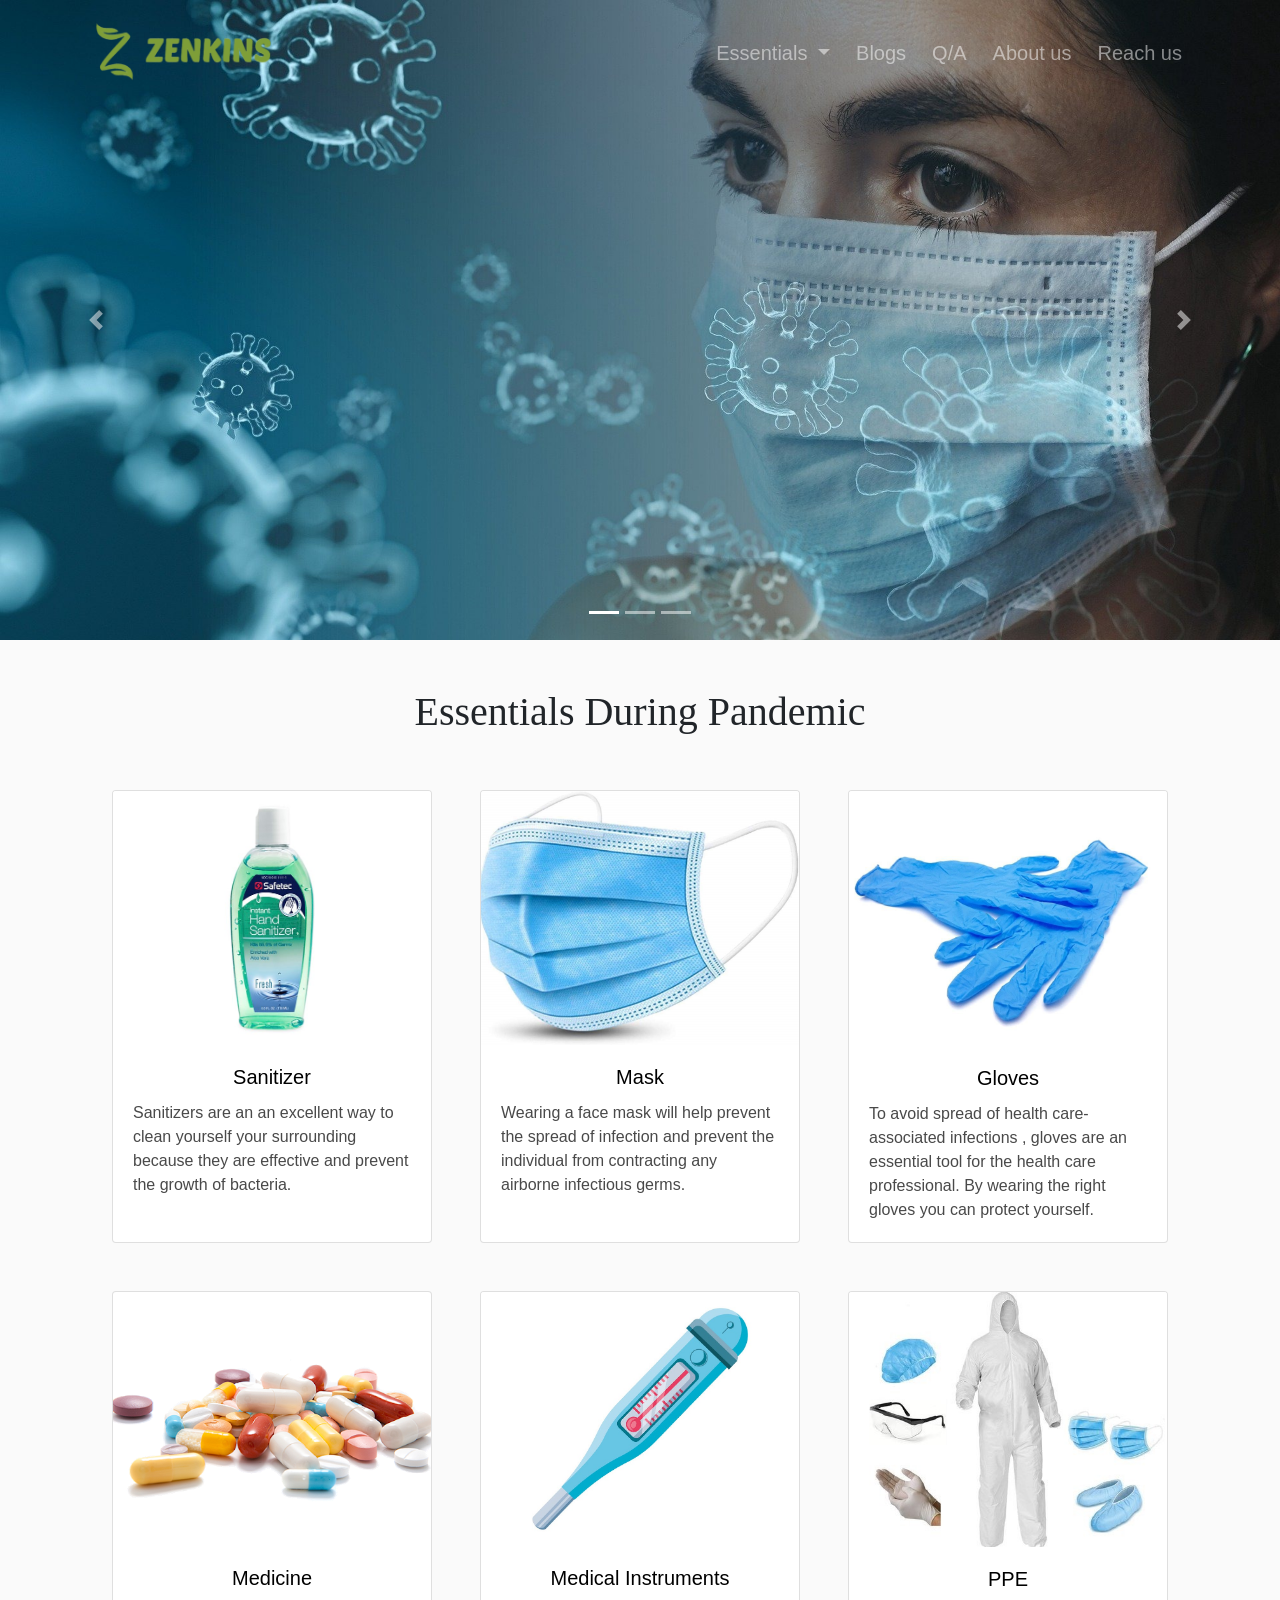
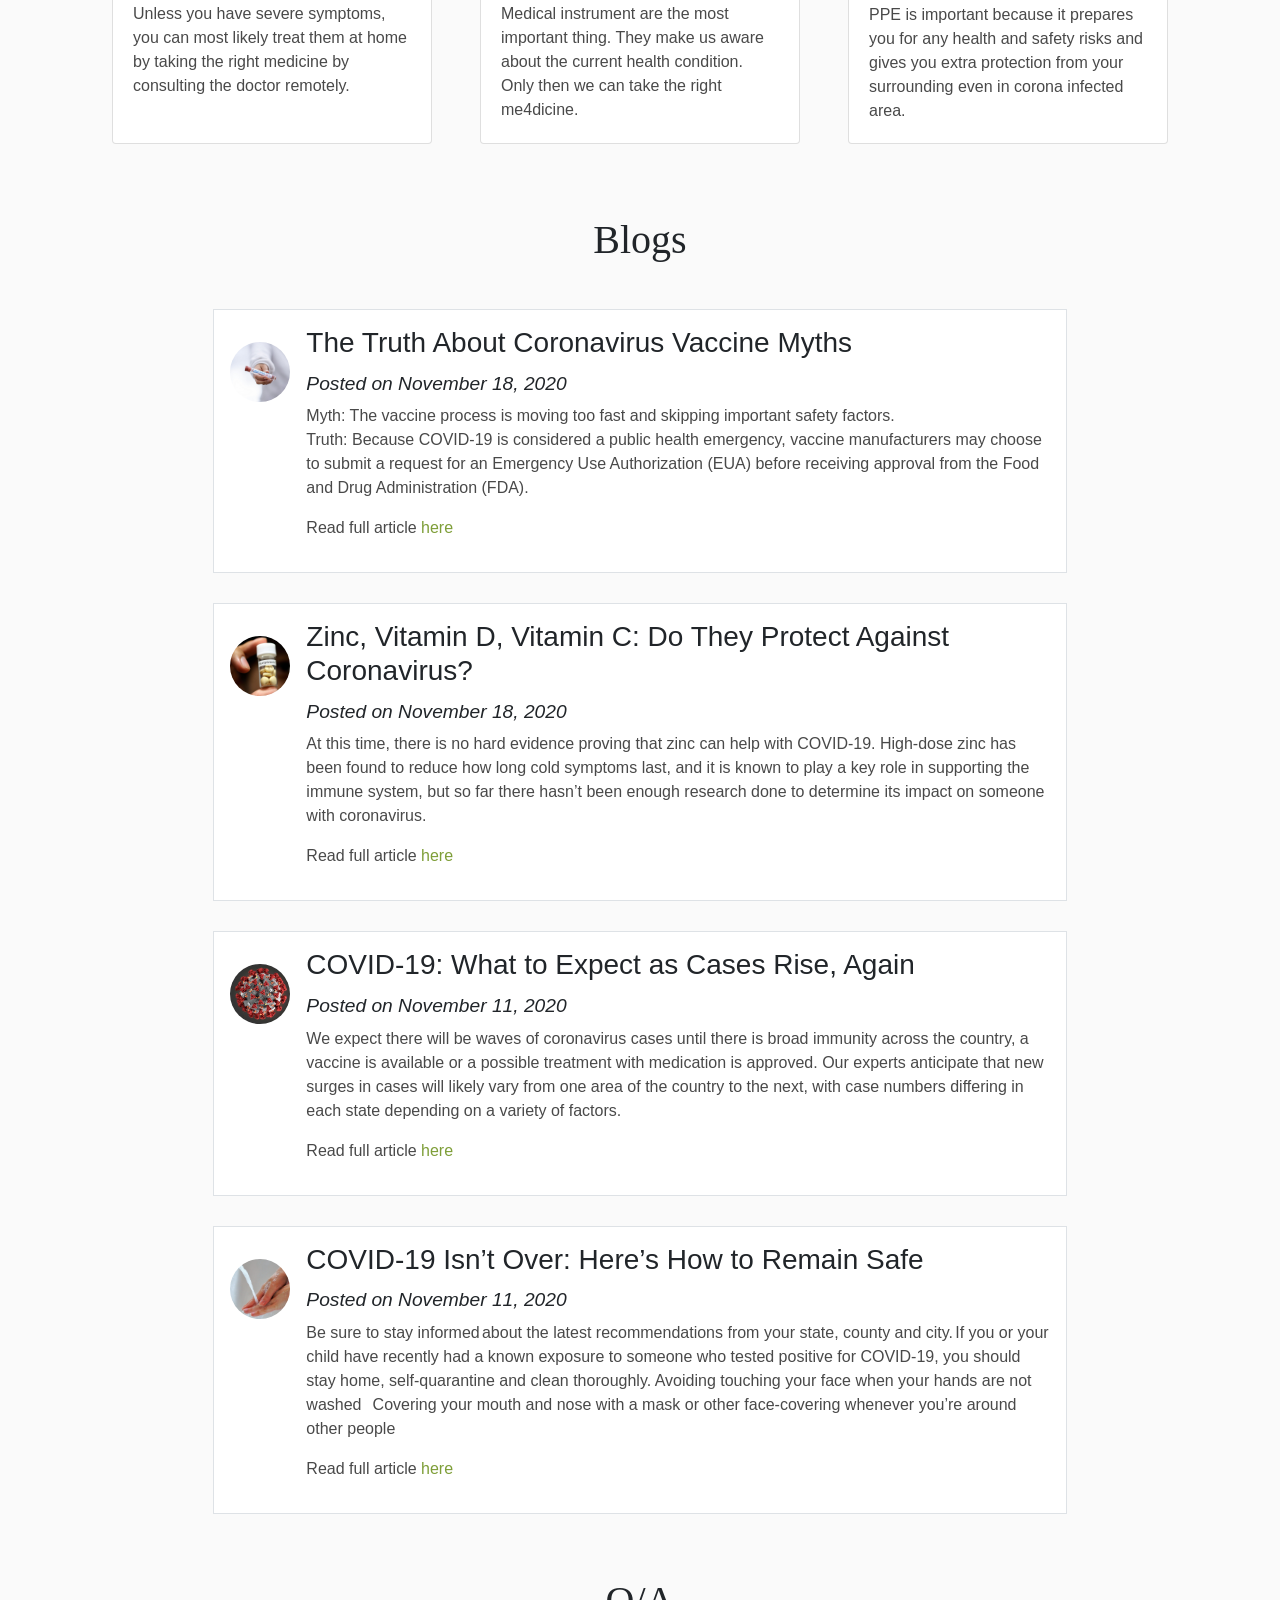
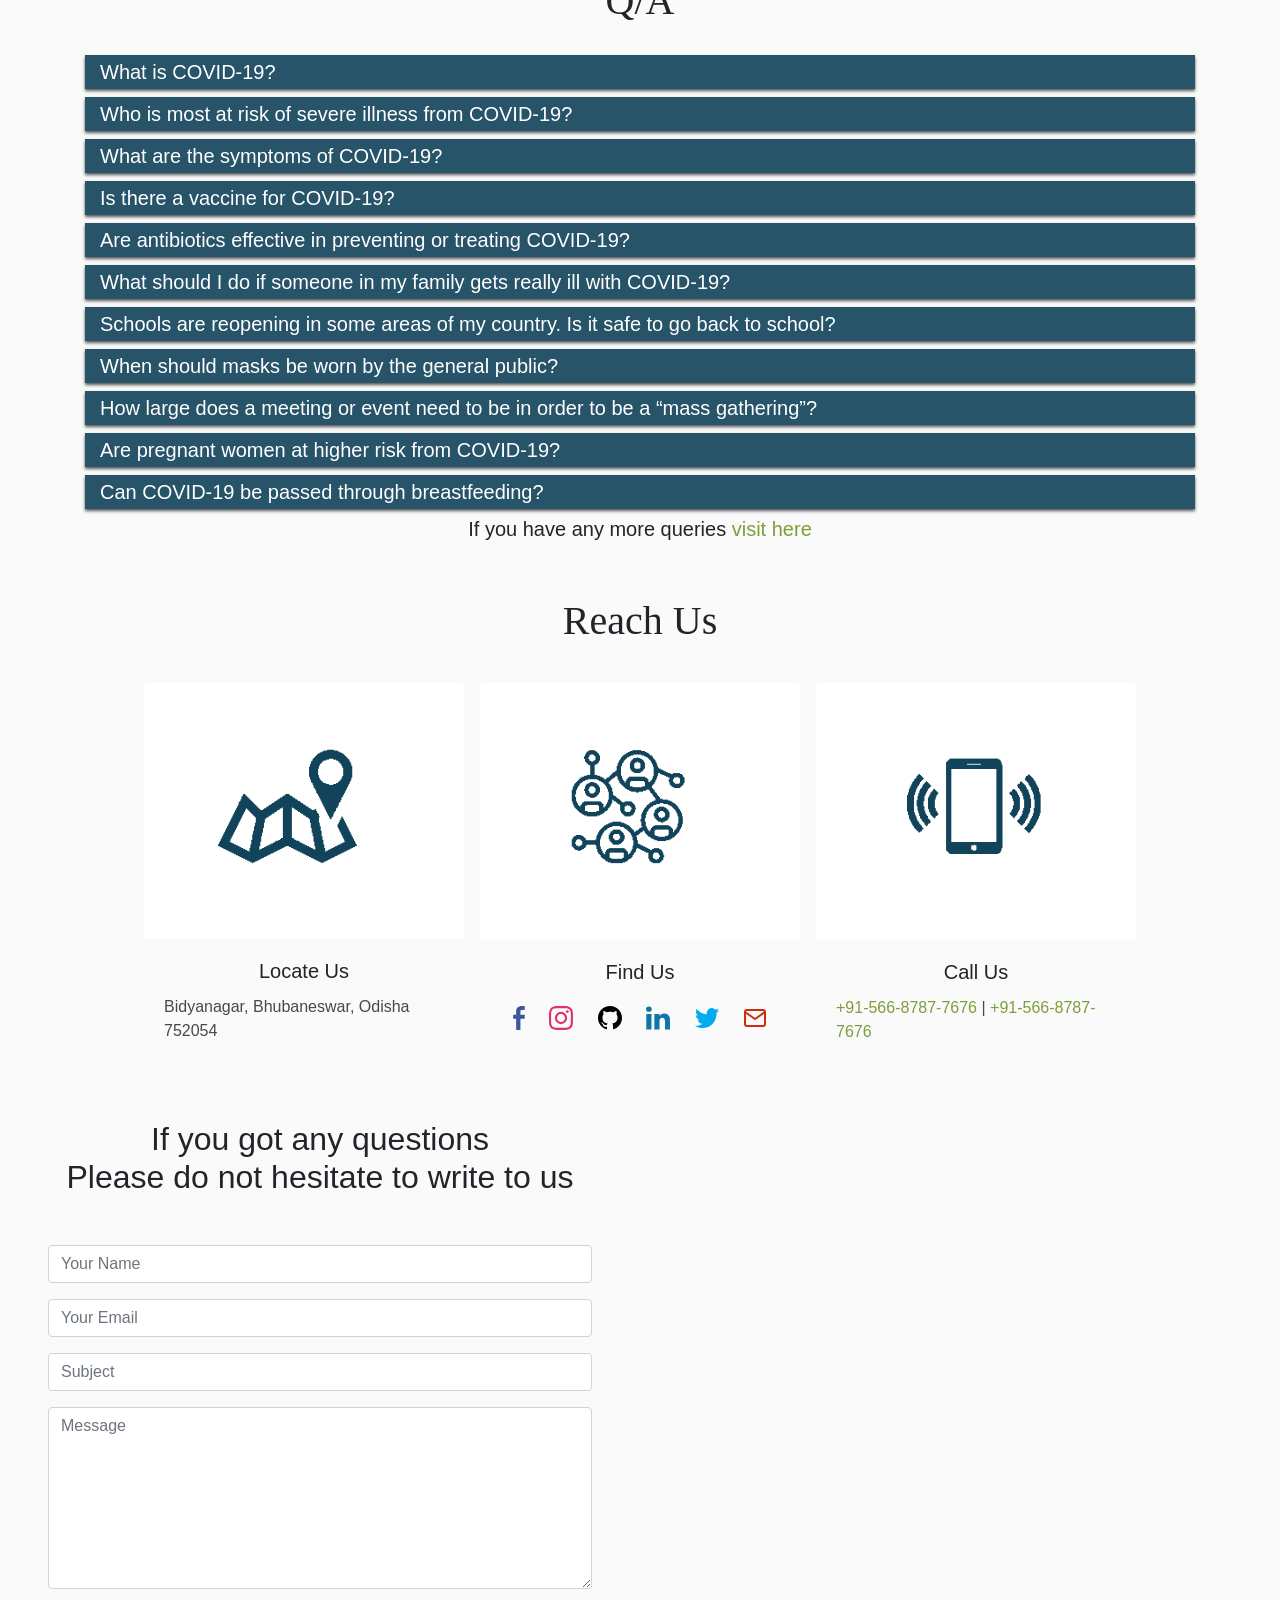
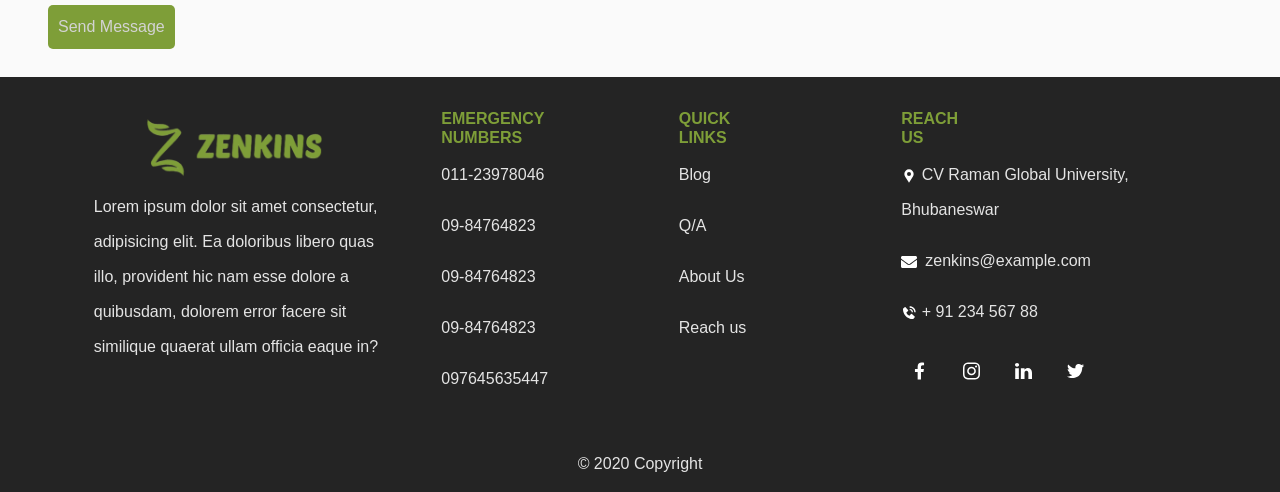
<file: index.html>
<!DOCTYPE html>
<html lang="en">
<head>
    <meta charset="UTF-8">
    <meta name="viewport" content="width=device-width, initial-scale=1.0">
    <title>Zenkins</title>
    <link rel="icon" href="img/titleimage.png">
    <link rel="stylesheet" href="css/style.css">
    <!-- <link rel="stylesheet" href="https://maxcdn.bootstrapcdn.com/bootstrap/3.4.1/css/bootstrap.min.css">-->
  <script src="https://ajax.googleapis.com/ajax/libs/jquery/3.5.1/jquery.min.js"></script>
  <!-- <script src="https://maxcdn.bootstrapcdn.com/bootstrap/3.4.1/js/bootstrap.min.js"></script>  -->
  <link rel="stylesheet" href="https://stackpath.bootstrapcdn.com/bootstrap/4.3.1/css/bootstrap.min.css" integrity="sha384-ggOyR0iXCbMQv3Xipma34MD+dH/1fQ784/j6cY/iJTQUOhcWr7x9JvoRxT2MZw1T" crossorigin="anonymous">
<script src="https://stackpath.bootstrapcdn.com/bootstrap/4.3.1/js/bootstrap.min.js" integrity="sha384-JjSmVgyd0p3pXB1rRibZUAYoIIy6OrQ6VrjIEaFf/nJGzIxFDsf4x0xIM+B07jRM" crossorigin="anonymous"></script>
<script src="js/app.js"></script>
<link rel="stylesheet" href="https://maxcdn.bootstrapcdn.com/font-awesome/4.5.0/css/font-awesome.min.css">
</head>
<body>
  
  <nav class="navbar navbar-expand-lg navbar-dark fixed-top">
    <div class="container">
      <a class="navbar-brand" href="index.html">
            <img src="img/logo.png" alt="">
          </a>
      <button class="navbar-toggler" type="button" data-toggle="collapse" data-target="#navbarResponsive" aria-controls="navbarResponsive" aria-expanded="false" aria-label="Toggle navigation">
            <span class="navbar-toggler-icon"></span>
          </button>
      <div class="collapse navbar-collapse" id="navbarResponsive">
        <ul class="navbar-nav ml-auto">
          
          
          
          <li class="dropdown nav-item">
            <a class="dropdown-toggle nav-link" data-toggle="dropdown" href="#">Essentials
            <span class="caret"></span></a>
            <ul class="dropdown-menu">
              <li><a href="sanitizer.html">Sanitizer</a></li>
              <li><a href="mask.html">Mask</a></li>
              <li><a href="gloves.html">Gloves</a></li>
              <li><a href="medicines.html">Medicines</a></li>
              <li><a href="instruments.html">Medical Instrument</a></li>
              <li><a href="ppe.html">PPE Kit</a></li>
            </ul>
          </li>
          <li class="nav-item">
            <a class="nav-link" href="index.html#blog">Blogs</a>
          </li>
          <li class="nav-item">
            <a class="nav-link" href="index.html#qna">Q/A</a>
          </li>
          <li class="nav-item ">
            <a class="nav-link" href="about.html">About us
                  
            </a>
          </li>
          <li class="nav-item">
            <a class="nav-link" href="index.html#reachus">Reach us</a>
          </li>
        </ul>
      </div>
    </div>
  </nav>

    <section class="">
        
        <div id="carouselExampleIndicators" class="carousel slide" data-ride="carousel">
            <ol class="carousel-indicators">
              <li data-target="#carouselExampleIndicators" data-slide-to="0" class="active"></li>
              <li data-target="#carouselExampleIndicators" data-slide-to="1"></li>
              <li data-target="#carouselExampleIndicators" data-slide-to="2"></li>
            </ol>
            <div class="carousel-inner">
              <div class="carousel-item active">
                <img class="d-block w-100" src="img/banner1.jpg" alt="First slide">
               
              </div>
              <div class="carousel-item">
                <img class="d-block w-100" src="img/banner2.jpg" alt="Second slide">
               
              </div>
              <div class="carousel-item">
                <img class="d-block w-100" src="img/banner3.jpg" alt="Third slide">
               
              </div>
            </div>
            <a class="carousel-control-prev" href="#carouselExampleIndicators" role="button" data-slide="prev">
              <span class="carousel-control-prev-icon" aria-hidden="true"></span>
              <span class="sr-only">Previous</span>
            </a>
            <a class="carousel-control-next" href="#carouselExampleIndicators" role="button" data-slide="next">
              <span class="carousel-control-next-icon" aria-hidden="true"></span>
              <span class="sr-only">Next</span>
            </a>
          </div></section>

          <section class=" my-5" id="essentials">
      
              
            <div class="col-xl-12">
                <h1 class="heading">Essentials during pandemic</h1>
            
            <div class="row">
              
        <div class="card col-xl-3 col-xs-4 col-md-4 col-lg-3 m-4">
          <a href="sanitizer.html">
          <img
            src="img/sanitizer.jpg"
            class="card-img-top"
            alt="..."
          />
          <div class="card-body">
            <h5 class="card-title">Sanitizer</h5>
            <p class="card-text">
             Sanitizers are an an excellent way to clean yourself  your surrounding because they are effective and prevent the growth of bacteria. 
            </p>
          </div>
        </a>
        </div>
        <div class="card col-xl-3 col-xs-4 col-md-4 col-lg-3 m-4">
          <a href="mask.html">
          <img
            src="img/mask.jpg"
            class="card-img-top"
            alt="..."
          />
          <div class="card-body">
            <h5 class="card-title">Mask</h5>
            <p class="card-text">
              Wearing a face mask will help prevent the spread of infection and prevent the individual from contracting any airborne infectious germs. 
            </p>
          </div>
        </a>
        </div>
        <div class="card col-xl-3 col-xs-4 col-md-4 col-lg-3  m-4">
          <a href="gloves.html">
          <img
            src="img/gloves.jpg"
            class="card-img-top"
            alt="..."
          />
          <div class="card-body">
            <h5 class="card-title">Gloves</h5>
            <p class="card-text">
              To avoid spread of health care-associated infections , gloves are an essential tool for the health care professional. By wearing the right gloves you can protect yourself.
            </p>
          </div>
        </a>
        </div>
        
        <div class="card col-xl-3 col-xs-4 col-md-4 col-lg-3 m-4">
          <a href="medicines.html">
          <img
            src="img/medicines.png"
            class="card-img-top"
            alt="..."
          />
          <div class="card-body">
            <h5 class="card-title">Medicine</h5>
            <p class="card-text">
              Unless you have severe symptoms, you can most likely treat them at home by taking the right medicine by consulting the doctor remotely.
            </p>
          </div>
        </a>
        </div> 
        <div class="card col-xl-3 col-xs-4 col-md-4 col-lg-3 m-4">
          <a href="instruments.html">
          <img
            src="img/instrument.jpg"
            class="card-img-top"
            alt="..."
          />
          <div class="card-body">
            <h5 class="card-title">Medical Instruments</h5>
            <p class="card-text">
            Medical instrument are the most important thing. They make us aware about the current health condition. Only then we can take the right me4dicine.
            </p>
          </div>
        </a>
        </div>
        <div class="card col-xl-3 col-xs-4 col-md-4 col-lg-3 m-4">
          <a href="ppe.html">
          <img
            src="img/ppe.jpg"
            class="card-img-top"
            alt="..."
          />
          <div class="card-body">
            <h5 class="card-title">PPE</h5>
            <p class="card-text">
              PPE is important because it prepares you for any health and safety risks and gives you extra protection from your surrounding even in corona infected area.
            </p>
          </div>
        </a>
        </div>



</div>

    </div>
</section>

<section class="mt-5 mb-5" id="blog">
  <div class="col-xl-12">
    <h1 class="heading">Blogs</h1>

<div class="row">
       <div class="col-xl-8  gapp">
        <div class="media border p-3">
          <img src="img/blog1.jpg" alt="John Doe" class="mr-3 mt-3 rounded-circle" style="width:60px;">
          <div class="media-body">
            <h3>The Truth About Coronavirus Vaccine Myths</h3>
            <h4> <small><i>Posted on November 18, 2020</i></small></h4>
            <p>Myth: The vaccine process is moving too fast and skipping important safety factors. <br>

              Truth: Because COVID-19 is considered a public health emergency, vaccine manufacturers may choose to submit a request for an Emergency Use Authorization (EUA) before receiving approval from the Food and Drug Administration (FDA). </p> 
            <p>Read full article <a class="visithere" href="https://www.adventhealth.com/coronavirus-resource-hub/blog/truth-about-coronavirus-vaccine-myths" target="_blank" > here</a></p>
          </div>
        </div>
       </div>
       <div class="col-xl-8  gapp">
        <div class="media border p-3">
          <img src="img/blog2.jpg" alt="John Doe" class="mr-3 mt-3 rounded-circle" style="width:60px;">
          <div class="media-body">
            <h3>Zinc, Vitamin D, Vitamin C: Do They Protect Against Coronavirus?</h3>
            <h4> <small><i>Posted on November 18, 2020</i></small></h4>
            <p>At this time, there is no hard evidence proving that zinc can help with COVID-19. High-dose zinc has been found to reduce how long cold symptoms last, and it is known to play a key role in supporting the immune system, but so far there hasn’t been enough research done to determine its impact on someone with coronavirus.  </p>
            <p>Read full article <a class="visithere" href="https://www.adventhealth.com/coronavirus-resource-hub/blog/zinc-vitamin-d-vitamin-c-do-they-protect-against-coronavirus" target="_blank" > here</a></p>
          </div>
        </div>
       </div>
       
       <div class="col-xl-8  gapp">
        <div class="media border p-3">
          <img src="img/blog3.jpg" alt="John Doe" class="mr-3 mt-3 rounded-circle" style="width:60px;">
          <div class="media-body">
            <h3>COVID-19: What to Expect as Cases Rise, Again</h3>
            <h4> <small><i>Posted on November 11, 2020</i></small></h4>
            <p>We expect there will be waves of coronavirus cases until there is broad immunity across the country, a vaccine is available or a possible treatment with medication is approved. Our experts anticipate that new surges in cases will likely vary from one area of the country to the next, with case numbers differing in each state depending on a variety of factors.  </p>
            <p>Read full article <a class="visithere" href="https://www.adventhealth.com/coronavirus-resource-hub/blog/covid-19-what-expect-cases-rise-again" target="_blank" > here</a></p>
          </div>
        </div>
       </div>
       <div class="col-xl-8  gapp">
        <div class="media border p-3">
          <img src="img/blog4.jpg" alt="John Doe" class="mr-3 mt-3 rounded-circle" style="width:60px;">
          <div class="media-body">
            <h3>COVID-19 Isn’t Over: Here’s How to Remain Safe</h3>
            <h4> <small><i>Posted on November 11, 2020</i></small></h4>
            <p>Be sure to stay informed about the latest recommendations from your state, county and city. If you or your child have recently had a known exposure to someone who tested positive for COVID-19, you should stay home, self-quarantine and clean thoroughly. Avoiding touching your face when your hands are not washed    

              Covering your mouth and nose with a mask or other face-covering whenever you’re around other people   </p>
            <p>Read full article <a class="visithere" href="https://www.adventhealth.com/coronavirus-resource-hub/blog/covid-19-isnt-over-heres-how-remain-safe" target="_blank" > here</a></p>
          </div>
        </div>
       </div>
  
 
 

</div>

</div>

</section>
<section class="mt-5 mb-5 qa" id="qna">
  <div class="col-xl-12">
    <h1 class="heading">Q/A</h1>
    <div class="row">
      <div class="container">
        <div class="panel-group" id="accordion">

          <div class="panel panel-default">
            <a data-toggle="collapse" data-parent="#accordion" href="#collapse1">
            <div class="panel-heading">
              <h5 class="panel-title">
                What is COVID-19?
              </h5>
            </div>
          </a>
            <div id="collapse1" class="panel-collapse collapse in">
              <div class="panel-body"><p>COVID-19 is the disease caused by a new coronavirus called SARS-CoV-2.  WHO first learned of this new virus on 31 December 2019, following a report of a cluster of cases of ‘viral pneumonia’ in Wuhan, People’s Republic of China.</p></div>
            </div>
          </div>

          <div class="panel panel-default">
            <a data-toggle="collapse" data-parent="#accordion" href="#collapse2">
            <div class="panel-heading">
              <h5 class="panel-title">
                Who is most at risk of severe illness from COVID-19?
              </h5>
            </div>
          </a>
            <div id="collapse2" class="panel-collapse collapse">
              <div class="panel-body"><p>People aged 60 years and over, and those with underlying medical problems like high blood pressure, heart and lung problems, diabetes, obesity or cancer, are at higher risk of developing serious illness.
                <br> However, anyone can get sick with COVID-19 and become seriously ill or die at any age. </p> </div>
            </div>
          </div>

          <div class="panel panel-default">
            <a data-toggle="collapse" data-parent="#accordion" href="#collapse3">
            <div class="panel-heading">
              <h5 class="panel-title">
                What are the symptoms of COVID-19?
              </h5>
            </div>
          </a>
            <div id="collapse3" class="panel-collapse collapse">
              <div class="panel-body"><p>The most common symptoms of COVID-19 are:Fever,Dry cough and Fatigue </p> 
                <p>  Other symptoms that are less common and may affect some patients include:
                Loss of taste or smell, 
                Nasal congestion, 
                Conjunctivitis (also known as red eyes), 
                Sore throat, 
                Headache, 
                Muscle or joint pain, 
                Different types of skin rash, 
                Nausea or vomiting, 
                Diarrhea, 
                Chills or dizziness. </p> 
                <p>  Symptoms of severe COVID‐19 disease include:
                 Shortness of breath,
                Loss of appetite,
                Confusion,
                Persistent pain or pressure in the chest,
                High temperature (above 38 °C).</p> 
                <p> People of all ages who experience fever and/or cough associated with difficulty breathing or shortness of breath, chest pain or pressure, or loss of speech or movement should seek medical care immediately. If possible, call your health care provider, hotline or health facility first, so you can be directed to the right clinic.</p></div>
            </div>
          </div>

          <div class="panel panel-default">
            <a data-toggle="collapse" data-parent="#accordion" href="#collapse4">
            <div class="panel-heading">
              <h5 class="panel-title">
                Is there a vaccine for COVID-19?

              </h5>
            </div>
          </a>
            <div id="collapse4" class="panel-collapse collapse">
              <div class="panel-body"><p>Not yet. Many potential vaccines for COVID-19 are being studied, and several large clinical trials may report results
                 later this year. If a vaccine is proven safe and effective, it must be approved by national regulators, manufactured, and distributed.
                  WHO is working with partners around the world to help coordinate key steps in this process. WHO is working through the ACT-Accelerator to facilitate equitable access to a safe and effective vaccine for the billions of people who will need it, once it is available.</p></div>
            </div>
          </div>

          <div class="panel panel-default">
            <a data-toggle="collapse" data-parent="#accordion" href="#collapse5">
            <div class="panel-heading">
              <h5 class="panel-title">
                Are antibiotics effective in preventing or treating COVID-19?
              </h5>
            </div>
          </a>
            <div id="collapse5" class="panel-collapse collapse">
              <div class="panel-body">  <p>Antibiotics do not work against viruses; they only work on bacterial infections.
                 COVID-19 is caused by a virus, so antibiotics do not work. Antibiotics should not be used as a means of prevention or treatment of COVID-19.</p> 

               <p>In hospitals, physicians will sometimes use antibiotics to prevent or treat secondary bacterial infections which can be
                  a complication of COVID-19 in severely ill patients. They should only be used as directed by a physician to treat a bacterial infection.</p></div>
            </div>
          </div>

          <div class="panel panel-default">
            <a data-toggle="collapse" data-parent="#accordion" href="#collapse6">
            <div class="panel-heading">
              <h5 class="panel-title">
                What should I do if someone in my family gets really ill with COVID-19?
              </h5>
            </div>
          </a>
            <div id="collapse6" class="panel-collapse collapse">
              <div class="panel-body"><p>
                Seek medical care, if members of your family get seriously ill.  If possible, either you or an adult should phone the local or national COVID-19 
                emergency number for advice on where and how you could get care. If your family member is confirmed as having COVID-19, you must be prepared that
                 you and other known contacts will need to monitor your symptoms,
                 and continue to self-quarantine for 14 days, even if you feel healthy.
              </p></div>
            </div>
          </div>

          <div class="panel panel-default">
            <a data-toggle="collapse" data-parent="#accordion" href="#collapse11">
            <div class="panel-heading">
              <h5 class="panel-title">
                Schools are reopening in some areas of my country. Is it safe to go back to school?
              </h5>
            </div>
          </a>
            <div id="collapse11" class="panel-collapse collapse">
              <div class="panel-body"><p>
                A decision to reopen schools in every country and area is made based on careful assessment of the situation, with consensus among all the key parties involved, including the health and education policy-makers, teachers and other school staff, parents and health and community workers. In addition, the reopening of schools are carefully planned and prepared, with all necessary measures in place to protect the safety and health of everyone in the school community. </p>

                <p>Therefore, if your school reopens, you should feel assured it is safe for you to go back to school – provided that you strictly follow the guidelines and rules that will be provided by your school. </p>

                  <p>Of course, if you have any concerns with going back to school, do not hesitate to speak out to your teachers and parents or guardians. 
              </p></div>
            </div>
          </div>
          <div class="panel panel-default">
            <a data-toggle="collapse" data-parent="#accordion" href="#collapse7">
            <div class="panel-heading">
              <h5 class="panel-title">
                When should masks be worn by the general public?
              </h5>
            </div>
          </a>
            <div id="collapse7" class="panel-collapse collapse">
              <div class="panel-body"><p>Within wider environments where the virus is spreading, masks should be worn by the general public in settings where it is not possible to maintain at least 1 meter from others. Examples of these settings include indoor locations that are crowded and have poor ventilation, public transport and places of high population density – among others. </p>
              </div>
            </div>
          </div>
          <div class="panel panel-default">
            <a data-toggle="collapse" data-parent="#accordion" href="#collapse8">
            <div class="panel-heading">
              <h5 class="panel-title">
                How large does a meeting or event need to be in order to be a “mass gathering”?
              </h5>
            </div>
          </a>
            <div id="collapse8" class="panel-collapse collapse">
              <div class="panel-body"><p>High profile international sporting events such as the Olympics or World Cups as well as international religious
                 events such as the Hajj count as mass gatherings. However, lower profile conferences and events can also meet WHO’s definition of a mass 
                 gathering. An event counts as a “mass gatherings” if the number of people it brings together is so large that it has the potential to 
                 strain the planning and response resources of the health system in the community where it takes place. You need to consider the location 
                 and duration of the event as well as the number of participants. For example, if the event takes place over several days in a small island 
                 state where the capacity of the health system is quite limited then even an event with just a few thousand participants could place a big 
                 strain on the health system and then be considered a “mass gathering” event. Conversely, if the event is held in a big city in a country 
                 with a large, well-resourced health system and lasts just a few hours, the event may not constitute a “mass gathering” event. </p></div>
            </div>
          </div>
          <div class="panel panel-default">
            <a data-toggle="collapse" data-parent="#accordion" href="#collapse9">
            <div class="panel-heading">
              <h5 class="panel-title">
                Are pregnant women at higher risk from COVID-19?
              </h5>
            </div>
          </a>
            <div id="collapse9" class="panel-collapse collapse">
              <div class="panel-body"><p> Pregnant women or recently pregnant women who are  older, overweight, and have pre-existing medical conditions such as hypertension and diabetes seem to have an increased  risk of developing severe COVID-19. When pregnant women develop severe disease, they also seem to more often require care in intensive care units than non-pregnant women of reproductive age.</p></div>
            </div>
          </div>
          <div class="panel panel-default">
            <a data-toggle="collapse" data-parent="#accordion" href="#collapse10">
            <div class="panel-heading">
              <h5 class="panel-title">
                Can COVID-19 be passed through breastfeeding?

              </h5>
            </div>
          </a>
            <div id="collapse10" class="panel-collapse collapse">
              <div class="panel-body"><p>Transmission of active COVID-19 (virus that can cause infection) through breast milk and breastfeeding has not been detected to date. There is no reason to avoid or stop breastfeeding.</p></div>
            </div>
          </div>




        </div> 
      </div>
      <h5>If you have any more queries <a class="visithere" href="https://www.who.int/emergencies/diseases/novel-coronavirus-2019/question-and-answers-hub" target="_blank">visit here</a></h5>
    </div>
</div>

</section>
<section class="mt-5 mb-5" id="reachus">
  <div class="col-xl-12">
    <h1 class="heading">Reach us</h1>

<div class="row">
       
  <div class=" col-xl-3 col-xs-4 col-md-4 col-lg-3 m-2">
   
    <img
    src="img/map.png"
    class="card-img-top"
    alt="..."
  />
    <div class="card-body">
      <h5 class="card-title">Locate us</h5>
      <p class="card-text">
        Bidyanagar,  Bhubaneswar, Odisha 752054
      </p>
    </div>
  
  </div>
  <div class="col-xl-3 col-xs-4 col-md-4 col-lg-3 m-2">
    
    <img
      src="img/network.png"
      class="card-img-top"
      alt="..."
    />
    <div class="card-body ">
      <h5 class="card-title">Find us</h5>
      <p class="card-text social ">
      <a href=""> <svg xmlns="http://www.w3.org/2000/svg" xmlns:xlink="http://www.w3.org/1999/xlink" aria-hidden="true" focusable="false" width="0.75em" height="1.5em" style="-ms-transform: rotate(360deg); -webkit-transform: rotate(360deg); transform: rotate(360deg);" preserveAspectRatio="xMidYMid meet" viewBox="0 0 486.037 1000"><path d="M124.074 1000V530.771H0V361.826h124.074V217.525C124.074 104.132 197.365 0 366.243 0C434.619 0 485.18 6.555 485.18 6.555l-3.984 157.766s-51.564-.502-107.833-.502c-60.9 0-70.657 28.065-70.657 74.646v123.361h183.331l-7.977 168.945H302.706V1000H124.074" fill="#3b5998"/></svg>
       <a href=""><svg xmlns="http://www.w3.org/2000/svg" xmlns:xlink="http://www.w3.org/1999/xlink" aria-hidden="true" focusable="false" width="1.5em" height="1.5em" style="-ms-transform: rotate(360deg); -webkit-transform: rotate(360deg); transform: rotate(360deg);" preserveAspectRatio="xMidYMid meet" viewBox="0 0 32 32"><path d="M16 0c-4.349 0-4.891.021-6.593.093c-1.709.084-2.865.349-3.885.745a7.847 7.847 0 0 0-2.833 1.849A7.757 7.757 0 0 0 .84 5.52C.444 6.54.179 7.696.095 9.405c-.077 1.703-.093 2.244-.093 6.593s.021 4.891.093 6.593c.084 1.704.349 2.865.745 3.885a7.847 7.847 0 0 0 1.849 2.833a7.757 7.757 0 0 0 2.833 1.849c1.02.391 2.181.661 3.885.745c1.703.077 2.244.093 6.593.093s4.891-.021 6.593-.093c1.704-.084 2.865-.355 3.885-.745a7.847 7.847 0 0 0 2.833-1.849a7.716 7.716 0 0 0 1.849-2.833c.391-1.02.661-2.181.745-3.885c.077-1.703.093-2.244.093-6.593s-.021-4.891-.093-6.593c-.084-1.704-.355-2.871-.745-3.885a7.847 7.847 0 0 0-1.849-2.833A7.716 7.716 0 0 0 26.478.838c-1.02-.396-2.181-.661-3.885-.745C20.89.016 20.349 0 16 0zm0 2.88c4.271 0 4.781.021 6.469.093c1.557.073 2.405.333 2.968.553a4.989 4.989 0 0 1 1.844 1.197a4.931 4.931 0 0 1 1.192 1.839c.22.563.48 1.411.553 2.968c.072 1.688.093 2.199.093 6.469s-.021 4.781-.099 6.469c-.084 1.557-.344 2.405-.563 2.968c-.303.751-.641 1.276-1.199 1.844a5.048 5.048 0 0 1-1.844 1.192c-.556.22-1.416.48-2.979.553c-1.697.072-2.197.093-6.479.093s-4.781-.021-6.48-.099c-1.557-.084-2.416-.344-2.979-.563c-.76-.303-1.281-.641-1.839-1.199c-.563-.563-.921-1.099-1.197-1.844c-.224-.556-.48-1.416-.563-2.979c-.057-1.677-.084-2.197-.084-6.459c0-4.26.027-4.781.084-6.479c.083-1.563.339-2.421.563-2.979c.276-.761.635-1.281 1.197-1.844c.557-.557 1.079-.917 1.839-1.199c.563-.219 1.401-.479 2.964-.557c1.697-.061 2.197-.083 6.473-.083zm0 4.907A8.21 8.21 0 0 0 7.787 16A8.21 8.21 0 0 0 16 24.213A8.21 8.21 0 0 0 24.213 16A8.21 8.21 0 0 0 16 7.787zm0 13.546c-2.948 0-5.333-2.385-5.333-5.333s2.385-5.333 5.333-5.333c2.948 0 5.333 2.385 5.333 5.333S18.948 21.333 16 21.333zM26.464 7.459a1.923 1.923 0 0 1-1.923 1.921a1.919 1.919 0 1 1 0-3.838c1.057 0 1.923.86 1.923 1.917z" fill="#E1306C"/></svg></a>
       <a href=""> <svg xmlns="http://www.w3.org/2000/svg" xmlns:xlink="http://www.w3.org/1999/xlink" aria-hidden="true" focusable="false" width="1.5em" height="1.5em" style="-ms-transform: rotate(360deg); -webkit-transform: rotate(360deg); transform: rotate(360deg);" preserveAspectRatio="xMidYMid meet" viewBox="0 0 64 64"><path fill="black" d="M32 0C14 0 0 14 0 32c0 21 19 30 22 30c2 0 2-1 2-2v-5c-7 2-10-2-11-5c0 0 0-1-2-3c-1-1-5-3-1-3c3 0 5 4 5 4c3 4 7 3 9 2c0-2 2-4 2-4c-8-1-14-4-14-15c0-4 1-7 3-9c0 0-2-4 0-9c0 0 5 0 9 4c3-2 13-2 16 0c4-4 9-4 9-4c2 7 0 9 0 9c2 2 3 5 3 9c0 11-7 14-14 15c1 1 2 3 2 6v8c0 1 0 2 2 2c3 0 22-9 22-30C64 14 50 0 32 0z"/></svg></a> 
       <a href=""> <svg xmlns="http://www.w3.org/2000/svg" xmlns:xlink="http://www.w3.org/1999/xlink" aria-hidden="true" focusable="false" width="1.51em" height="1.5em" style="-ms-transform: rotate(360deg); -webkit-transform: rotate(360deg); transform: rotate(360deg);" preserveAspectRatio="xMidYMid meet" viewBox="0 0 1046.16 1000"><path d="M237.485 1000V325.301H13.229V1000h224.256zM125.386 233.127c78.202 0 126.879-51.809 126.879-116.553C250.808 50.37 203.591-.001 126.87-.001C50.161-.001-.002 50.371-.002 116.574c0 64.747 48.665 116.553 123.924 116.553h1.457zM361.61 1000h224.256V623.215c0-20.165 1.457-40.309 7.379-54.724c16.212-40.289 53.111-82.017 115.06-82.017c81.149 0 113.613 61.872 113.613 152.572v360.949h224.242V613.129c0-207.241-110.636-303.668-258.183-303.668c-120.977 0-174.094 67.622-203.603 113.679h1.497v-97.853H361.615c2.943 63.31 0 674.699 0 674.699z" fill="#0e76a8"/></svg></a> 
       <a href=""><svg xmlns="http://www.w3.org/2000/svg" xmlns:xlink="http://www.w3.org/1999/xlink" aria-hidden="true" focusable="false" width="1.5em" height="1.5em" style="-ms-transform: rotate(360deg); -webkit-transform: rotate(360deg); transform: rotate(360deg);" preserveAspectRatio="xMidYMid meet" viewBox="0 0 1200 1200"><path d="M1200 216.995c-8.026 16.946-22.966 38.351-44.816 64.214s-48.828 48.606-80.937 68.227c.893 7.136 1.562 13.824 2.007 20.067c3.463 96.12-19.561 195.847-51.505 278.93c-61.918 154.473-156.795 278.795-292.308 363.21c-141.314 81.058-305.892 98.298-457.525 83.612C174.25 1083.694 75.033 1050.822 0 988.901c137.233 16.404 265.305-30.28 366.555-105.687c-112.472 2.847-194.191-78.514-232.775-172.575c17.393 4.559 35.588 4.009 52.174 2.677c20.416-1.918 39.796-3.833 58.863-8.026c-71.717-23.139-134.469-65.675-167.224-129.767c-19.213-40.61-27.888-79.282-28.093-123.077c33.605 17.693 74.028 34.937 111.037 33.444c-55.892-47.347-100.7-107.857-109.03-177.258c-5.259-57.866 9.221-110.688 30.101-159.866c83.607 91.885 177.415 167.502 285.618 214.047c73.998 30.302 147.786 46.507 224.081 46.822c-8.807-68.145-1.959-134.05 30.101-189.967c37.73-60.118 92.778-94.998 154.516-112.375c88.337-22.652 174.496 9.345 228.763 70.903c58.521-6.321 114.58-32.283 159.197-58.863c-18.958 57.41-55.874 114.492-109.699 141.806c51.247-9.488 100.149-24.659 145.815-44.144z" fill="#00acee"/></svg></a>  
       <a href=""><svg xmlns="http://www.w3.org/2000/svg" xmlns:xlink="http://www.w3.org/1999/xlink" aria-hidden="true" focusable="false" width="1.5em" height="1.5em" style="-ms-transform: rotate(360deg); -webkit-transform: rotate(360deg); transform: rotate(360deg);" preserveAspectRatio="xMidYMid meet" viewBox="0 0 24 24"><g fill="none" stroke="#CB2D0D" stroke-width="2" stroke-linecap="round" stroke-linejoin="round"><path d="M4 4h16c1.1 0 2 .9 2 2v12c0 1.1-.9 2-2 2H4c-1.1 0-2-.9-2-2V6c0-1.1.9-2 2-2z"/><path d="M22 6l-10 7L2 6"/></g></svg></a>  
      </p>
    </div>
 
  </div>
 
 
  <div class="col-xl-3 col-xs-4 col-md-4 col-lg-3 m-2">

    <img
      src="img/call.png"
      class="card-img-top"
      alt="..."
    />
    <div class="card-body">
      <h5 class="card-title">Call us</h5>
      <p class="card-text text-align-center">
       <a href="tel:5551234567" class="visithere">+91-566-8787-7676</a> | <a href="tel:5551234567" class="visithere">+91-566-8787-7676</a> 
      </p>
    </div>

  </div>
</div>

</div>

</section>
<section style="overflow: hidden;  ">
  <div class="col-xl-12">  
<div class="container-fluid px-0">
  <div class="row d-flex block-9  mb-0">
    <div class="col-md-12 mb-md-0 col-lg-6 justify-content-left mx-0">
     
      <form action="#" class=" pr-5 pl-5  contact-form">
        <h2 class="text-center mb-5">If you got any questions <br>Please do not hesitate to write to us</h2>
      <div class="form-group">
        <input type="text" class="form-control" placeholder="Your Name">
      </div>
      <div class="form-group">
        <input type="text" class="form-control" placeholder="Your Email">
      </div>
      <div class="form-group">
        <input type="text" class="form-control" placeholder="Subject">
      </div>
      <div class="form-group">
        <textarea name="" id="" cols="30" rows="7" class="form-control" placeholder="Message"></textarea>
      </div>
      <div class="form-group">
        <button class="mybut" type="submit" class="btn button py-3 px-5"> Send Message</button>
      </div>
    </form>
    </div> 
    <div class="col-md-12 col-lg-6 align-self-stretch justify-content-right">
      <div id="map"><iframe src="https://www.google.com/maps/embed?pb=!1m18!1m12!1m3!1d3743.953205412001!2d85.73360411478023!3d20.219265486442463!2m3!1f0!2f0!3f0!3m2!1i1024!2i768!4f13.1!3m3!1m2!1s0x3a19a8fa59ac3c81%3A0xc81fc475faa77274!2sC.%20V.%20Raman%20Global%20University!5e0!3m2!1sen!2sin!4v1606483684934!5m2!1sen!2sin" width="670" height="550" frameborder="0" style="border:0;" allowfullscreen="" aria-hidden="false" tabindex="0"></iframe></div>
     </div>
     </div>
       
       
     
</div>
</div>
  </section>
        <footer class="myfooter pt-3" style="background-color: #242424;">
        
          
            <!-- Footer Links -->
          <div class="container text-center text-md-left">
        
            <!-- Grid row -->
            <div class="row mt-3">
        
              <!-- Grid column -->
              <div class="col-md-3 col-lg-4 col-xl-3 mx-auto mb-4">
                <!-- Content -->
                <div style="text-align: center;"><img src="img/logo.png" style="height: 80px;"></div>
                <p>Lorem ipsum dolor sit amet consectetur, adipisicing elit. Ea doloribus libero quas illo, provident hic nam esse dolore a quibusdam, dolorem error facere sit similique quaerat ullam officia eaque in?</p>
        
              </div>
              <!-- Grid column -->
        
              <!-- Grid column -->
              <div class="col-md-2 col-lg-2 col-xl-2 mx-auto mb-4">
        
                <!-- Links -->
                <h6 class="text-uppercase font-weight-bold">Emergency <br> Numbers</h6>
         
                <p>
                  <a href="tel:011-23978046" title="corona helpline">011-23978046</a>
                  <p>
                    <a href="09-84764823" title="helpline">09-84764823</a> 
                 </p>
                 <p>
                  <a href="09-84764823" title="helpline">09-84764823</a> 
               </p>
               
                <p>
                  <a href="09-84764823" title="helpline">09-84764823</a> 
               </p>
                <p>
                  <a href="tel:097645635447" title="corona helpline">097645635447</a>    
              </p>
        
              </div>
              <!-- Grid column -->
        
              <!-- Grid column -->
              <div class="col-md-3 col-lg-2 col-xl-2 mx-auto mb-4">
        
                <!-- Links -->
                <h6 class="text-uppercase font-weight-bold"> Quick <br> Links   </h6>
               
               
                <p>
                  <a href="index.html#blog">Blog</a>
                </p>
                
                <p>
                  <a href="index.html#qna"> Q/A</a>
                </p>
                
                <p>
                  <a href="about.html">About Us</a>
                </p>
                <p>
                  <a href="index.html#reachus">Reach us</a>
                </p>
              </div>
              <!-- Grid column -->
        
              <!-- Grid column -->
              <div class="col-md-4 col-lg-3 col-xl-3 mx-auto mb-md-0 mb-4">
        
                <!-- Links -->
                <h6 class="text-uppercase font-weight-bold">Reach <br> Us</h6>
               
                <p>
                  <span class=" mr-0"><svg xmlns="http://www.w3.org/2000/svg" xmlns:xlink="http://www.w3.org/1999/xlink" aria-hidden="true" focusable="false" width="1em" height="1em" style="-ms-transform: rotate(360deg); -webkit-transform: rotate(360deg); transform: rotate(360deg);" preserveAspectRatio="xMidYMid meet" viewBox="0 0 24 24"><path d="M19 9A7 7 0 1 0 5 9c0 1.387.41 2.677 1.105 3.765h-.008C8.457 16.46 12 22 12 22l5.903-9.235h-.007A6.98 6.98 0 0 0 19 9zm-7 3a3 3 0 1 1 0-6a3 3 0 0 1 0 6z" fill="white"/></svg></span> CV Raman Global University, Bhubaneswar</p>
                <p>
                  <span class="mr-2"><svg xmlns="http://www.w3.org/2000/svg" xmlns:xlink="http://www.w3.org/1999/xlink" aria-hidden="true" focusable="false" width="1em" height="1em" style="-ms-transform: rotate(360deg); -webkit-transform: rotate(360deg); transform: rotate(360deg);" preserveAspectRatio="xMidYMid meet" viewBox="0 0 512 512"><path d="M502.3 190.8c3.9-3.1 9.7-.2 9.7 4.7V400c0 26.5-21.5 48-48 48H48c-26.5 0-48-21.5-48-48V195.6c0-5 5.7-7.8 9.7-4.7c22.4 17.4 52.1 39.5 154.1 113.6c21.1 15.4 56.7 47.8 92.2 47.6c35.7.3 72-32.8 92.3-47.6c102-74.1 131.6-96.3 154-113.7zM256 320c23.2.4 56.6-29.2 73.4-41.4c132.7-96.3 142.8-104.7 173.4-128.7c5.8-4.5 9.2-11.5 9.2-18.9v-19c0-26.5-21.5-48-48-48H48C21.5 64 0 85.5 0 112v19c0 7.4 3.4 14.3 9.2 18.9c30.6 23.9 40.7 32.4 173.4 128.7c16.8 12.2 50.2 41.8 73.4 41.4z" fill="white"/></svg></span>zenkins@example.com</p>
                <p>
                  <span class=" mr-0"><svg xmlns="http://www.w3.org/2000/svg" xmlns:xlink="http://www.w3.org/1999/xlink" aria-hidden="true" focusable="false" width="1em" height="1em" style="-ms-transform: rotate(360deg); -webkit-transform: rotate(360deg); transform: rotate(360deg);" preserveAspectRatio="xMidYMid meet" viewBox="0 0 24 24"><path d="M20 10.999h2C22 5.869 18.127 2 12.99 2v2C17.052 4 20 6.943 20 10.999z" fill="white"/><path d="M13 8c2.103 0 3 .897 3 3h2c0-3.225-1.775-5-5-5v2zm3.422 5.443a1.001 1.001 0 0 0-1.391.043l-2.393 2.461c-.576-.11-1.734-.471-2.926-1.66c-1.192-1.193-1.553-2.354-1.66-2.926l2.459-2.394a1 1 0 0 0 .043-1.391L6.859 3.513a1 1 0 0 0-1.391-.087l-2.17 1.861a1 1 0 0 0-.29.649c-.015.25-.301 6.172 4.291 10.766C11.305 20.707 16.323 21 17.705 21c.202 0 .326-.006.359-.008a.992.992 0 0 0 .648-.291l1.86-2.171a1 1 0 0 0-.086-1.391l-4.064-3.696z" fill="white"/></svg></span> + 91 234 567 88</p>
               
                    <div class="d-flex socialiconss social">
                      <a href=""> <svg xmlns="http://www.w3.org/2000/svg" xmlns:xlink="http://www.w3.org/1999/xlink" aria-hidden="true" focusable="false" width="2em" height="2em" style="-ms-transform: rotate(360deg); -webkit-transform: rotate(360deg); transform: rotate(360deg);" preserveAspectRatio="xMidYMid meet" viewBox="0 0 32 32"><path d="M23.446 18l.889-5.791h-5.557V8.451c0-1.584.776-3.129 3.265-3.129h2.526V.392S22.277.001 20.085.001c-4.576 0-7.567 2.774-7.567 7.795v4.414H7.431v5.791h5.087v14h6.26v-14z" fill="white"/></svg>
                        <a href=""> <svg xmlns="http://www.w3.org/2000/svg" xmlns:xlink="http://www.w3.org/1999/xlink" aria-hidden="true" focusable="false" width="2em" height="2em" style="-ms-transform: rotate(360deg); -webkit-transform: rotate(360deg); transform: rotate(360deg);" preserveAspectRatio="xMidYMid meet" viewBox="0 0 32 32"><path d="M16 0c-4.349 0-4.891.021-6.593.093c-1.709.084-2.865.349-3.885.745a7.847 7.847 0 0 0-2.833 1.849A7.757 7.757 0 0 0 .84 5.52C.444 6.54.179 7.696.095 9.405c-.077 1.703-.093 2.244-.093 6.593s.021 4.891.093 6.593c.084 1.704.349 2.865.745 3.885a7.847 7.847 0 0 0 1.849 2.833a7.757 7.757 0 0 0 2.833 1.849c1.02.391 2.181.661 3.885.745c1.703.077 2.244.093 6.593.093s4.891-.021 6.593-.093c1.704-.084 2.865-.355 3.885-.745a7.847 7.847 0 0 0 2.833-1.849a7.716 7.716 0 0 0 1.849-2.833c.391-1.02.661-2.181.745-3.885c.077-1.703.093-2.244.093-6.593s-.021-4.891-.093-6.593c-.084-1.704-.355-2.871-.745-3.885a7.847 7.847 0 0 0-1.849-2.833A7.716 7.716 0 0 0 26.478.838c-1.02-.396-2.181-.661-3.885-.745C20.89.016 20.349 0 16 0zm0 2.88c4.271 0 4.781.021 6.469.093c1.557.073 2.405.333 2.968.553a4.989 4.989 0 0 1 1.844 1.197a4.931 4.931 0 0 1 1.192 1.839c.22.563.48 1.411.553 2.968c.072 1.688.093 2.199.093 6.469s-.021 4.781-.099 6.469c-.084 1.557-.344 2.405-.563 2.968c-.303.751-.641 1.276-1.199 1.844a5.048 5.048 0 0 1-1.844 1.192c-.556.22-1.416.48-2.979.553c-1.697.072-2.197.093-6.479.093s-4.781-.021-6.48-.099c-1.557-.084-2.416-.344-2.979-.563c-.76-.303-1.281-.641-1.839-1.199c-.563-.563-.921-1.099-1.197-1.844c-.224-.556-.48-1.416-.563-2.979c-.057-1.677-.084-2.197-.084-6.459c0-4.26.027-4.781.084-6.479c.083-1.563.339-2.421.563-2.979c.276-.761.635-1.281 1.197-1.844c.557-.557 1.079-.917 1.839-1.199c.563-.219 1.401-.479 2.964-.557c1.697-.061 2.197-.083 6.473-.083zm0 4.907A8.21 8.21 0 0 0 7.787 16A8.21 8.21 0 0 0 16 24.213A8.21 8.21 0 0 0 24.213 16A8.21 8.21 0 0 0 16 7.787zm0 13.546c-2.948 0-5.333-2.385-5.333-5.333s2.385-5.333 5.333-5.333c2.948 0 5.333 2.385 5.333 5.333S18.948 21.333 16 21.333zM26.464 7.459a1.923 1.923 0 0 1-1.923 1.921a1.919 1.919 0 1 1 0-3.838c1.057 0 1.923.86 1.923 1.917z" fill="white"/></svg></a>
                        <a href=""> <svg xmlns="http://www.w3.org/2000/svg" xmlns:xlink="http://www.w3.org/1999/xlink" aria-hidden="true" focusable="false" width="2em" height="2em" style="-ms-transform: rotate(360deg); -webkit-transform: rotate(360deg); transform: rotate(360deg);" preserveAspectRatio="xMidYMid meet" viewBox="0 0 1046.16 1000"><path d="M237.485 1000V325.301H13.229V1000h224.256zM125.386 233.127c78.202 0 126.879-51.809 126.879-116.553C250.808 50.37 203.591-.001 126.87-.001C50.161-.001-.002 50.371-.002 116.574c0 64.747 48.665 116.553 123.924 116.553h1.457zM361.61 1000h224.256V623.215c0-20.165 1.457-40.309 7.379-54.724c16.212-40.289 53.111-82.017 115.06-82.017c81.149 0 113.613 61.872 113.613 152.572v360.949h224.242V613.129c0-207.241-110.636-303.668-258.183-303.668c-120.977 0-174.094 67.622-203.603 113.679h1.497v-97.853H361.615c2.943 63.31 0 674.699 0 674.699z" fill="white"/></svg></a> 
                        <a href=""><svg xmlns="http://www.w3.org/2000/svg" xmlns:xlink="http://www.w3.org/1999/xlink" aria-hidden="true" focusable="false" width="2em" height="2em" style="-ms-transform: rotate(360deg); -webkit-transform: rotate(360deg); transform: rotate(360deg);" preserveAspectRatio="xMidYMid meet" viewBox="0 0 1200 1200"><path d="M1200 216.995c-8.026 16.946-22.966 38.351-44.816 64.214s-48.828 48.606-80.937 68.227c.893 7.136 1.562 13.824 2.007 20.067c3.463 96.12-19.561 195.847-51.505 278.93c-61.918 154.473-156.795 278.795-292.308 363.21c-141.314 81.058-305.892 98.298-457.525 83.612C174.25 1083.694 75.033 1050.822 0 988.901c137.233 16.404 265.305-30.28 366.555-105.687c-112.472 2.847-194.191-78.514-232.775-172.575c17.393 4.559 35.588 4.009 52.174 2.677c20.416-1.918 39.796-3.833 58.863-8.026c-71.717-23.139-134.469-65.675-167.224-129.767c-19.213-40.61-27.888-79.282-28.093-123.077c33.605 17.693 74.028 34.937 111.037 33.444c-55.892-47.347-100.7-107.857-109.03-177.258c-5.259-57.866 9.221-110.688 30.101-159.866c83.607 91.885 177.415 167.502 285.618 214.047c73.998 30.302 147.786 46.507 224.081 46.822c-8.807-68.145-1.959-134.05 30.101-189.967c37.73-60.118 92.778-94.998 154.516-112.375c88.337-22.652 174.496 9.345 228.763 70.903c58.521-6.321 114.58-32.283 159.197-58.863c-18.958 57.41-55.874 114.492-109.699 141.806c51.247-9.488 100.149-24.659 145.815-44.144z" fill="white"/></svg></a>  
                    </div>
                 
        
              </div>
             
        
            </div>
           
        
          </div>
          
          <div class="footer-copyright text-center py-3">© 2020 Copyright
          
          </div>
          
        
          
         
        
        </footer>
        <a  id="button"></a>
</body>
</html>
</file>
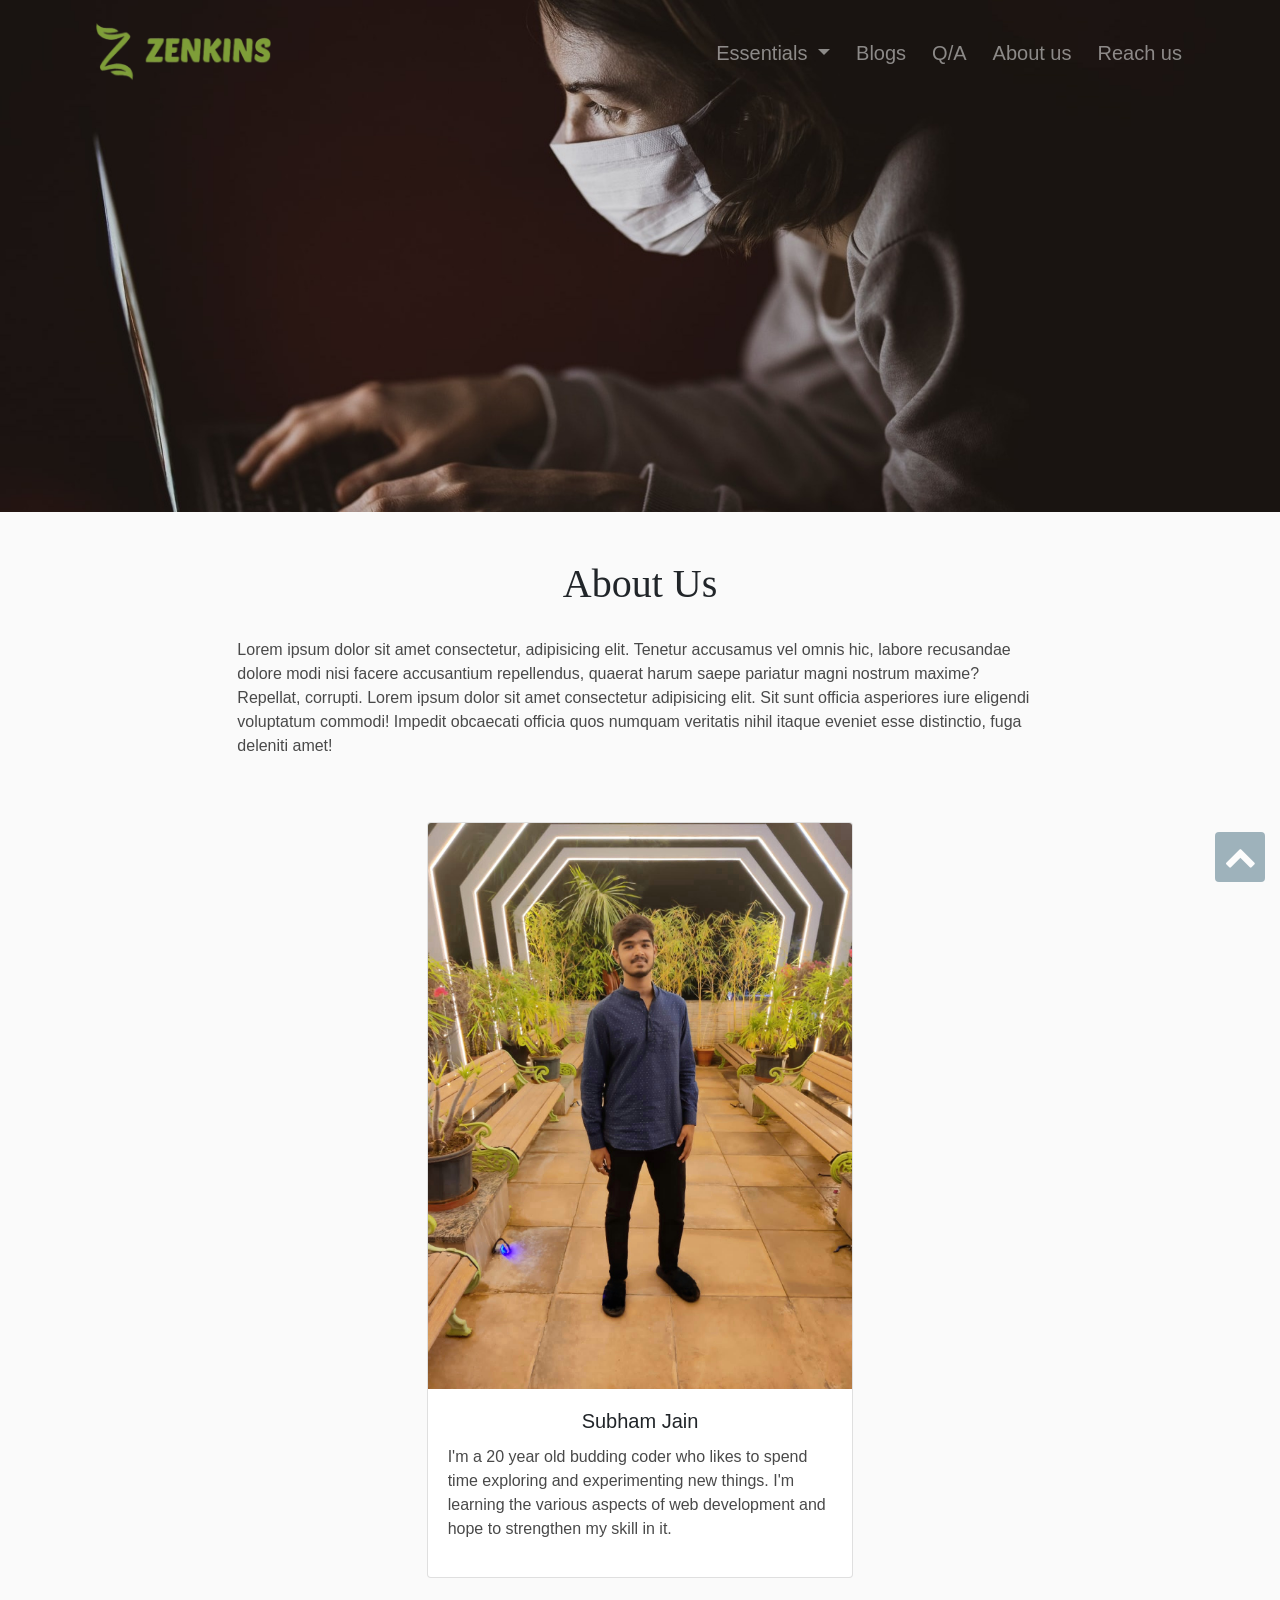
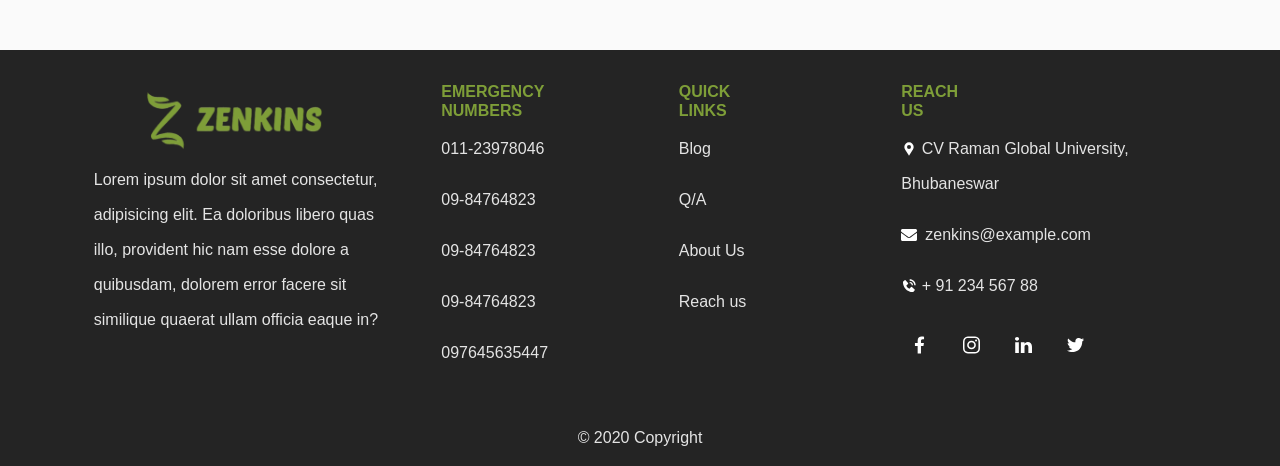
<file: about.html>
<!DOCTYPE html>
<html lang="en">
<head>
    <meta charset="UTF-8">
    <meta name="viewport" content="width=device-width, initial-scale=1.0">
    <link rel="icon" href="img/titleimage.png">

    <title>Zenkins | About</title>
    <link rel="stylesheet" href="css/style.css">
    <!-- <link rel="stylesheet" href="https://maxcdn.bootstrapcdn.com/bootstrap/3.4.1/css/bootstrap.min.css">-->
  <script src="https://ajax.googleapis.com/ajax/libs/jquery/3.5.1/jquery.min.js"></script>
  <!-- <script src="https://maxcdn.bootstrapcdn.com/bootstrap/3.4.1/js/bootstrap.min.js"></script>  -->
  <link rel="stylesheet" href="https://stackpath.bootstrapcdn.com/bootstrap/4.3.1/css/bootstrap.min.css" integrity="sha384-ggOyR0iXCbMQv3Xipma34MD+dH/1fQ784/j6cY/iJTQUOhcWr7x9JvoRxT2MZw1T" crossorigin="anonymous">
<script src="https://stackpath.bootstrapcdn.com/bootstrap/4.3.1/js/bootstrap.min.js" integrity="sha384-JjSmVgyd0p3pXB1rRibZUAYoIIy6OrQ6VrjIEaFf/nJGzIxFDsf4x0xIM+B07jRM" crossorigin="anonymous"></script>
<script src="js/app.js"></script>
<link rel="stylesheet" href="https://maxcdn.bootstrapcdn.com/font-awesome/4.5.0/css/font-awesome.min.css">
</head>
<body>
  
  <nav class="navbar navbar-expand-lg navbar-dark fixed-top">
    <div class="container">
      <a class="navbar-brand" href="index.html">
            <img src="img/logo.png" alt="">
          </a>
      <button class="navbar-toggler" type="button" data-toggle="collapse" data-target="#navbarResponsive" aria-controls="navbarResponsive" aria-expanded="false" aria-label="Toggle navigation">
            <span class="navbar-toggler-icon"></span>
          </button>
      <div class="collapse navbar-collapse" id="navbarResponsive">
        <ul class="navbar-nav ml-auto">
          
        
          <li class="dropdown nav-item">
            <a class="dropdown-toggle nav-link" data-toggle="dropdown" href="#">Essentials
            <span class="caret"></span></a>
            <ul class="dropdown-menu">
              <li><a href="sanitizer.html">Sanitizer</a></li>
              <li><a href="mask.html">Mask</a></li>
              <li><a href="gloves.html">Gloves</a></li>
              <li><a href="medicines.html">Medicines</a></li>
              <li><a href="instruments.html">Medical Instrument</a></li>
              <li><a href="ppe.html">PPE Kit</a></li>
            </ul>
          </li>
          <li class="nav-item">
            <a class="nav-link" href="index.html#blog">Blogs</a>
          </li>
          <li class="nav-item">
            <a class="nav-link" href="index.html#qna">Q/A</a>
          </li>
          <li class="nav-item ">
            <a class="nav-link" href="about.html">About us
                  
            </a>
          </li>
          <li class="nav-item">
            <a class="nav-link" href="index.html#reachus">Reach us</a>
          </li>
        </ul>
      </div>
    </div>
  </nav>

    <img class="ban1" src="img/about.jpg">
 
    <section class=" mt-5 mb-5">
      
           
      <div class="col-xl-12">
        <h1 class="heading">About Us</h1>
    
    <div class="row">
      <div class="col-xl-8   mb-4">
        <p class="mx-4">Lorem ipsum dolor sit amet consectetur, adipisicing elit. Tenetur accusamus vel omnis hic, labore recusandae dolore modi nisi facere accusantium repellendus, quaerat harum saepe pariatur magni nostrum maxime? Repellat, corrupti. Lorem ipsum dolor sit amet consectetur adipisicing elit. Sit sunt officia asperiores iure eligendi voluptatum commodi! Impedit obcaecati officia quos numquam veritatis nihil itaque eveniet esse distinctio, fuga deleniti amet!
</p>
      </div>
<div class="card col-xl-4  col-lg-5 m-4">
  
  <div class="aboutzoom">
    <img
     src="img/Subham.jpeg"
     class="card-img-top aboutimage"
     alt="..."
   />
 </div>
  <div class="card-body">
    <h5 class="card-title">Subham Jain</h5>
    <p class="card-text">
      I'm a 20 year old budding coder who likes to spend time exploring and experimenting new things.  I'm learning the various aspects of web development  and hope to strengthen my skill in it.
    </p>
    <p></p>
  </div>

</div>




    


</div>

</div>
  </section>
  <footer class="myfooter pt-3" style="background-color: #242424;">
        
          
    <!-- Footer Links -->
  <div class="container text-center text-md-left">

    <!-- Grid row -->
    <div class="row mt-3">

      <!-- Grid column -->
      <div class="col-md-3 col-lg-4 col-xl-3 mx-auto mb-4">
        <!-- Content -->
        <div style="text-align: center;"><img src="img/logo.png" style="height: 80px;"></div>
        <p>Lorem ipsum dolor sit amet consectetur, adipisicing elit. Ea doloribus libero quas illo, provident hic nam esse dolore a quibusdam, dolorem error facere sit similique quaerat ullam officia eaque in?</p>

      </div>
      <!-- Grid column -->

      <!-- Grid column -->
      <div class="col-md-2 col-lg-2 col-xl-2 mx-auto mb-4">

        <!-- Links -->
        <h6 class="text-uppercase font-weight-bold">Emergency <br> Numbers</h6>
 
        <p>
          <a href="tel:011-23978046" title="corona helpline">011-23978046</a>
          <p>
            <a href="09-84764823" title="helpline">09-84764823</a> 
         </p>
         <p>
          <a href="09-84764823" title="helpline">09-84764823</a> 
       </p>
       
        <p>
          <a href="09-84764823" title="helpline">09-84764823</a> 
       </p>
        <p>
          <a href="tel:097645635447" title="corona helpline">097645635447</a>    
      </p>

      </div>
      <!-- Grid column -->

      <!-- Grid column -->
      <div class="col-md-3 col-lg-2 col-xl-2 mx-auto mb-4">

        <!-- Links -->
        <h6 class="text-uppercase font-weight-bold"> Quick <br> Links   </h6>
       
       
        <p>
          <a href="index.html#blog">Blog</a>
        </p>
        
        <p>
          <a href="index.html#qna"> Q/A</a>
        </p>
        
        <p>
          <a href="about.html">About Us</a>
        </p>
        <p>
          <a href="index.html#reachus">Reach us</a>
        </p>
      </div>
      <!-- Grid column -->

      <!-- Grid column -->
      <div class="col-md-4 col-lg-3 col-xl-3 mx-auto mb-md-0 mb-4">

        <!-- Links -->
        <h6 class="text-uppercase font-weight-bold">Reach <br> Us</h6>
       
        <p>
          <span class=" mr-0"><svg xmlns="http://www.w3.org/2000/svg" xmlns:xlink="http://www.w3.org/1999/xlink" aria-hidden="true" focusable="false" width="1em" height="1em" style="-ms-transform: rotate(360deg); -webkit-transform: rotate(360deg); transform: rotate(360deg);" preserveAspectRatio="xMidYMid meet" viewBox="0 0 24 24"><path d="M19 9A7 7 0 1 0 5 9c0 1.387.41 2.677 1.105 3.765h-.008C8.457 16.46 12 22 12 22l5.903-9.235h-.007A6.98 6.98 0 0 0 19 9zm-7 3a3 3 0 1 1 0-6a3 3 0 0 1 0 6z" fill="white"/></svg></span> CV Raman Global University, Bhubaneswar</p>
        <p>
          <span class="mr-2"><svg xmlns="http://www.w3.org/2000/svg" xmlns:xlink="http://www.w3.org/1999/xlink" aria-hidden="true" focusable="false" width="1em" height="1em" style="-ms-transform: rotate(360deg); -webkit-transform: rotate(360deg); transform: rotate(360deg);" preserveAspectRatio="xMidYMid meet" viewBox="0 0 512 512"><path d="M502.3 190.8c3.9-3.1 9.7-.2 9.7 4.7V400c0 26.5-21.5 48-48 48H48c-26.5 0-48-21.5-48-48V195.6c0-5 5.7-7.8 9.7-4.7c22.4 17.4 52.1 39.5 154.1 113.6c21.1 15.4 56.7 47.8 92.2 47.6c35.7.3 72-32.8 92.3-47.6c102-74.1 131.6-96.3 154-113.7zM256 320c23.2.4 56.6-29.2 73.4-41.4c132.7-96.3 142.8-104.7 173.4-128.7c5.8-4.5 9.2-11.5 9.2-18.9v-19c0-26.5-21.5-48-48-48H48C21.5 64 0 85.5 0 112v19c0 7.4 3.4 14.3 9.2 18.9c30.6 23.9 40.7 32.4 173.4 128.7c16.8 12.2 50.2 41.8 73.4 41.4z" fill="white"/></svg></span>zenkins@example.com</p>
        <p>
          <span class=" mr-0"><svg xmlns="http://www.w3.org/2000/svg" xmlns:xlink="http://www.w3.org/1999/xlink" aria-hidden="true" focusable="false" width="1em" height="1em" style="-ms-transform: rotate(360deg); -webkit-transform: rotate(360deg); transform: rotate(360deg);" preserveAspectRatio="xMidYMid meet" viewBox="0 0 24 24"><path d="M20 10.999h2C22 5.869 18.127 2 12.99 2v2C17.052 4 20 6.943 20 10.999z" fill="white"/><path d="M13 8c2.103 0 3 .897 3 3h2c0-3.225-1.775-5-5-5v2zm3.422 5.443a1.001 1.001 0 0 0-1.391.043l-2.393 2.461c-.576-.11-1.734-.471-2.926-1.66c-1.192-1.193-1.553-2.354-1.66-2.926l2.459-2.394a1 1 0 0 0 .043-1.391L6.859 3.513a1 1 0 0 0-1.391-.087l-2.17 1.861a1 1 0 0 0-.29.649c-.015.25-.301 6.172 4.291 10.766C11.305 20.707 16.323 21 17.705 21c.202 0 .326-.006.359-.008a.992.992 0 0 0 .648-.291l1.86-2.171a1 1 0 0 0-.086-1.391l-4.064-3.696z" fill="white"/></svg></span> + 91 234 567 88</p>
       
            <div class="d-flex socialiconss social">
              <a href=""> <svg xmlns="http://www.w3.org/2000/svg" xmlns:xlink="http://www.w3.org/1999/xlink" aria-hidden="true" focusable="false" width="2em" height="2em" style="-ms-transform: rotate(360deg); -webkit-transform: rotate(360deg); transform: rotate(360deg);" preserveAspectRatio="xMidYMid meet" viewBox="0 0 32 32"><path d="M23.446 18l.889-5.791h-5.557V8.451c0-1.584.776-3.129 3.265-3.129h2.526V.392S22.277.001 20.085.001c-4.576 0-7.567 2.774-7.567 7.795v4.414H7.431v5.791h5.087v14h6.26v-14z" fill="white"/></svg>
                <a href=""> <svg xmlns="http://www.w3.org/2000/svg" xmlns:xlink="http://www.w3.org/1999/xlink" aria-hidden="true" focusable="false" width="2em" height="2em" style="-ms-transform: rotate(360deg); -webkit-transform: rotate(360deg); transform: rotate(360deg);" preserveAspectRatio="xMidYMid meet" viewBox="0 0 32 32"><path d="M16 0c-4.349 0-4.891.021-6.593.093c-1.709.084-2.865.349-3.885.745a7.847 7.847 0 0 0-2.833 1.849A7.757 7.757 0 0 0 .84 5.52C.444 6.54.179 7.696.095 9.405c-.077 1.703-.093 2.244-.093 6.593s.021 4.891.093 6.593c.084 1.704.349 2.865.745 3.885a7.847 7.847 0 0 0 1.849 2.833a7.757 7.757 0 0 0 2.833 1.849c1.02.391 2.181.661 3.885.745c1.703.077 2.244.093 6.593.093s4.891-.021 6.593-.093c1.704-.084 2.865-.355 3.885-.745a7.847 7.847 0 0 0 2.833-1.849a7.716 7.716 0 0 0 1.849-2.833c.391-1.02.661-2.181.745-3.885c.077-1.703.093-2.244.093-6.593s-.021-4.891-.093-6.593c-.084-1.704-.355-2.871-.745-3.885a7.847 7.847 0 0 0-1.849-2.833A7.716 7.716 0 0 0 26.478.838c-1.02-.396-2.181-.661-3.885-.745C20.89.016 20.349 0 16 0zm0 2.88c4.271 0 4.781.021 6.469.093c1.557.073 2.405.333 2.968.553a4.989 4.989 0 0 1 1.844 1.197a4.931 4.931 0 0 1 1.192 1.839c.22.563.48 1.411.553 2.968c.072 1.688.093 2.199.093 6.469s-.021 4.781-.099 6.469c-.084 1.557-.344 2.405-.563 2.968c-.303.751-.641 1.276-1.199 1.844a5.048 5.048 0 0 1-1.844 1.192c-.556.22-1.416.48-2.979.553c-1.697.072-2.197.093-6.479.093s-4.781-.021-6.48-.099c-1.557-.084-2.416-.344-2.979-.563c-.76-.303-1.281-.641-1.839-1.199c-.563-.563-.921-1.099-1.197-1.844c-.224-.556-.48-1.416-.563-2.979c-.057-1.677-.084-2.197-.084-6.459c0-4.26.027-4.781.084-6.479c.083-1.563.339-2.421.563-2.979c.276-.761.635-1.281 1.197-1.844c.557-.557 1.079-.917 1.839-1.199c.563-.219 1.401-.479 2.964-.557c1.697-.061 2.197-.083 6.473-.083zm0 4.907A8.21 8.21 0 0 0 7.787 16A8.21 8.21 0 0 0 16 24.213A8.21 8.21 0 0 0 24.213 16A8.21 8.21 0 0 0 16 7.787zm0 13.546c-2.948 0-5.333-2.385-5.333-5.333s2.385-5.333 5.333-5.333c2.948 0 5.333 2.385 5.333 5.333S18.948 21.333 16 21.333zM26.464 7.459a1.923 1.923 0 0 1-1.923 1.921a1.919 1.919 0 1 1 0-3.838c1.057 0 1.923.86 1.923 1.917z" fill="white"/></svg></a>
                <a href=""> <svg xmlns="http://www.w3.org/2000/svg" xmlns:xlink="http://www.w3.org/1999/xlink" aria-hidden="true" focusable="false" width="2em" height="2em" style="-ms-transform: rotate(360deg); -webkit-transform: rotate(360deg); transform: rotate(360deg);" preserveAspectRatio="xMidYMid meet" viewBox="0 0 1046.16 1000"><path d="M237.485 1000V325.301H13.229V1000h224.256zM125.386 233.127c78.202 0 126.879-51.809 126.879-116.553C250.808 50.37 203.591-.001 126.87-.001C50.161-.001-.002 50.371-.002 116.574c0 64.747 48.665 116.553 123.924 116.553h1.457zM361.61 1000h224.256V623.215c0-20.165 1.457-40.309 7.379-54.724c16.212-40.289 53.111-82.017 115.06-82.017c81.149 0 113.613 61.872 113.613 152.572v360.949h224.242V613.129c0-207.241-110.636-303.668-258.183-303.668c-120.977 0-174.094 67.622-203.603 113.679h1.497v-97.853H361.615c2.943 63.31 0 674.699 0 674.699z" fill="white"/></svg></a> 
                <a href=""><svg xmlns="http://www.w3.org/2000/svg" xmlns:xlink="http://www.w3.org/1999/xlink" aria-hidden="true" focusable="false" width="2em" height="2em" style="-ms-transform: rotate(360deg); -webkit-transform: rotate(360deg); transform: rotate(360deg);" preserveAspectRatio="xMidYMid meet" viewBox="0 0 1200 1200"><path d="M1200 216.995c-8.026 16.946-22.966 38.351-44.816 64.214s-48.828 48.606-80.937 68.227c.893 7.136 1.562 13.824 2.007 20.067c3.463 96.12-19.561 195.847-51.505 278.93c-61.918 154.473-156.795 278.795-292.308 363.21c-141.314 81.058-305.892 98.298-457.525 83.612C174.25 1083.694 75.033 1050.822 0 988.901c137.233 16.404 265.305-30.28 366.555-105.687c-112.472 2.847-194.191-78.514-232.775-172.575c17.393 4.559 35.588 4.009 52.174 2.677c20.416-1.918 39.796-3.833 58.863-8.026c-71.717-23.139-134.469-65.675-167.224-129.767c-19.213-40.61-27.888-79.282-28.093-123.077c33.605 17.693 74.028 34.937 111.037 33.444c-55.892-47.347-100.7-107.857-109.03-177.258c-5.259-57.866 9.221-110.688 30.101-159.866c83.607 91.885 177.415 167.502 285.618 214.047c73.998 30.302 147.786 46.507 224.081 46.822c-8.807-68.145-1.959-134.05 30.101-189.967c37.73-60.118 92.778-94.998 154.516-112.375c88.337-22.652 174.496 9.345 228.763 70.903c58.521-6.321 114.58-32.283 159.197-58.863c-18.958 57.41-55.874 114.492-109.699 141.806c51.247-9.488 100.149-24.659 145.815-44.144z" fill="white"/></svg></a>  
            </div>
         

      </div>
     

    </div>
   

  </div>
  
  <div class="footer-copyright text-center py-3">© 2020 Copyright
  
  </div>
  

  
 

</footer>
<a id="button"></a>
</body>
</html>
</file>
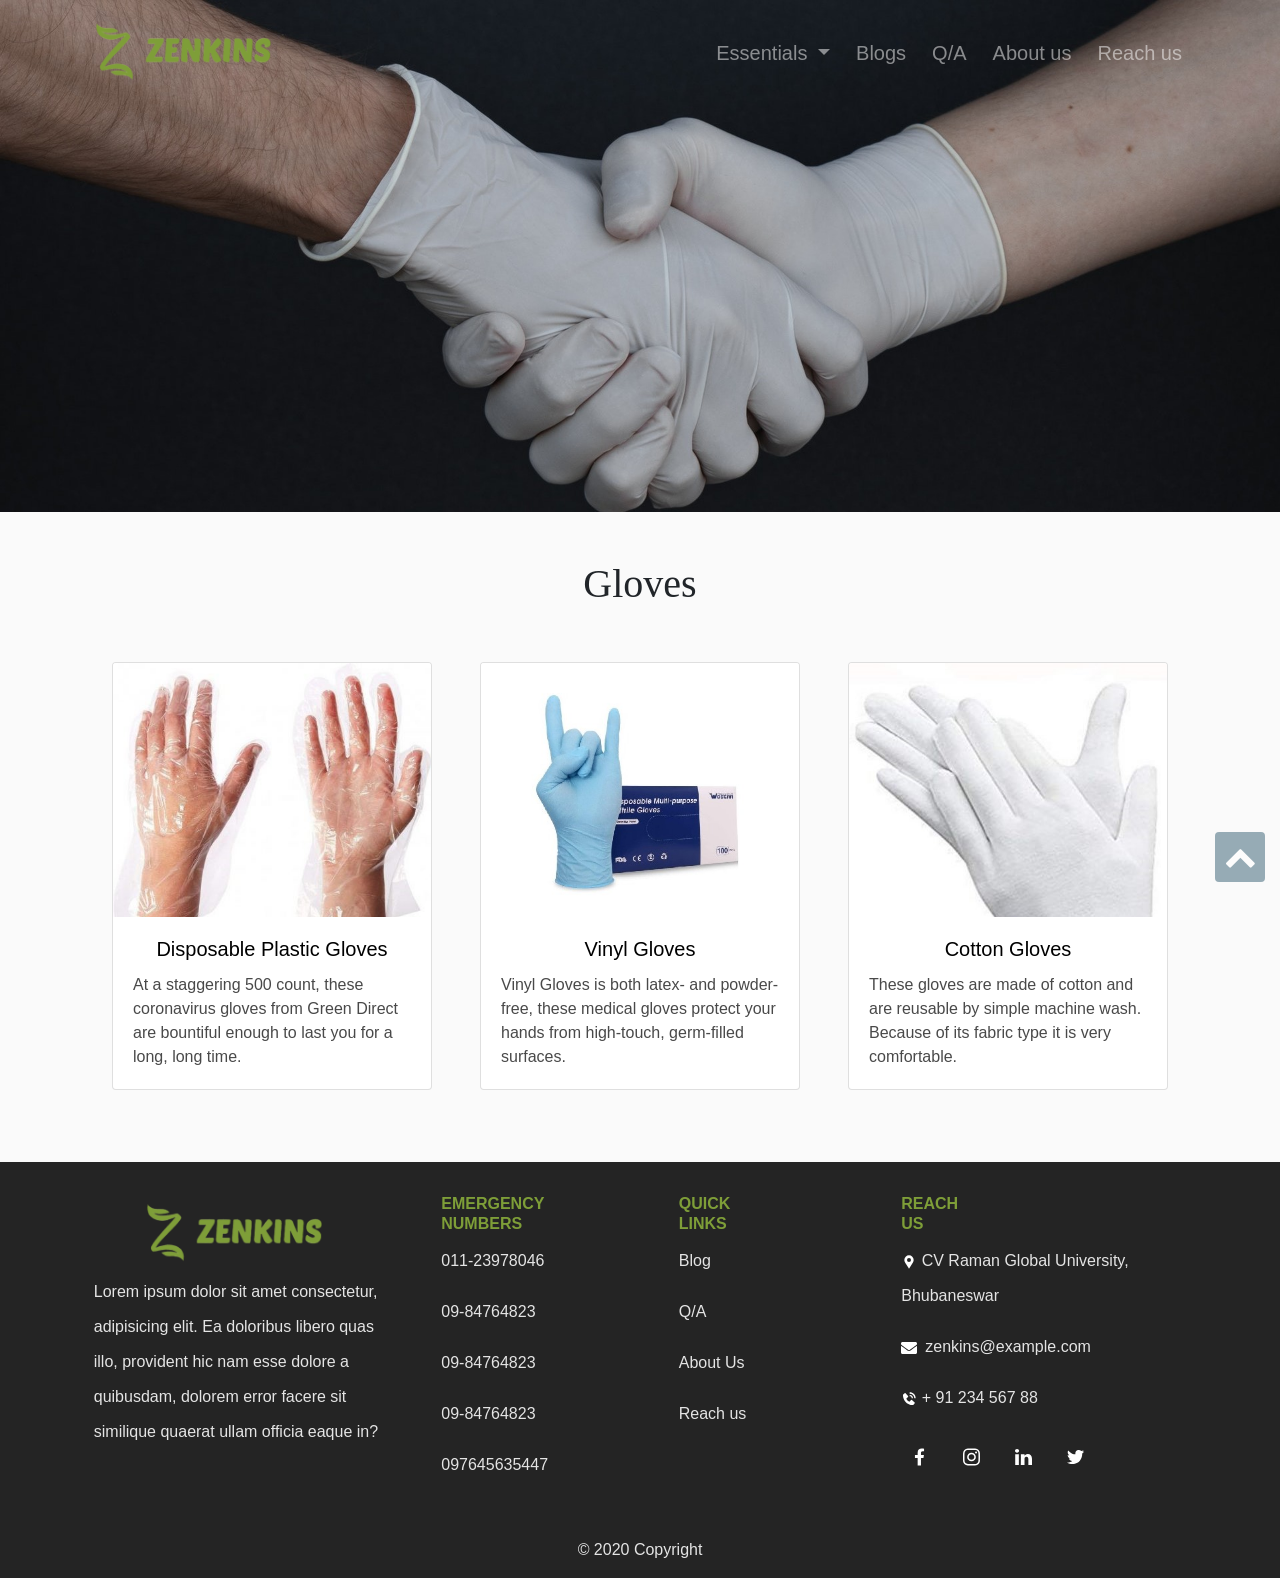
<file: gloves.html>
<!DOCTYPE html>
<html lang="en">
<head>
    <meta charset="UTF-8">
    <meta name="viewport" content="width=device-width, initial-scale=1.0">
    <link rel="icon" href="img/titleimage.png">

    <title>Zenkins | Gloves</title>
    <link rel="stylesheet" href="css/style.css">
    <!-- <link rel="stylesheet" href="https://maxcdn.bootstrapcdn.com/bootstrap/3.4.1/css/bootstrap.min.css">-->
  <script src="https://ajax.googleapis.com/ajax/libs/jquery/3.5.1/jquery.min.js"></script>
  <!-- <script src="https://maxcdn.bootstrapcdn.com/bootstrap/3.4.1/js/bootstrap.min.js"></script>  -->
  <link rel="stylesheet" href="https://stackpath.bootstrapcdn.com/bootstrap/4.3.1/css/bootstrap.min.css" integrity="sha384-ggOyR0iXCbMQv3Xipma34MD+dH/1fQ784/j6cY/iJTQUOhcWr7x9JvoRxT2MZw1T" crossorigin="anonymous">
<script src="https://stackpath.bootstrapcdn.com/bootstrap/4.3.1/js/bootstrap.min.js" integrity="sha384-JjSmVgyd0p3pXB1rRibZUAYoIIy6OrQ6VrjIEaFf/nJGzIxFDsf4x0xIM+B07jRM" crossorigin="anonymous"></script>
<script src="js/app.js"></script>
<link rel="stylesheet" href="https://maxcdn.bootstrapcdn.com/font-awesome/4.5.0/css/font-awesome.min.css">
</head>
<body>
  
  <nav class="navbar navbar-expand-lg navbar-dark fixed-top">
    <div class="container">
      <a class="navbar-brand" href="index.html">
            <img src="img/logo.png" alt="">
          </a>
      <button class="navbar-toggler" type="button" data-toggle="collapse" data-target="#navbarResponsive" aria-controls="navbarResponsive" aria-expanded="false" aria-label="Toggle navigation">
            <span class="navbar-toggler-icon"></span>
          </button>
      <div class="collapse navbar-collapse" id="navbarResponsive">
        <ul class="navbar-nav ml-auto">
          
          
          <li class="dropdown nav-item">
            <a class="dropdown-toggle nav-link" data-toggle="dropdown" href="#">Essentials
            <span class="caret"></span></a>
            <ul class="dropdown-menu">
              <li><a href="sanitizer.html">Sanitizer</a></li>
              <li><a href="mask.html">Mask</a></li>
              <li><a href="gloves.html">Gloves</a></li>
              <li><a href="medicines.html">Medicines</a></li>
              <li><a href="instruments.html">Medical Instrument</a></li>
              <li><a href="ppe.html">PPE Kit</a></li>
            </ul>
          </li>
          <li class="nav-item">
            <a class="nav-link" href="index.html#blog">Blogs</a>
          </li>
          <li class="nav-item">
            <a class="nav-link" href="index.html#qna">Q/A</a>
          </li>
          <li class="nav-item ">
            <a class="nav-link" href="about.html">About us
                  
            </a>
          </li>
          <li class="nav-item">
            <a class="nav-link" href="index.html#reachus">Reach us</a>
          </li>
        </ul>
      </div>
    </div>
  </nav>

    <img class="ban1" src="img/gloves1.jpg">
 
    <section class=" mt-5 mb-5">
      
              
              <div class="col-xl-12">
                  <h1 class="heading">gloves</h1>
              
              <div class="row">
                
          <div class="card col-xl-3 m-4">
            <a href="https://www.amazon.in/Plastic-Disposable-Gloves-100-Pieces/dp/B088VQXG1J/ref=asc_df_B088VQXG1J/?tag=googleshopdes-21&linkCode=df0&hvadid=397305329270&hvpos=&hvnetw=g&hvrand=760119370692480731&hvpone=&hvptwo=&hvqmt=&hvdev=c&hvdvcmdl=&hvlocint=&hvlocphy=9040195&hvtargid=pla-979594357877&psc=1&ext_vrnc=hi" target="_blank">
            
              <img
              src="img/gloves2.jpg"
              class="card-img-top image"
              alt="..."
            />
           
            
            <div class="card-body">
              <h5 class="card-title">Disposable Plastic Gloves</h5>
              <p class="card-text">
                At a staggering 500 count, these coronavirus gloves from Green Direct are bountiful enough to last you for a long, long time.
              </p>
            </div>
          </a>
          </div>
          <div class="card col-xl-3 col-xs-4 col-md-4 col-lg-3 m-4">
            <a href="https://www.amazon.in/s?k=vinyl+gloves&ref=nb_sb_noss_2" target="_blank">
            <img
              src="img/gloves7.jpg"
              class="card-img-top"
              alt="..."
            />
            <div class="card-body">
              <h5 class="card-title">Vinyl Gloves</h5>
              <p class="card-text">
                Vinyl Gloves is both latex- and powder-free, these medical gloves protect your hands from high-touch, germ-filled surfaces.
              </p>
            </div>
          </a>
          </div>
         
          <div class="card col-xl-3 col-xs-4 col-md-4 col-lg-3 m-4">
            <a href="https://www.amazon.in/s?k=cotton+gloves&ref=nb_sb_noss_2" target="_blank">
            <img
              src="img/gloves4.jpg"
              class="card-img-top"
              alt="..."
            />
            <div class="card-body">
              <h5 class="card-title">Cotton Gloves</h5>
              <p class="card-text">
                These gloves are made of cotton and are reusable by simple machine wash. Because of its fabric type it is very comfortable.
              </p>
            </div>
          </a>
          </div>
 
  
  
  </div>
  
      </div>
  </section>
  <footer class="myfooter pt-3" style="background-color: #242424;">
        
          
    <!-- Footer Links -->
  <div class="container text-center text-md-left">

    <!-- Grid row -->
    <div class="row mt-3">

      <!-- Grid column -->
      <div class="col-md-3 col-lg-4 col-xl-3 mx-auto mb-4">
        <!-- Content -->
        <div style="text-align: center;"><img src="img/logo.png" style="height: 80px;"></div>
        <p>Lorem ipsum dolor sit amet consectetur, adipisicing elit. Ea doloribus libero quas illo, provident hic nam esse dolore a quibusdam, dolorem error facere sit similique quaerat ullam officia eaque in?</p>

      </div>
      <!-- Grid column -->

      <!-- Grid column -->
      <div class="col-md-2 col-lg-2 col-xl-2 mx-auto mb-4">

        <!-- Links -->
        <h6 class="text-uppercase font-weight-bold">Emergency <br> Numbers</h6>
 
        <p>
          <a href="tel:011-23978046" title="corona helpline">011-23978046</a>
          <p>
            <a href="09-84764823" title="helpline">09-84764823</a> 
         </p>
         <p>
          <a href="09-84764823" title="helpline">09-84764823</a> 
       </p>
       
        <p>
          <a href="09-84764823" title="helpline">09-84764823</a> 
       </p>
        <p>
          <a href="tel:097645635447" title="corona helpline">097645635447</a>    
      </p>

      </div>
      <!-- Grid column -->

      <!-- Grid column -->
      <div class="col-md-3 col-lg-2 col-xl-2 mx-auto mb-4">

        <!-- Links -->
        <h6 class="text-uppercase font-weight-bold"> Quick <br> Links   </h6>
       
       
        <p>
          <a href="index.html#blog">Blog</a>
        </p>
        
        <p>
          <a href="index.html#qna"> Q/A</a>
        </p>
        
        <p>
          <a href="about.html">About Us</a>
        </p>
        <p>
          <a href="index.html#reachus">Reach us</a>
        </p>
      </div>
      <!-- Grid column -->

      <!-- Grid column -->
      <div class="col-md-4 col-lg-3 col-xl-3 mx-auto mb-md-0 mb-4">

        <!-- Links -->
        <h6 class="text-uppercase font-weight-bold">Reach <br> Us</h6>
       
        <p>
          <span class=" mr-0"><svg xmlns="http://www.w3.org/2000/svg" xmlns:xlink="http://www.w3.org/1999/xlink" aria-hidden="true" focusable="false" width="1em" height="1em" style="-ms-transform: rotate(360deg); -webkit-transform: rotate(360deg); transform: rotate(360deg);" preserveAspectRatio="xMidYMid meet" viewBox="0 0 24 24"><path d="M19 9A7 7 0 1 0 5 9c0 1.387.41 2.677 1.105 3.765h-.008C8.457 16.46 12 22 12 22l5.903-9.235h-.007A6.98 6.98 0 0 0 19 9zm-7 3a3 3 0 1 1 0-6a3 3 0 0 1 0 6z" fill="white"/></svg></span> CV Raman Global University, Bhubaneswar</p>
        <p>
          <span class="mr-2"><svg xmlns="http://www.w3.org/2000/svg" xmlns:xlink="http://www.w3.org/1999/xlink" aria-hidden="true" focusable="false" width="1em" height="1em" style="-ms-transform: rotate(360deg); -webkit-transform: rotate(360deg); transform: rotate(360deg);" preserveAspectRatio="xMidYMid meet" viewBox="0 0 512 512"><path d="M502.3 190.8c3.9-3.1 9.7-.2 9.7 4.7V400c0 26.5-21.5 48-48 48H48c-26.5 0-48-21.5-48-48V195.6c0-5 5.7-7.8 9.7-4.7c22.4 17.4 52.1 39.5 154.1 113.6c21.1 15.4 56.7 47.8 92.2 47.6c35.7.3 72-32.8 92.3-47.6c102-74.1 131.6-96.3 154-113.7zM256 320c23.2.4 56.6-29.2 73.4-41.4c132.7-96.3 142.8-104.7 173.4-128.7c5.8-4.5 9.2-11.5 9.2-18.9v-19c0-26.5-21.5-48-48-48H48C21.5 64 0 85.5 0 112v19c0 7.4 3.4 14.3 9.2 18.9c30.6 23.9 40.7 32.4 173.4 128.7c16.8 12.2 50.2 41.8 73.4 41.4z" fill="white"/></svg></span>zenkins@example.com</p>
        <p>
          <span class=" mr-0"><svg xmlns="http://www.w3.org/2000/svg" xmlns:xlink="http://www.w3.org/1999/xlink" aria-hidden="true" focusable="false" width="1em" height="1em" style="-ms-transform: rotate(360deg); -webkit-transform: rotate(360deg); transform: rotate(360deg);" preserveAspectRatio="xMidYMid meet" viewBox="0 0 24 24"><path d="M20 10.999h2C22 5.869 18.127 2 12.99 2v2C17.052 4 20 6.943 20 10.999z" fill="white"/><path d="M13 8c2.103 0 3 .897 3 3h2c0-3.225-1.775-5-5-5v2zm3.422 5.443a1.001 1.001 0 0 0-1.391.043l-2.393 2.461c-.576-.11-1.734-.471-2.926-1.66c-1.192-1.193-1.553-2.354-1.66-2.926l2.459-2.394a1 1 0 0 0 .043-1.391L6.859 3.513a1 1 0 0 0-1.391-.087l-2.17 1.861a1 1 0 0 0-.29.649c-.015.25-.301 6.172 4.291 10.766C11.305 20.707 16.323 21 17.705 21c.202 0 .326-.006.359-.008a.992.992 0 0 0 .648-.291l1.86-2.171a1 1 0 0 0-.086-1.391l-4.064-3.696z" fill="white"/></svg></span> + 91 234 567 88</p>
       
            <div class="d-flex socialiconss social">
              <a href=""> <svg xmlns="http://www.w3.org/2000/svg" xmlns:xlink="http://www.w3.org/1999/xlink" aria-hidden="true" focusable="false" width="2em" height="2em" style="-ms-transform: rotate(360deg); -webkit-transform: rotate(360deg); transform: rotate(360deg);" preserveAspectRatio="xMidYMid meet" viewBox="0 0 32 32"><path d="M23.446 18l.889-5.791h-5.557V8.451c0-1.584.776-3.129 3.265-3.129h2.526V.392S22.277.001 20.085.001c-4.576 0-7.567 2.774-7.567 7.795v4.414H7.431v5.791h5.087v14h6.26v-14z" fill="white"/></svg>
                <a href=""> <svg xmlns="http://www.w3.org/2000/svg" xmlns:xlink="http://www.w3.org/1999/xlink" aria-hidden="true" focusable="false" width="2em" height="2em" style="-ms-transform: rotate(360deg); -webkit-transform: rotate(360deg); transform: rotate(360deg);" preserveAspectRatio="xMidYMid meet" viewBox="0 0 32 32"><path d="M16 0c-4.349 0-4.891.021-6.593.093c-1.709.084-2.865.349-3.885.745a7.847 7.847 0 0 0-2.833 1.849A7.757 7.757 0 0 0 .84 5.52C.444 6.54.179 7.696.095 9.405c-.077 1.703-.093 2.244-.093 6.593s.021 4.891.093 6.593c.084 1.704.349 2.865.745 3.885a7.847 7.847 0 0 0 1.849 2.833a7.757 7.757 0 0 0 2.833 1.849c1.02.391 2.181.661 3.885.745c1.703.077 2.244.093 6.593.093s4.891-.021 6.593-.093c1.704-.084 2.865-.355 3.885-.745a7.847 7.847 0 0 0 2.833-1.849a7.716 7.716 0 0 0 1.849-2.833c.391-1.02.661-2.181.745-3.885c.077-1.703.093-2.244.093-6.593s-.021-4.891-.093-6.593c-.084-1.704-.355-2.871-.745-3.885a7.847 7.847 0 0 0-1.849-2.833A7.716 7.716 0 0 0 26.478.838c-1.02-.396-2.181-.661-3.885-.745C20.89.016 20.349 0 16 0zm0 2.88c4.271 0 4.781.021 6.469.093c1.557.073 2.405.333 2.968.553a4.989 4.989 0 0 1 1.844 1.197a4.931 4.931 0 0 1 1.192 1.839c.22.563.48 1.411.553 2.968c.072 1.688.093 2.199.093 6.469s-.021 4.781-.099 6.469c-.084 1.557-.344 2.405-.563 2.968c-.303.751-.641 1.276-1.199 1.844a5.048 5.048 0 0 1-1.844 1.192c-.556.22-1.416.48-2.979.553c-1.697.072-2.197.093-6.479.093s-4.781-.021-6.48-.099c-1.557-.084-2.416-.344-2.979-.563c-.76-.303-1.281-.641-1.839-1.199c-.563-.563-.921-1.099-1.197-1.844c-.224-.556-.48-1.416-.563-2.979c-.057-1.677-.084-2.197-.084-6.459c0-4.26.027-4.781.084-6.479c.083-1.563.339-2.421.563-2.979c.276-.761.635-1.281 1.197-1.844c.557-.557 1.079-.917 1.839-1.199c.563-.219 1.401-.479 2.964-.557c1.697-.061 2.197-.083 6.473-.083zm0 4.907A8.21 8.21 0 0 0 7.787 16A8.21 8.21 0 0 0 16 24.213A8.21 8.21 0 0 0 24.213 16A8.21 8.21 0 0 0 16 7.787zm0 13.546c-2.948 0-5.333-2.385-5.333-5.333s2.385-5.333 5.333-5.333c2.948 0 5.333 2.385 5.333 5.333S18.948 21.333 16 21.333zM26.464 7.459a1.923 1.923 0 0 1-1.923 1.921a1.919 1.919 0 1 1 0-3.838c1.057 0 1.923.86 1.923 1.917z" fill="white"/></svg></a>
                <a href=""> <svg xmlns="http://www.w3.org/2000/svg" xmlns:xlink="http://www.w3.org/1999/xlink" aria-hidden="true" focusable="false" width="2em" height="2em" style="-ms-transform: rotate(360deg); -webkit-transform: rotate(360deg); transform: rotate(360deg);" preserveAspectRatio="xMidYMid meet" viewBox="0 0 1046.16 1000"><path d="M237.485 1000V325.301H13.229V1000h224.256zM125.386 233.127c78.202 0 126.879-51.809 126.879-116.553C250.808 50.37 203.591-.001 126.87-.001C50.161-.001-.002 50.371-.002 116.574c0 64.747 48.665 116.553 123.924 116.553h1.457zM361.61 1000h224.256V623.215c0-20.165 1.457-40.309 7.379-54.724c16.212-40.289 53.111-82.017 115.06-82.017c81.149 0 113.613 61.872 113.613 152.572v360.949h224.242V613.129c0-207.241-110.636-303.668-258.183-303.668c-120.977 0-174.094 67.622-203.603 113.679h1.497v-97.853H361.615c2.943 63.31 0 674.699 0 674.699z" fill="white"/></svg></a> 
                <a href=""><svg xmlns="http://www.w3.org/2000/svg" xmlns:xlink="http://www.w3.org/1999/xlink" aria-hidden="true" focusable="false" width="2em" height="2em" style="-ms-transform: rotate(360deg); -webkit-transform: rotate(360deg); transform: rotate(360deg);" preserveAspectRatio="xMidYMid meet" viewBox="0 0 1200 1200"><path d="M1200 216.995c-8.026 16.946-22.966 38.351-44.816 64.214s-48.828 48.606-80.937 68.227c.893 7.136 1.562 13.824 2.007 20.067c3.463 96.12-19.561 195.847-51.505 278.93c-61.918 154.473-156.795 278.795-292.308 363.21c-141.314 81.058-305.892 98.298-457.525 83.612C174.25 1083.694 75.033 1050.822 0 988.901c137.233 16.404 265.305-30.28 366.555-105.687c-112.472 2.847-194.191-78.514-232.775-172.575c17.393 4.559 35.588 4.009 52.174 2.677c20.416-1.918 39.796-3.833 58.863-8.026c-71.717-23.139-134.469-65.675-167.224-129.767c-19.213-40.61-27.888-79.282-28.093-123.077c33.605 17.693 74.028 34.937 111.037 33.444c-55.892-47.347-100.7-107.857-109.03-177.258c-5.259-57.866 9.221-110.688 30.101-159.866c83.607 91.885 177.415 167.502 285.618 214.047c73.998 30.302 147.786 46.507 224.081 46.822c-8.807-68.145-1.959-134.05 30.101-189.967c37.73-60.118 92.778-94.998 154.516-112.375c88.337-22.652 174.496 9.345 228.763 70.903c58.521-6.321 114.58-32.283 159.197-58.863c-18.958 57.41-55.874 114.492-109.699 141.806c51.247-9.488 100.149-24.659 145.815-44.144z" fill="white"/></svg></a>  
            </div>
         

      </div>
     

    </div>
   

  </div>
  
  <div class="footer-copyright text-center py-3">© 2020 Copyright
  
  </div>
  

  
 

</footer>
<a id="button"></a>
</body>
</html>
</file>
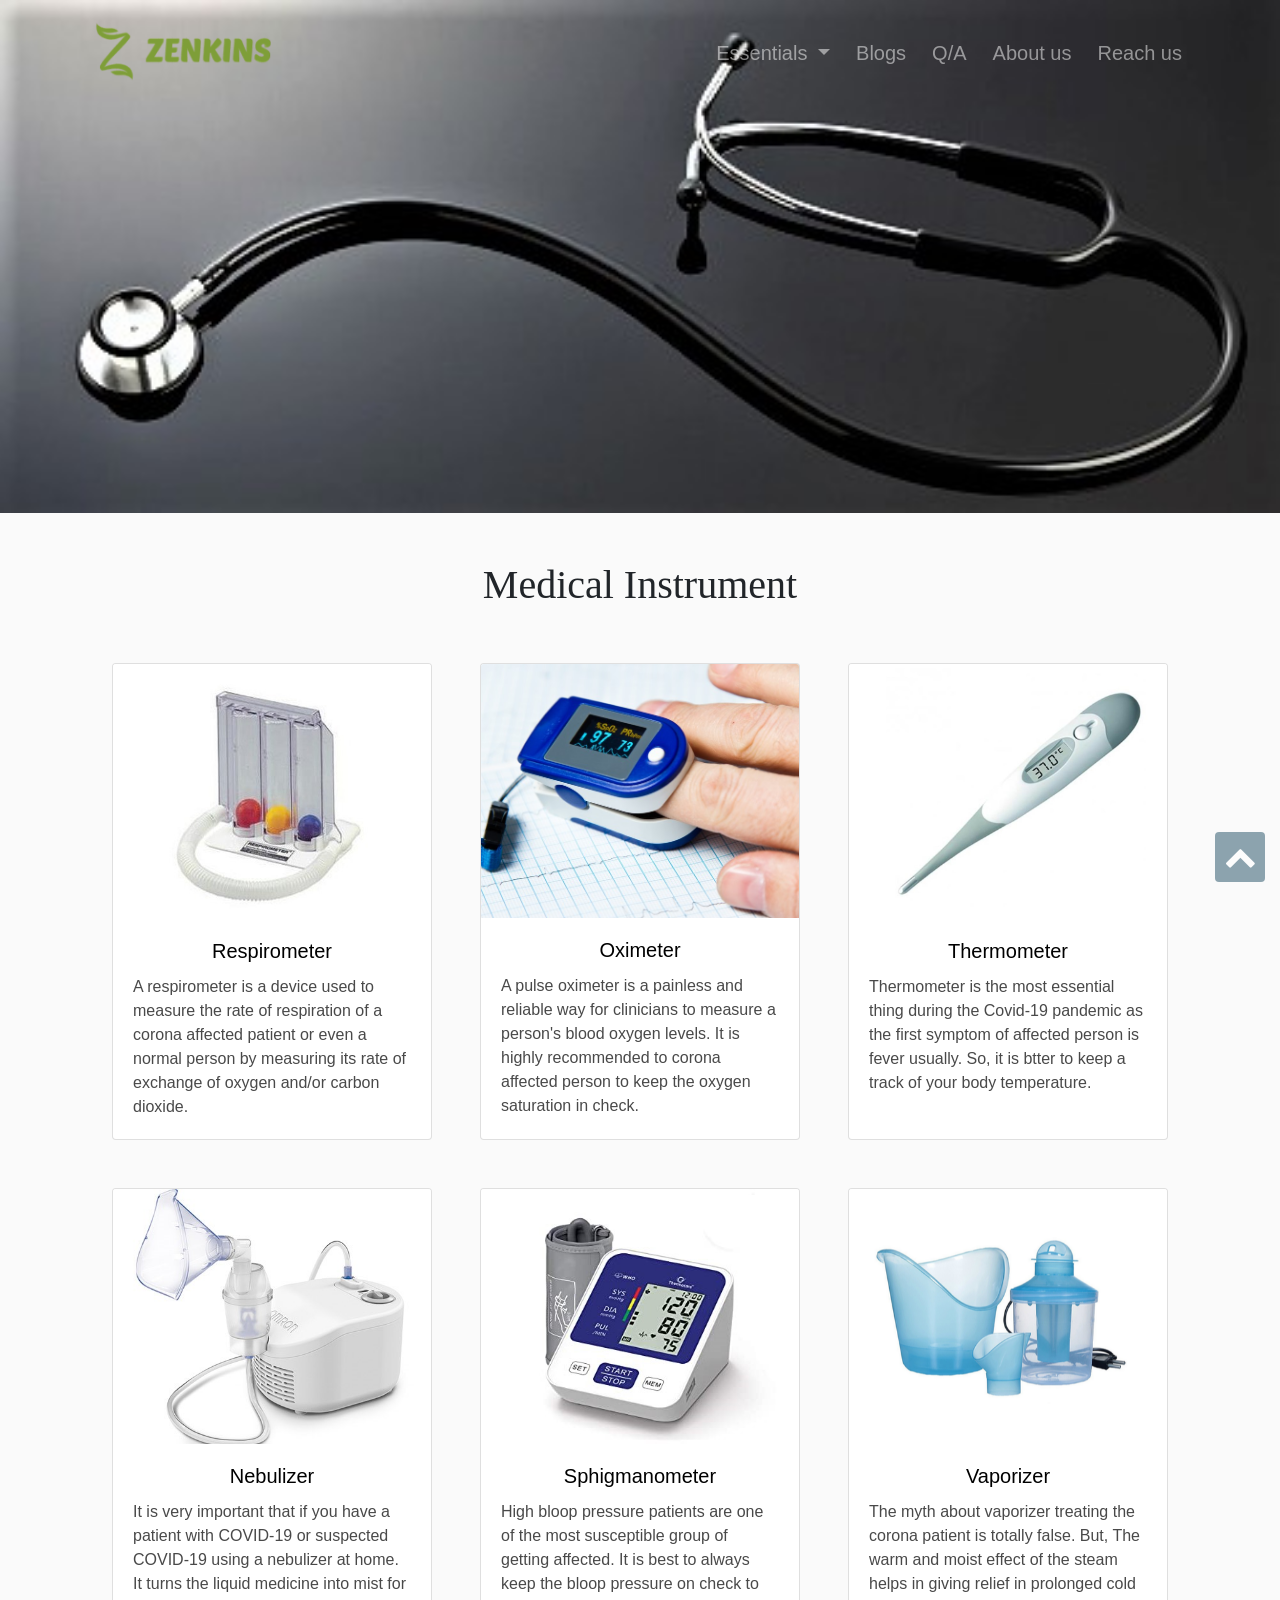
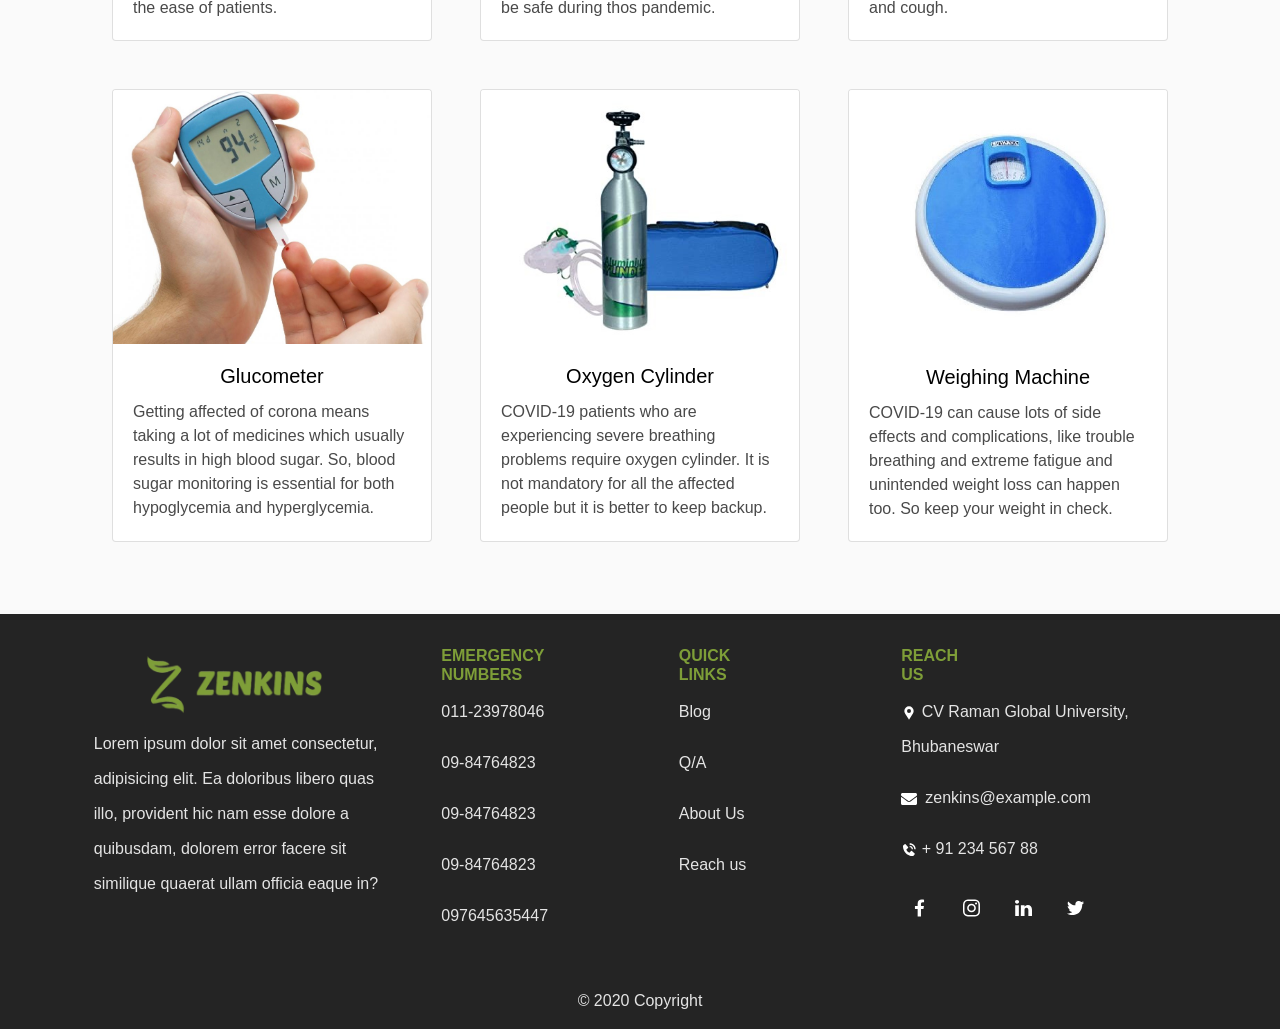
<file: instruments.html>
<!DOCTYPE html>
<html lang="en">
<head>
    <meta charset="UTF-8">
    <meta name="viewport" content="width=device-width, initial-scale=1.0">
    <title>Zenkins | Instruments</title>
    <link rel="icon" href="img/titleimage.png">

    <link rel="stylesheet" href="css/style.css">
    <!-- <link rel="stylesheet" href="https://maxcdn.bootstrapcdn.com/bootstrap/3.4.1/css/bootstrap.min.css">-->
  <script src="https://ajax.googleapis.com/ajax/libs/jquery/3.5.1/jquery.min.js"></script>
  <!-- <script src="https://maxcdn.bootstrapcdn.com/bootstrap/3.4.1/js/bootstrap.min.js"></script>  -->
  <link rel="stylesheet" href="https://stackpath.bootstrapcdn.com/bootstrap/4.3.1/css/bootstrap.min.css" integrity="sha384-ggOyR0iXCbMQv3Xipma34MD+dH/1fQ784/j6cY/iJTQUOhcWr7x9JvoRxT2MZw1T" crossorigin="anonymous">
<script src="https://stackpath.bootstrapcdn.com/bootstrap/4.3.1/js/bootstrap.min.js" integrity="sha384-JjSmVgyd0p3pXB1rRibZUAYoIIy6OrQ6VrjIEaFf/nJGzIxFDsf4x0xIM+B07jRM" crossorigin="anonymous"></script>
<script src="js/app.js"></script>
<link rel="stylesheet" href="https://maxcdn.bootstrapcdn.com/font-awesome/4.5.0/css/font-awesome.min.css">
</head>
<body>
  
  <nav class="navbar navbar-expand-lg navbar-dark fixed-top">
    <div class="container">
      <a class="navbar-brand" href="index.html">
            <img src="img/logo.png" alt="">
          </a>
      <button class="navbar-toggler" type="button" data-toggle="collapse" data-target="#navbarResponsive" aria-controls="navbarResponsive" aria-expanded="false" aria-label="Toggle navigation">
            <span class="navbar-toggler-icon"></span>
          </button>
      <div class="collapse navbar-collapse" id="navbarResponsive">
        <ul class="navbar-nav ml-auto">
          
          
          
          <li class="dropdown nav-item">
            <a class="dropdown-toggle nav-link" data-toggle="dropdown" href="#">Essentials
            <span class="caret"></span></a>
            <ul class="dropdown-menu">
              <li><a href="sanitizer.html">Sanitizer</a></li>
              <li><a href="mask.html">Mask</a></li>
              <li><a href="gloves.html">Gloves</a></li>
              <li><a href="medicines.html">Medicines</a></li>
              <li><a href="instruments.html">Medical Instrument</a></li>
              <li><a href="ppe.html">PPE Kit</a></li>
            </ul>
          </li>
          <li class="nav-item">
            <a class="nav-link" href="index.html#blog">Blogs</a>
          </li>
          <li class="nav-item">
            <a class="nav-link" href="index.html#qna">Q/A</a>
          </li>
          <li class="nav-item ">
            <a class="nav-link" href="about.html">About us
                  
            </a>
          </li>
          <li class="nav-item">
            <a class="nav-link" href="index.html#reachus">Reach us</a>
          </li>
        </ul>
      </div>
    </div>
  </nav>

    <img class="ban1" src="img/instrument1.jpg">
 
    <section class=" mt-5 mb-5">
      
              
              <div class="col-xl-12">
                  <h1 class="heading">medical instrument</h1>
              
              <div class="row">
                
          <div class="card col-xl-3 col-xs-4 col-md-4 col-lg-3 m-4">
            <a href="https://www.amazon.in/s?k=respirometer&i=hpc&crid=2UGRRTZWHZ0YD&sprefix=respir%2Chpc%2C423&ref=nb_sb_ss_ts-apa-p_1_6" target="_blank">
            <img
              src="img/instrument2.jpg"
              class="card-img-top"
              alt="..."
            />
            <div class="card-body">
              <h5 class="card-title">Respirometer</h5>
              <p class="card-text">
                A respirometer is a device used to measure the rate of respiration of a corona affected patient or even a normal person by measuring its rate of exchange of oxygen and/or carbon dioxide.
              </p>
            </div>
          </a>
          </div>
          <div class="card col-xl-3 col-xs-4 col-md-4 col-lg-3 m-4">
            <a href="https://www.amazon.in/s?k=oximeter&i=hpc&ref=nb_sb_noss_1"target="_blank">
            <img
              src="img/instrument3.jpg"
              class="card-img-top"
              alt="..."
            />
            <div class="card-body">
              <h5 class="card-title">Oximeter</h5>
              <p class="card-text">
                A pulse oximeter is a painless and reliable way for clinicians to measure a person's blood oxygen levels. It is highly recommended to corona affected person to keep the oxygen saturation in check.
              </p>
            </div>
          </a>
          </div>
          <div class="card col-xl-3 col-xs-4 col-md-4 col-lg-3 m-4">
            <a href="https://www.flipkart.com/search?q=thermometer&sid=zlw%2Cnyl%2Cbvv%2Ch7c&as=on&as-show=on&otracker=AS_QueryStore_OrganicAutoSuggest_1_10_na_na_na&otracker1=AS_QueryStore_OrganicAutoSuggest_1_10_na_na_na&as-pos=1&as-type=RECENT&suggestionId=thermometer%7CDigital+Thermometers&requestId=f7447ed9-fb2a-4396-8c31-292765e7b528&as-searchtext=thermometr"target="_blank">
            <img
              src="img/instrument5.jpg"
              class="card-img-top"
              alt="..."
            />
            <div class="card-body">
              <h5 class="card-title">Thermometer</h5>
              <p class="card-text">
               Thermometer is the most essential thing during the Covid-19 pandemic as the first symptom of affected person is fever usually. So, it is btter to keep a track of your body temperature.
              </p>
            </div>
          </a>
          </div>
          
          <div class="card col-xl-3 col-xs-4 col-md-4 col-lg-3 m-4">
            <a href="https://www.amazon.in/s?k=nabulizer&i=hpc&ref=nb_sb_noss_2"target="_blank">
            <img
              src="img/instrument4.jpg"
              class="card-img-top"
              alt="..."
            />
            <div class="card-body">
              <h5 class="card-title">Nebulizer</h5>
              <p class="card-text">
                It is very important that if you have a patient with COVID-19 or suspected COVID-19 using a nebulizer at home. It turns the liquid medicine into mist for the ease of patients.
              </p>
            </div>
          </a>
          </div>  
          <div class="card col-xl-3 col-xs-4 col-md-4 col-lg-3 m-4">
            <a href="https://www.amazon.in/s?k=sphigmanometer&i=hpc&crid=16FRMCEKE8WZ2&sprefix=sphi%2Chpc%2C374&ref=nb_sb_ss_ts-apa-p_1_4"target="_blank">
            <img
              src="img/instrument6.jpg"
              class="card-img-top"
              alt="..."
            />
            <div class="card-body">
              <h5 class="card-title">Sphigmanometer</h5>
              <p class="card-text">
                High bloop pressure patients are one of the most susceptible group of getting affected. It is best to always keep the bloop pressure on check to be safe during thos pandemic.
              </p>
            </div>
          </a>
          </div>

          <div class="card col-xl-3 col-xs-4 col-md-4 col-lg-3 m-4">
            <a href="https://www.amazon.in/s?k=vaporizer+machine&i=hpc&crid=3KQLYV9QM61C6&sprefix=VAPORI%2Chpc%2C334&ref=nb_sb_ss_ts-apa-p_1_6"target="_blank">
            <img
              src="img/instrument7.jpg"
              class="card-img-top"
              alt="..."
            />
            <div class="card-body">
              <h5 class="card-title">Vaporizer</h5>
              <p class="card-text">
               The myth about vaporizer treating the corona patient is totally false. But,  The warm and moist effect of the steam helps in giving relief in prolonged cold and cough. 
              </p>
            </div>
          </a>
          </div>
          <div class="card col-xl-3 col-xs-4 col-md-4 col-lg-3 m-4">
            <a href="https://www.amazon.in/s?k=blood+sugar+machine&i=hpc&crid=35AKAPOEJH7T3&sprefix=blood+%2Chpc%2C372&ref=nb_sb_ss_ts-apa-p_1_6" target="_blank">
            <img
              src="img/instrument8.jpg"
              class="card-img-top"
              alt="..."
            />
            <div class="card-body">
              <h5 class="card-title">Glucometer</h5>
              <p class="card-text">
               Getting affected of corona means taking a lot of medicines which usually results in high blood sugar. So, blood sugar monitoring is essential for both hypoglycemia and hyperglycemia.
              </p>
            </div>
          </a>
          </div>
          <div class="card col-xl-3 col-xs-4 col-md-4 col-lg-3 m-4">
            <a href="https://www.amazon.in/s?k=oxygen+cylinder&i=hpc&crid=XTCVYXUYFJ1B&sprefix=oxygen+%2Chpc%2C681&ref=nb_sb_ss_ts-apa-p_9_7"target="_blank">
            <img
              src="img/instrument9.jpg"
              class="card-img-top"
              alt="..."
            />
            <div class="card-body">
              <h5 class="card-title">Oxygen cylinder</h5>
              <p class="card-text">
                COVID-19 patients who are experiencing severe breathing problems require oxygen cylinder. It is not mandatory for all the affected people but it is better to keep backup.
              </p>
            </div>
          </a>
          </div>
          <div class="card col-xl-3 col-xs-4 col-md-4 col-lg-3 m-4">
            <a href="https://www.amazon.in/s?k=weighing+machine&crid=2NARZIM9Y8TDO&sprefix=weighing+%2Caps%2C540&ref=nb_sb_ss_ts-apa-p_1_9"target="_blank">
            <img
              src="img/instrument10.jpg"
              class="card-img-top"
              alt="..."
            />
            <div class="card-body">
              <h5 class="card-title">Weighing machine</h5>
              <p class="card-text">
                COVID-19 can cause lots of side effects and complications, like trouble breathing and extreme fatigue and unintended weight loss can happen too. So keep your weight in check.
              </p>
            </div>
          </a>
          </div>
 
  
  
  </div>
  
      </div>
  </section>
  <footer class="myfooter pt-3" style="background-color: #242424;">
        
          
    <!-- Footer Links -->
  <div class="container text-center text-md-left">

    <!-- Grid row -->
    <div class="row mt-3">

      <!-- Grid column -->
      <div class="col-md-3 col-lg-4 col-xl-3 mx-auto mb-4">
        <!-- Content -->
        <div style="text-align: center;"><img src="img/logo.png" style="height: 80px;"></div>
        <p>Lorem ipsum dolor sit amet consectetur, adipisicing elit. Ea doloribus libero quas illo, provident hic nam esse dolore a quibusdam, dolorem error facere sit similique quaerat ullam officia eaque in?</p>

      </div>
      <!-- Grid column -->

      <!-- Grid column -->
      <div class="col-md-2 col-lg-2 col-xl-2 mx-auto mb-4">

        <!-- Links -->
        <h6 class="text-uppercase font-weight-bold">Emergency <br> Numbers</h6>
 
        <p>
          <a href="tel:011-23978046" title="corona helpline">011-23978046</a>
          <p>
            <a href="09-84764823" title="helpline">09-84764823</a> 
         </p>
         <p>
          <a href="09-84764823" title="helpline">09-84764823</a> 
       </p>
       
        <p>
          <a href="09-84764823" title="helpline">09-84764823</a> 
       </p>
        <p>
          <a href="tel:097645635447" title="corona helpline">097645635447</a>    
      </p>

      </div>
      <!-- Grid column -->

      <!-- Grid column -->
      <div class="col-md-3 col-lg-2 col-xl-2 mx-auto mb-4">

        <!-- Links -->
        <h6 class="text-uppercase font-weight-bold"> Quick <br> Links   </h6>
       
       
        <p>
          <a href="index.html#blog">Blog</a>
        </p>
        
        <p>
          <a href="index.html#qna"> Q/A</a>
        </p>
        
        <p>
          <a href="about.html">About Us</a>
        </p>
        <p>
          <a href="index.html#reachus">Reach us</a>
        </p>
      </div>
      <!-- Grid column -->

      <!-- Grid column -->
      <div class="col-md-4 col-lg-3 col-xl-3 mx-auto mb-md-0 mb-4">

        <!-- Links -->
        <h6 class="text-uppercase font-weight-bold">Reach <br> Us</h6>
       
        <p>
          <span class=" mr-0"><svg xmlns="http://www.w3.org/2000/svg" xmlns:xlink="http://www.w3.org/1999/xlink" aria-hidden="true" focusable="false" width="1em" height="1em" style="-ms-transform: rotate(360deg); -webkit-transform: rotate(360deg); transform: rotate(360deg);" preserveAspectRatio="xMidYMid meet" viewBox="0 0 24 24"><path d="M19 9A7 7 0 1 0 5 9c0 1.387.41 2.677 1.105 3.765h-.008C8.457 16.46 12 22 12 22l5.903-9.235h-.007A6.98 6.98 0 0 0 19 9zm-7 3a3 3 0 1 1 0-6a3 3 0 0 1 0 6z" fill="white"/></svg></span> CV Raman Global University, Bhubaneswar</p>
        <p>
          <span class="mr-2"><svg xmlns="http://www.w3.org/2000/svg" xmlns:xlink="http://www.w3.org/1999/xlink" aria-hidden="true" focusable="false" width="1em" height="1em" style="-ms-transform: rotate(360deg); -webkit-transform: rotate(360deg); transform: rotate(360deg);" preserveAspectRatio="xMidYMid meet" viewBox="0 0 512 512"><path d="M502.3 190.8c3.9-3.1 9.7-.2 9.7 4.7V400c0 26.5-21.5 48-48 48H48c-26.5 0-48-21.5-48-48V195.6c0-5 5.7-7.8 9.7-4.7c22.4 17.4 52.1 39.5 154.1 113.6c21.1 15.4 56.7 47.8 92.2 47.6c35.7.3 72-32.8 92.3-47.6c102-74.1 131.6-96.3 154-113.7zM256 320c23.2.4 56.6-29.2 73.4-41.4c132.7-96.3 142.8-104.7 173.4-128.7c5.8-4.5 9.2-11.5 9.2-18.9v-19c0-26.5-21.5-48-48-48H48C21.5 64 0 85.5 0 112v19c0 7.4 3.4 14.3 9.2 18.9c30.6 23.9 40.7 32.4 173.4 128.7c16.8 12.2 50.2 41.8 73.4 41.4z" fill="white"/></svg></span>zenkins@example.com</p>
        <p>
          <span class=" mr-0"><svg xmlns="http://www.w3.org/2000/svg" xmlns:xlink="http://www.w3.org/1999/xlink" aria-hidden="true" focusable="false" width="1em" height="1em" style="-ms-transform: rotate(360deg); -webkit-transform: rotate(360deg); transform: rotate(360deg);" preserveAspectRatio="xMidYMid meet" viewBox="0 0 24 24"><path d="M20 10.999h2C22 5.869 18.127 2 12.99 2v2C17.052 4 20 6.943 20 10.999z" fill="white"/><path d="M13 8c2.103 0 3 .897 3 3h2c0-3.225-1.775-5-5-5v2zm3.422 5.443a1.001 1.001 0 0 0-1.391.043l-2.393 2.461c-.576-.11-1.734-.471-2.926-1.66c-1.192-1.193-1.553-2.354-1.66-2.926l2.459-2.394a1 1 0 0 0 .043-1.391L6.859 3.513a1 1 0 0 0-1.391-.087l-2.17 1.861a1 1 0 0 0-.29.649c-.015.25-.301 6.172 4.291 10.766C11.305 20.707 16.323 21 17.705 21c.202 0 .326-.006.359-.008a.992.992 0 0 0 .648-.291l1.86-2.171a1 1 0 0 0-.086-1.391l-4.064-3.696z" fill="white"/></svg></span> + 91 234 567 88</p>
       
            <div class="d-flex socialiconss social">
              <a href=""> <svg xmlns="http://www.w3.org/2000/svg" xmlns:xlink="http://www.w3.org/1999/xlink" aria-hidden="true" focusable="false" width="2em" height="2em" style="-ms-transform: rotate(360deg); -webkit-transform: rotate(360deg); transform: rotate(360deg);" preserveAspectRatio="xMidYMid meet" viewBox="0 0 32 32"><path d="M23.446 18l.889-5.791h-5.557V8.451c0-1.584.776-3.129 3.265-3.129h2.526V.392S22.277.001 20.085.001c-4.576 0-7.567 2.774-7.567 7.795v4.414H7.431v5.791h5.087v14h6.26v-14z" fill="white"/></svg>
                <a href=""> <svg xmlns="http://www.w3.org/2000/svg" xmlns:xlink="http://www.w3.org/1999/xlink" aria-hidden="true" focusable="false" width="2em" height="2em" style="-ms-transform: rotate(360deg); -webkit-transform: rotate(360deg); transform: rotate(360deg);" preserveAspectRatio="xMidYMid meet" viewBox="0 0 32 32"><path d="M16 0c-4.349 0-4.891.021-6.593.093c-1.709.084-2.865.349-3.885.745a7.847 7.847 0 0 0-2.833 1.849A7.757 7.757 0 0 0 .84 5.52C.444 6.54.179 7.696.095 9.405c-.077 1.703-.093 2.244-.093 6.593s.021 4.891.093 6.593c.084 1.704.349 2.865.745 3.885a7.847 7.847 0 0 0 1.849 2.833a7.757 7.757 0 0 0 2.833 1.849c1.02.391 2.181.661 3.885.745c1.703.077 2.244.093 6.593.093s4.891-.021 6.593-.093c1.704-.084 2.865-.355 3.885-.745a7.847 7.847 0 0 0 2.833-1.849a7.716 7.716 0 0 0 1.849-2.833c.391-1.02.661-2.181.745-3.885c.077-1.703.093-2.244.093-6.593s-.021-4.891-.093-6.593c-.084-1.704-.355-2.871-.745-3.885a7.847 7.847 0 0 0-1.849-2.833A7.716 7.716 0 0 0 26.478.838c-1.02-.396-2.181-.661-3.885-.745C20.89.016 20.349 0 16 0zm0 2.88c4.271 0 4.781.021 6.469.093c1.557.073 2.405.333 2.968.553a4.989 4.989 0 0 1 1.844 1.197a4.931 4.931 0 0 1 1.192 1.839c.22.563.48 1.411.553 2.968c.072 1.688.093 2.199.093 6.469s-.021 4.781-.099 6.469c-.084 1.557-.344 2.405-.563 2.968c-.303.751-.641 1.276-1.199 1.844a5.048 5.048 0 0 1-1.844 1.192c-.556.22-1.416.48-2.979.553c-1.697.072-2.197.093-6.479.093s-4.781-.021-6.48-.099c-1.557-.084-2.416-.344-2.979-.563c-.76-.303-1.281-.641-1.839-1.199c-.563-.563-.921-1.099-1.197-1.844c-.224-.556-.48-1.416-.563-2.979c-.057-1.677-.084-2.197-.084-6.459c0-4.26.027-4.781.084-6.479c.083-1.563.339-2.421.563-2.979c.276-.761.635-1.281 1.197-1.844c.557-.557 1.079-.917 1.839-1.199c.563-.219 1.401-.479 2.964-.557c1.697-.061 2.197-.083 6.473-.083zm0 4.907A8.21 8.21 0 0 0 7.787 16A8.21 8.21 0 0 0 16 24.213A8.21 8.21 0 0 0 24.213 16A8.21 8.21 0 0 0 16 7.787zm0 13.546c-2.948 0-5.333-2.385-5.333-5.333s2.385-5.333 5.333-5.333c2.948 0 5.333 2.385 5.333 5.333S18.948 21.333 16 21.333zM26.464 7.459a1.923 1.923 0 0 1-1.923 1.921a1.919 1.919 0 1 1 0-3.838c1.057 0 1.923.86 1.923 1.917z" fill="white"/></svg></a>
                <a href=""> <svg xmlns="http://www.w3.org/2000/svg" xmlns:xlink="http://www.w3.org/1999/xlink" aria-hidden="true" focusable="false" width="2em" height="2em" style="-ms-transform: rotate(360deg); -webkit-transform: rotate(360deg); transform: rotate(360deg);" preserveAspectRatio="xMidYMid meet" viewBox="0 0 1046.16 1000"><path d="M237.485 1000V325.301H13.229V1000h224.256zM125.386 233.127c78.202 0 126.879-51.809 126.879-116.553C250.808 50.37 203.591-.001 126.87-.001C50.161-.001-.002 50.371-.002 116.574c0 64.747 48.665 116.553 123.924 116.553h1.457zM361.61 1000h224.256V623.215c0-20.165 1.457-40.309 7.379-54.724c16.212-40.289 53.111-82.017 115.06-82.017c81.149 0 113.613 61.872 113.613 152.572v360.949h224.242V613.129c0-207.241-110.636-303.668-258.183-303.668c-120.977 0-174.094 67.622-203.603 113.679h1.497v-97.853H361.615c2.943 63.31 0 674.699 0 674.699z" fill="white"/></svg></a> 
                <a href=""><svg xmlns="http://www.w3.org/2000/svg" xmlns:xlink="http://www.w3.org/1999/xlink" aria-hidden="true" focusable="false" width="2em" height="2em" style="-ms-transform: rotate(360deg); -webkit-transform: rotate(360deg); transform: rotate(360deg);" preserveAspectRatio="xMidYMid meet" viewBox="0 0 1200 1200"><path d="M1200 216.995c-8.026 16.946-22.966 38.351-44.816 64.214s-48.828 48.606-80.937 68.227c.893 7.136 1.562 13.824 2.007 20.067c3.463 96.12-19.561 195.847-51.505 278.93c-61.918 154.473-156.795 278.795-292.308 363.21c-141.314 81.058-305.892 98.298-457.525 83.612C174.25 1083.694 75.033 1050.822 0 988.901c137.233 16.404 265.305-30.28 366.555-105.687c-112.472 2.847-194.191-78.514-232.775-172.575c17.393 4.559 35.588 4.009 52.174 2.677c20.416-1.918 39.796-3.833 58.863-8.026c-71.717-23.139-134.469-65.675-167.224-129.767c-19.213-40.61-27.888-79.282-28.093-123.077c33.605 17.693 74.028 34.937 111.037 33.444c-55.892-47.347-100.7-107.857-109.03-177.258c-5.259-57.866 9.221-110.688 30.101-159.866c83.607 91.885 177.415 167.502 285.618 214.047c73.998 30.302 147.786 46.507 224.081 46.822c-8.807-68.145-1.959-134.05 30.101-189.967c37.73-60.118 92.778-94.998 154.516-112.375c88.337-22.652 174.496 9.345 228.763 70.903c58.521-6.321 114.58-32.283 159.197-58.863c-18.958 57.41-55.874 114.492-109.699 141.806c51.247-9.488 100.149-24.659 145.815-44.144z" fill="white"/></svg></a>  
            </div>
         

      </div>
     

    </div>
   

  </div>
  
  <div class="footer-copyright text-center py-3">© 2020 Copyright
  
  </div>
  

  
 

</footer>
<a id="button"></a>
</body>
</html>
</file>
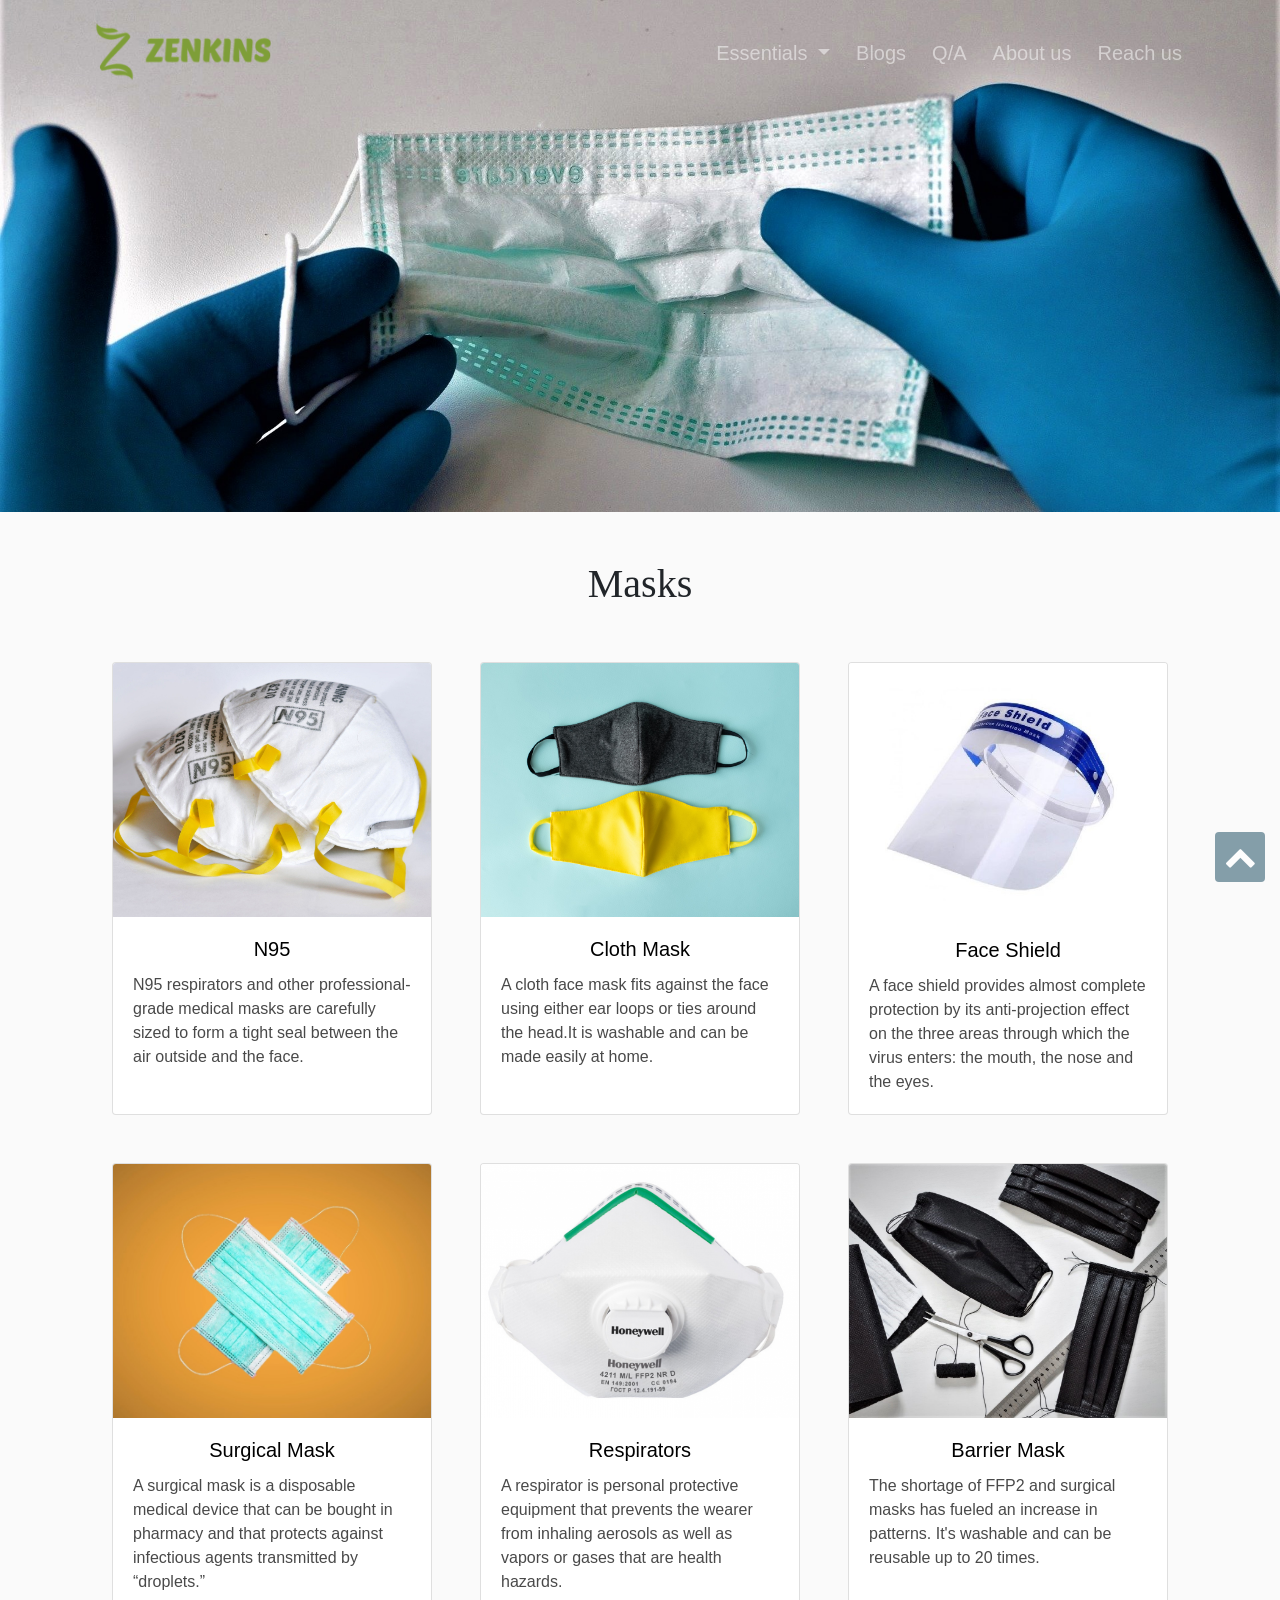
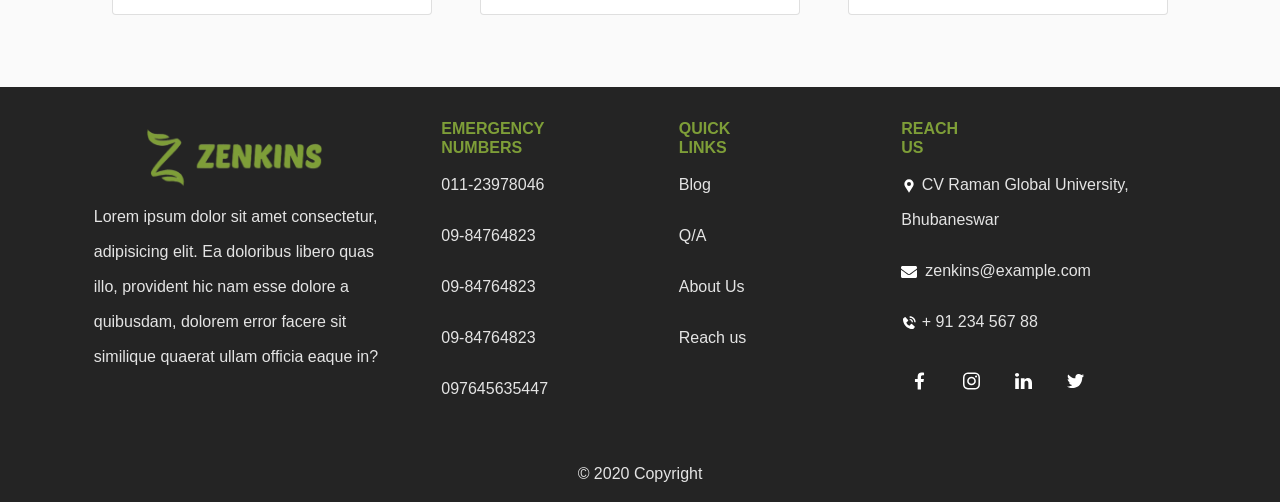
<file: mask.html>
<!DOCTYPE html>
<html lang="en">
<head>
    <meta charset="UTF-8">
    <meta name="viewport" content="width=device-width, initial-scale=1.0">
    <title>Zenkins | Mask</title>
    <link rel="icon" href="img/titleimage.png">

    <link rel="stylesheet" href="css/style.css">
    <!-- <link rel="stylesheet" href="https://maxcdn.bootstrapcdn.com/bootstrap/3.4.1/css/bootstrap.min.css">-->
  <script src="https://ajax.googleapis.com/ajax/libs/jquery/3.5.1/jquery.min.js"></script>
  <!-- <script src="https://maxcdn.bootstrapcdn.com/bootstrap/3.4.1/js/bootstrap.min.js"></script>  -->
  <link rel="stylesheet" href="https://stackpath.bootstrapcdn.com/bootstrap/4.3.1/css/bootstrap.min.css" integrity="sha384-ggOyR0iXCbMQv3Xipma34MD+dH/1fQ784/j6cY/iJTQUOhcWr7x9JvoRxT2MZw1T" crossorigin="anonymous">
<script src="https://stackpath.bootstrapcdn.com/bootstrap/4.3.1/js/bootstrap.min.js" integrity="sha384-JjSmVgyd0p3pXB1rRibZUAYoIIy6OrQ6VrjIEaFf/nJGzIxFDsf4x0xIM+B07jRM" crossorigin="anonymous"></script>
<script src="js/app.js"></script>
<link rel="stylesheet" href="https://maxcdn.bootstrapcdn.com/font-awesome/4.5.0/css/font-awesome.min.css">
</head>
<body>
  
  <nav class="navbar navbar-expand-lg navbar-dark fixed-top">
    <div class="container">
      <a class="navbar-brand" href="index.html">
            <img src="img/logo.png" alt="">
          </a>
      <button class="navbar-toggler" type="button" data-toggle="collapse" data-target="#navbarResponsive" aria-controls="navbarResponsive" aria-expanded="false" aria-label="Toggle navigation">
            <span class="navbar-toggler-icon"></span>
          </button>
      <div class="collapse navbar-collapse" id="navbarResponsive">
        <ul class="navbar-nav ml-auto">
          
        
          <li class="dropdown nav-item">
            <a class="dropdown-toggle nav-link" data-toggle="dropdown" href="#">Essentials
            <span class="caret"></span></a>
            <ul class="dropdown-menu">
              <li><a href="sanitizer.html">Sanitizer</a></li>
              <li><a href="mask.html">Mask</a></li>
              <li><a href="gloves.html">Gloves</a></li>
              <li><a href="medicines.html">Medicines</a></li>
              <li><a href="instruments.html">Medical Instrument</a></li>
              <li><a href="ppe.html">PPE Kit</a></li>
            </ul>
          </li>
          <li class="nav-item">
            <a class="nav-link" href="index.html#blog">Blogs</a>
          </li>
          <li class="nav-item">
            <a class="nav-link" href="index.html#qna">Q/A</a>
          </li>
          <li class="nav-item ">
            <a class="nav-link" href="about.html">About us
                  
            </a>
          </li>
          <li class="nav-item">
            <a class="nav-link" href="index.html#reachus">Reach us</a>
          </li>
        </ul>
      </div>
    </div>
  </nav>

    <img class="ban1" src="img/mask1.jpg">
 
    <section class=" mt-5 mb-5">
      
              
              <div class="col-xl-12">
                  <h1 class="heading">Masks</h1>
              
              <div class="row">
                
          <div class="card col-xl-3 col-xs-4 col-md-4 col-lg-3 m-4">
            <a href="https://www.flipkart.com/q/n95-masks" target="_blank">
            <img
              src="img/mask3.jpg"
              class="card-img-top"
              alt="..."
            />
            <div class="card-body">
              <h5 class="card-title">N95 </h5>
              <p class="card-text">
                N95 respirators and other professional-grade medical masks are carefully sized to form a tight seal between the air outside and the face.
              </p>
            </div>
          </a>
          </div>
          <div class="card col-xl-3 col-xs-4 col-md-4 col-lg-3 m-4">
            <a href="https://www.myntra.com/mask" target="_blank">
            <img
              src="img/mask2.jpg"
              class="card-img-top"
              alt="..."
            />
            <div class="card-body">
              <h5 class="card-title">Cloth Mask</h5>
              <p class="card-text">
                A cloth face mask fits against the face using either ear loops or ties around the head.It is washable and can be made easily at home.
              </p>
            </div>
          </a>
          </div>
          <div class="card col-xl-3 col-xs-4 col-md-4 col-lg-3 m-4">
            <a href="https://www.amazon.in/face-shield/s?k=face+shield" target="_blank">
            <img
              src="img/mask4.jpg"
              class="card-img-top"
              alt="..."
            />
            <div class="card-body">
              <h5 class="card-title">Face shield</h5>
              <p class="card-text">
                A face shield provides almost complete protection by its anti-projection effect on the three areas through which the virus enters: the mouth, the nose and the eyes.
              </p>
            </div>
          </a>
          </div>
          
          <div class="card col-xl-3 col-xs-4 col-md-4 col-lg-3 m-4">
            <a href="https://www.amazon.in/s?k=surgical+mask&crid=1PNB1HK4N5A70&sprefix=surgical%2Caps%2C367&ref=nb_sb_ss_ts-apa-p_1_8"target="_blank">
            <img
              src="img/mask5.jpg"
              class="card-img-top"
              alt="..."
            />
            <div class="card-body">
              <h5 class="card-title">Surgical Mask</h5>
              <p class="card-text">
                A surgical mask is a disposable medical device that can be bought in pharmacy and that protects against infectious agents transmitted by “droplets.”
              </p>
            </div>
          </a>
          </div> 
          <div class="card col-xl-3 col-xs-4 col-md-4 col-lg-3 m-4">
            <a href="https://www.amazon.in/s?k=respirators&ref=nb_sb_noss_1"target="_blank">
            <img
              src="img/mask6.png"
              class="card-img-top"
              alt="..."
            />
            <div class="card-body">
              <h5 class="card-title">Respirators</h5>
              <p class="card-text">
                A respirator is personal protective equipment that prevents the wearer from inhaling aerosols  as well as vapors or gases  that are health hazards.
              </p>
            </div>
          </a>
          </div>
          <div class="card col-xl-3 col-xs-4 col-md-4 col-lg-3 m-4">
            <a href="https://www.decathlon.in/p/8621512/pollution-masks/reusable-barrier-face-mask-pack-of-2-adult-size" target="_blank">
            <img
              src="img/mask7.jpg"
              class="card-img-top"
              alt="..."
            />
            <div class="card-body">
              <h5 class="card-title">Barrier mask</h5>
              <p class="card-text">
                The shortage of FFP2 and surgical masks has fueled an increase in patterns. It's washable and can be reusable up to 20 times.
              </p>
            </div>
          </a>
          </div>
 
  
  
  </div>
  
      </div>
  </section>
  <footer class="myfooter pt-3" style="background-color: #242424;">
        
          
    <!-- Footer Links -->
  <div class="container text-center text-md-left">

    <!-- Grid row -->
    <div class="row mt-3">

      <!-- Grid column -->
      <div class="col-md-3 col-lg-4 col-xl-3 mx-auto mb-4">
        <!-- Content -->
        <div style="text-align: center;"><img src="img/logo.png" style="height: 80px;"></div>
        <p>Lorem ipsum dolor sit amet consectetur, adipisicing elit. Ea doloribus libero quas illo, provident hic nam esse dolore a quibusdam, dolorem error facere sit similique quaerat ullam officia eaque in?</p>

      </div>
      <!-- Grid column -->

      <!-- Grid column -->
      <div class="col-md-2 col-lg-2 col-xl-2 mx-auto mb-4">

        <!-- Links -->
        <h6 class="text-uppercase font-weight-bold">Emergency <br> Numbers</h6>
 
        <p>
          <a href="tel:011-23978046" title="corona helpline">011-23978046</a>
          <p>
            <a href="09-84764823" title="helpline">09-84764823</a> 
         </p>
         <p>
          <a href="09-84764823" title="helpline">09-84764823</a> 
       </p>
       
        <p>
          <a href="09-84764823" title="helpline">09-84764823</a> 
       </p>
        <p>
          <a href="tel:097645635447" title="corona helpline">097645635447</a>    
      </p>

      </div>
      <!-- Grid column -->

      <!-- Grid column -->
      <div class="col-md-3 col-lg-2 col-xl-2 mx-auto mb-4">

        <!-- Links -->
        <h6 class="text-uppercase font-weight-bold"> Quick <br> Links   </h6>
       
       
        <p>
          <a href="index.html#blog">Blog</a>
        </p>
        
        <p>
          <a href="index.html#qna"> Q/A</a>
        </p>
        
        <p>
          <a href="about.html">About Us</a>
        </p>
        <p>
          <a href="index.html#reachus">Reach us</a>
        </p>
      </div>
      <!-- Grid column -->

      <!-- Grid column -->
      <div class="col-md-4 col-lg-3 col-xl-3 mx-auto mb-md-0 mb-4">

        <!-- Links -->
        <h6 class="text-uppercase font-weight-bold">Reach <br> Us</h6>
       
        <p>
          <span class=" mr-0"><svg xmlns="http://www.w3.org/2000/svg" xmlns:xlink="http://www.w3.org/1999/xlink" aria-hidden="true" focusable="false" width="1em" height="1em" style="-ms-transform: rotate(360deg); -webkit-transform: rotate(360deg); transform: rotate(360deg);" preserveAspectRatio="xMidYMid meet" viewBox="0 0 24 24"><path d="M19 9A7 7 0 1 0 5 9c0 1.387.41 2.677 1.105 3.765h-.008C8.457 16.46 12 22 12 22l5.903-9.235h-.007A6.98 6.98 0 0 0 19 9zm-7 3a3 3 0 1 1 0-6a3 3 0 0 1 0 6z" fill="white"/></svg></span> CV Raman Global University, Bhubaneswar</p>
        <p>
          <span class="mr-2"><svg xmlns="http://www.w3.org/2000/svg" xmlns:xlink="http://www.w3.org/1999/xlink" aria-hidden="true" focusable="false" width="1em" height="1em" style="-ms-transform: rotate(360deg); -webkit-transform: rotate(360deg); transform: rotate(360deg);" preserveAspectRatio="xMidYMid meet" viewBox="0 0 512 512"><path d="M502.3 190.8c3.9-3.1 9.7-.2 9.7 4.7V400c0 26.5-21.5 48-48 48H48c-26.5 0-48-21.5-48-48V195.6c0-5 5.7-7.8 9.7-4.7c22.4 17.4 52.1 39.5 154.1 113.6c21.1 15.4 56.7 47.8 92.2 47.6c35.7.3 72-32.8 92.3-47.6c102-74.1 131.6-96.3 154-113.7zM256 320c23.2.4 56.6-29.2 73.4-41.4c132.7-96.3 142.8-104.7 173.4-128.7c5.8-4.5 9.2-11.5 9.2-18.9v-19c0-26.5-21.5-48-48-48H48C21.5 64 0 85.5 0 112v19c0 7.4 3.4 14.3 9.2 18.9c30.6 23.9 40.7 32.4 173.4 128.7c16.8 12.2 50.2 41.8 73.4 41.4z" fill="white"/></svg></span>zenkins@example.com</p>
        <p>
          <span class=" mr-0"><svg xmlns="http://www.w3.org/2000/svg" xmlns:xlink="http://www.w3.org/1999/xlink" aria-hidden="true" focusable="false" width="1em" height="1em" style="-ms-transform: rotate(360deg); -webkit-transform: rotate(360deg); transform: rotate(360deg);" preserveAspectRatio="xMidYMid meet" viewBox="0 0 24 24"><path d="M20 10.999h2C22 5.869 18.127 2 12.99 2v2C17.052 4 20 6.943 20 10.999z" fill="white"/><path d="M13 8c2.103 0 3 .897 3 3h2c0-3.225-1.775-5-5-5v2zm3.422 5.443a1.001 1.001 0 0 0-1.391.043l-2.393 2.461c-.576-.11-1.734-.471-2.926-1.66c-1.192-1.193-1.553-2.354-1.66-2.926l2.459-2.394a1 1 0 0 0 .043-1.391L6.859 3.513a1 1 0 0 0-1.391-.087l-2.17 1.861a1 1 0 0 0-.29.649c-.015.25-.301 6.172 4.291 10.766C11.305 20.707 16.323 21 17.705 21c.202 0 .326-.006.359-.008a.992.992 0 0 0 .648-.291l1.86-2.171a1 1 0 0 0-.086-1.391l-4.064-3.696z" fill="white"/></svg></span> + 91 234 567 88</p>
       
            <div class="d-flex socialiconss social">
              <a href=""> <svg xmlns="http://www.w3.org/2000/svg" xmlns:xlink="http://www.w3.org/1999/xlink" aria-hidden="true" focusable="false" width="2em" height="2em" style="-ms-transform: rotate(360deg); -webkit-transform: rotate(360deg); transform: rotate(360deg);" preserveAspectRatio="xMidYMid meet" viewBox="0 0 32 32"><path d="M23.446 18l.889-5.791h-5.557V8.451c0-1.584.776-3.129 3.265-3.129h2.526V.392S22.277.001 20.085.001c-4.576 0-7.567 2.774-7.567 7.795v4.414H7.431v5.791h5.087v14h6.26v-14z" fill="white"/></svg>
                <a href=""> <svg xmlns="http://www.w3.org/2000/svg" xmlns:xlink="http://www.w3.org/1999/xlink" aria-hidden="true" focusable="false" width="2em" height="2em" style="-ms-transform: rotate(360deg); -webkit-transform: rotate(360deg); transform: rotate(360deg);" preserveAspectRatio="xMidYMid meet" viewBox="0 0 32 32"><path d="M16 0c-4.349 0-4.891.021-6.593.093c-1.709.084-2.865.349-3.885.745a7.847 7.847 0 0 0-2.833 1.849A7.757 7.757 0 0 0 .84 5.52C.444 6.54.179 7.696.095 9.405c-.077 1.703-.093 2.244-.093 6.593s.021 4.891.093 6.593c.084 1.704.349 2.865.745 3.885a7.847 7.847 0 0 0 1.849 2.833a7.757 7.757 0 0 0 2.833 1.849c1.02.391 2.181.661 3.885.745c1.703.077 2.244.093 6.593.093s4.891-.021 6.593-.093c1.704-.084 2.865-.355 3.885-.745a7.847 7.847 0 0 0 2.833-1.849a7.716 7.716 0 0 0 1.849-2.833c.391-1.02.661-2.181.745-3.885c.077-1.703.093-2.244.093-6.593s-.021-4.891-.093-6.593c-.084-1.704-.355-2.871-.745-3.885a7.847 7.847 0 0 0-1.849-2.833A7.716 7.716 0 0 0 26.478.838c-1.02-.396-2.181-.661-3.885-.745C20.89.016 20.349 0 16 0zm0 2.88c4.271 0 4.781.021 6.469.093c1.557.073 2.405.333 2.968.553a4.989 4.989 0 0 1 1.844 1.197a4.931 4.931 0 0 1 1.192 1.839c.22.563.48 1.411.553 2.968c.072 1.688.093 2.199.093 6.469s-.021 4.781-.099 6.469c-.084 1.557-.344 2.405-.563 2.968c-.303.751-.641 1.276-1.199 1.844a5.048 5.048 0 0 1-1.844 1.192c-.556.22-1.416.48-2.979.553c-1.697.072-2.197.093-6.479.093s-4.781-.021-6.48-.099c-1.557-.084-2.416-.344-2.979-.563c-.76-.303-1.281-.641-1.839-1.199c-.563-.563-.921-1.099-1.197-1.844c-.224-.556-.48-1.416-.563-2.979c-.057-1.677-.084-2.197-.084-6.459c0-4.26.027-4.781.084-6.479c.083-1.563.339-2.421.563-2.979c.276-.761.635-1.281 1.197-1.844c.557-.557 1.079-.917 1.839-1.199c.563-.219 1.401-.479 2.964-.557c1.697-.061 2.197-.083 6.473-.083zm0 4.907A8.21 8.21 0 0 0 7.787 16A8.21 8.21 0 0 0 16 24.213A8.21 8.21 0 0 0 24.213 16A8.21 8.21 0 0 0 16 7.787zm0 13.546c-2.948 0-5.333-2.385-5.333-5.333s2.385-5.333 5.333-5.333c2.948 0 5.333 2.385 5.333 5.333S18.948 21.333 16 21.333zM26.464 7.459a1.923 1.923 0 0 1-1.923 1.921a1.919 1.919 0 1 1 0-3.838c1.057 0 1.923.86 1.923 1.917z" fill="white"/></svg></a>
                <a href=""> <svg xmlns="http://www.w3.org/2000/svg" xmlns:xlink="http://www.w3.org/1999/xlink" aria-hidden="true" focusable="false" width="2em" height="2em" style="-ms-transform: rotate(360deg); -webkit-transform: rotate(360deg); transform: rotate(360deg);" preserveAspectRatio="xMidYMid meet" viewBox="0 0 1046.16 1000"><path d="M237.485 1000V325.301H13.229V1000h224.256zM125.386 233.127c78.202 0 126.879-51.809 126.879-116.553C250.808 50.37 203.591-.001 126.87-.001C50.161-.001-.002 50.371-.002 116.574c0 64.747 48.665 116.553 123.924 116.553h1.457zM361.61 1000h224.256V623.215c0-20.165 1.457-40.309 7.379-54.724c16.212-40.289 53.111-82.017 115.06-82.017c81.149 0 113.613 61.872 113.613 152.572v360.949h224.242V613.129c0-207.241-110.636-303.668-258.183-303.668c-120.977 0-174.094 67.622-203.603 113.679h1.497v-97.853H361.615c2.943 63.31 0 674.699 0 674.699z" fill="white"/></svg></a> 
                <a href=""><svg xmlns="http://www.w3.org/2000/svg" xmlns:xlink="http://www.w3.org/1999/xlink" aria-hidden="true" focusable="false" width="2em" height="2em" style="-ms-transform: rotate(360deg); -webkit-transform: rotate(360deg); transform: rotate(360deg);" preserveAspectRatio="xMidYMid meet" viewBox="0 0 1200 1200"><path d="M1200 216.995c-8.026 16.946-22.966 38.351-44.816 64.214s-48.828 48.606-80.937 68.227c.893 7.136 1.562 13.824 2.007 20.067c3.463 96.12-19.561 195.847-51.505 278.93c-61.918 154.473-156.795 278.795-292.308 363.21c-141.314 81.058-305.892 98.298-457.525 83.612C174.25 1083.694 75.033 1050.822 0 988.901c137.233 16.404 265.305-30.28 366.555-105.687c-112.472 2.847-194.191-78.514-232.775-172.575c17.393 4.559 35.588 4.009 52.174 2.677c20.416-1.918 39.796-3.833 58.863-8.026c-71.717-23.139-134.469-65.675-167.224-129.767c-19.213-40.61-27.888-79.282-28.093-123.077c33.605 17.693 74.028 34.937 111.037 33.444c-55.892-47.347-100.7-107.857-109.03-177.258c-5.259-57.866 9.221-110.688 30.101-159.866c83.607 91.885 177.415 167.502 285.618 214.047c73.998 30.302 147.786 46.507 224.081 46.822c-8.807-68.145-1.959-134.05 30.101-189.967c37.73-60.118 92.778-94.998 154.516-112.375c88.337-22.652 174.496 9.345 228.763 70.903c58.521-6.321 114.58-32.283 159.197-58.863c-18.958 57.41-55.874 114.492-109.699 141.806c51.247-9.488 100.149-24.659 145.815-44.144z" fill="white"/></svg></a>  
            </div>
         

      </div>
     

    </div>
   

  </div>
  
  <div class="footer-copyright text-center py-3">© 2020 Copyright
  
  </div>
  

  
 

</footer>
<a id="button"></a>
</body>
</html>
</file>
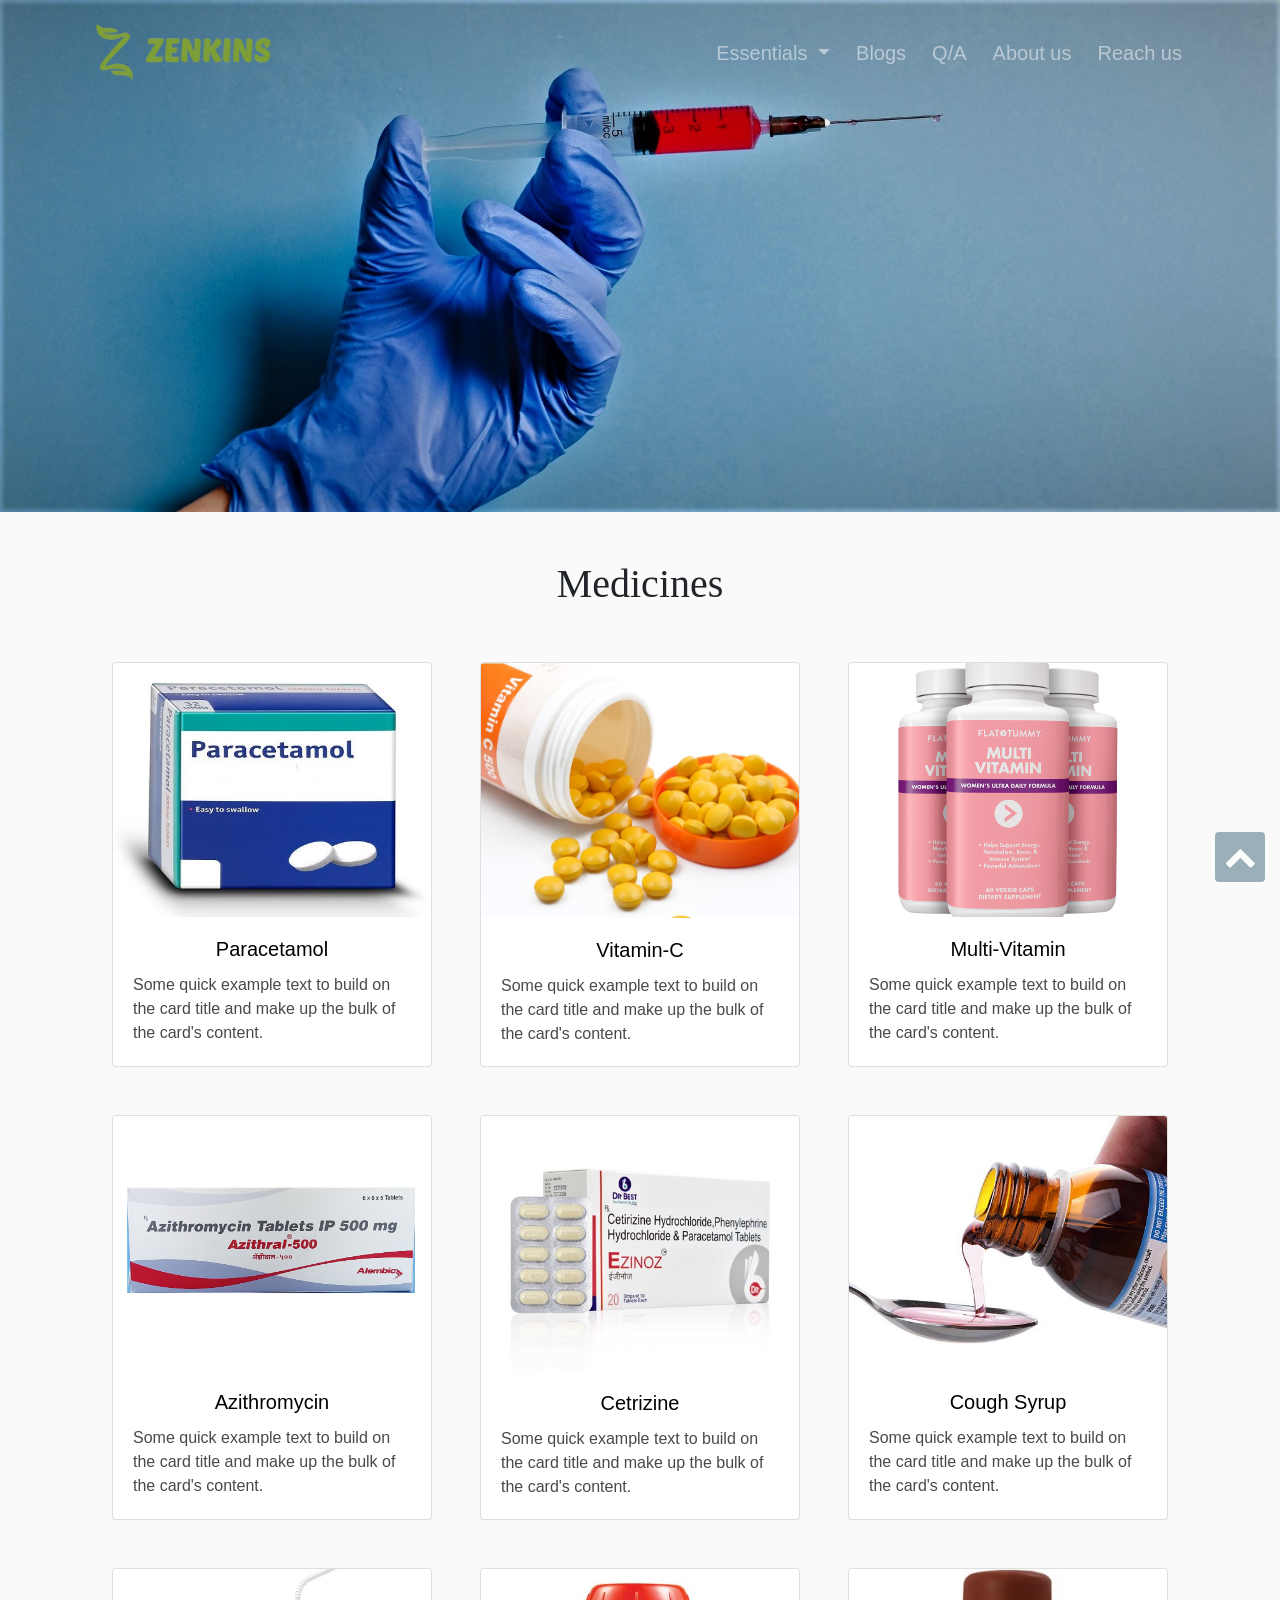
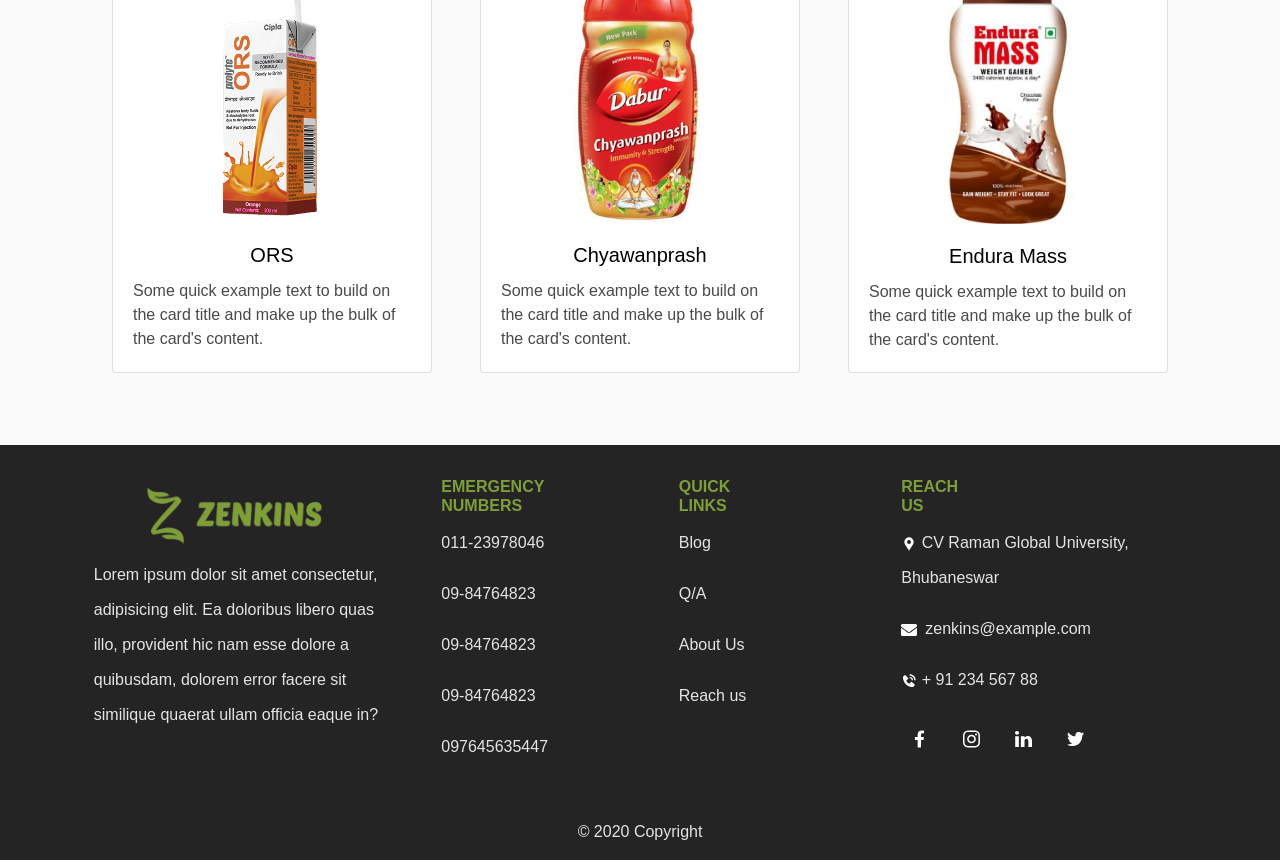
<file: medicines.html>
<!DOCTYPE html>
<html lang="en">
<head>
    <meta charset="UTF-8">
    <meta name="viewport" content="width=device-width, initial-scale=1.0">
    <title>Zenkins | Medicine</title>
    <link rel="icon" href="img/titleimage.png">

    <link rel="stylesheet" href="css/style.css">
    <!-- <link rel="stylesheet" href="https://maxcdn.bootstrapcdn.com/bootstrap/3.4.1/css/bootstrap.min.css">-->
  <script src="https://ajax.googleapis.com/ajax/libs/jquery/3.5.1/jquery.min.js"></script>
  <!-- <script src="https://maxcdn.bootstrapcdn.com/bootstrap/3.4.1/js/bootstrap.min.js"></script>  -->
  <link rel="stylesheet" href="https://stackpath.bootstrapcdn.com/bootstrap/4.3.1/css/bootstrap.min.css" integrity="sha384-ggOyR0iXCbMQv3Xipma34MD+dH/1fQ784/j6cY/iJTQUOhcWr7x9JvoRxT2MZw1T" crossorigin="anonymous">
<script src="https://stackpath.bootstrapcdn.com/bootstrap/4.3.1/js/bootstrap.min.js" integrity="sha384-JjSmVgyd0p3pXB1rRibZUAYoIIy6OrQ6VrjIEaFf/nJGzIxFDsf4x0xIM+B07jRM" crossorigin="anonymous"></script>
<script src="js/app.js"></script>
<link rel="stylesheet" href="https://maxcdn.bootstrapcdn.com/font-awesome/4.5.0/css/font-awesome.min.css">
</head>
<body>
  
  <nav class="navbar navbar-expand-lg navbar-dark fixed-top">
    <div class="container">
      <a class="navbar-brand" href="index.html">
            <img src="img/logo.png" alt="">
          </a>
      <button class="navbar-toggler" type="button" data-toggle="collapse" data-target="#navbarResponsive" aria-controls="navbarResponsive" aria-expanded="false" aria-label="Toggle navigation">
            <span class="navbar-toggler-icon"></span>
          </button>
      <div class="collapse navbar-collapse" id="navbarResponsive">
        <ul class="navbar-nav ml-auto">
          
          
          
          <li class="dropdown nav-item">
            <a class="dropdown-toggle nav-link" data-toggle="dropdown" href="#">Essentials
            <span class="caret"></span></a>
            <ul class="dropdown-menu">
              <li><a href="sanitizer.html">Sanitizer</a></li>
              <li><a href="mask.html">Mask</a></li>
              <li><a href="gloves.html">Gloves</a></li>
              <li><a href="medicines.html">Medicines</a></li>
              <li><a href="instruments.html">Medical Instrument</a></li>
              <li><a href="ppe.html">PPE Kit</a></li>
            </ul>
          </li>
          <li class="nav-item">
            <a class="nav-link" href="index.html#blog">Blogs</a>
          </li>
          <li class="nav-item">
            <a class="nav-link" href="index.html#qna">Q/A</a>
          </li>
          <li class="nav-item ">
            <a class="nav-link" href="about.html">About us
                  
            </a>
          </li>
          <li class="nav-item">
            <a class="nav-link" href="index.html#reachus">Reach us</a>
          </li>
        </ul>
      </div>
    </div>
  </nav>

    <img class="ban1" src="img/medicines1.jpg">
 
    <section class=" mt-5 mb-5">
      
              
              <div class="col-xl-12">
                  <h1 class="heading">Medicines</h1>
              
              <div class="row">
                
          <div class="card col-xl-3 col-xs-4 col-md-4 col-lg-3 m-4">
            <a href="https://www.amazon.in/s?k=paracetamol&crid=3HLSS1WUB2WXW&sprefix=paraceta%2Caps%2C491&ref=nb_sb_ss_ts-apa-p_3_8" target="_blank">
            <img
              src="img/medicines2.jpg"
              class="card-img-top"
              alt="..."
            />
            <div class="card-body">
              <h5 class="card-title">Paracetamol</h5>
              <p class="card-text">
                Some quick example text to build on the card title and make up the bulk of the
                card's content.
              </p>
            </div>
          </a>
          </div>
          <div class="card col-xl-3 col-xs-4 col-md-4 col-lg-3 m-4">
            <a href="https://www.amazon.in/s?k=vitamin+c&ref=nb_sb_noss_2" target="_blank">
            <img
              src="img/medicines3.jpg"
              class="card-img-top"
              alt="..."
            />
            <div class="card-body">
              <h5 class="card-title">Vitamin-c</h5>
              <p class="card-text">
                Some quick example text to build on the card title and make up the bulk of the
                card's content.
              </p>
            </div>
          </a>
          </div>
          <div class="card col-xl-3 col-xs-4 col-md-4 col-lg-3 m-4">
            <a href="https://www.amazon.in/s?k=multi+vitamin&ref=nb_sb_noss_2"target="_blank">
            <img
              src="img/medicines4.jpg"
              class="card-img-top"
              alt="..."
            />
            <div class="card-body">
              <h5 class="card-title">Multi-vitamin</h5>
              <p class="card-text">
                Some quick example text to build on the card title and make up the bulk of the
                card's content.
              </p>
            </div>
          </a>
          </div>
          
          <div class="card col-xl-3 col-xs-4 col-md-4 col-lg-3 m-4">
            <a href="https://www.amazon.in/s?k=azithromycin&ref=nb_sb_noss_2"target="_blank">
            <img
              src="img/medicines5.jpg"
              class="card-img-top"
              alt="..."
            />
            <div class="card-body">
              <h5 class="card-title">Azithromycin</h5>
              <p class="card-text">
                Some quick example text to build on the card title and make up the bulk of the
                card's content.
              </p>
            </div>
          </a>
          </div> 
          <div class="card col-xl-3 col-xs-4 col-md-4 col-lg-3 m-4">
            <a href="https://www.amazon.in/s?k=cetrizine&ref=nb_sb_noss_2"target="_blank">
            <img
              src="img/medicines6.jpg"
              class="card-img-top"
              alt="..."
            />
            <div class="card-body">
              <h5 class="card-title">Cetrizine </h5>
              <p class="card-text">
                Some quick example text to build on the card title and make up the bulk of the
                card's content.
              </p>
            </div>
          </a>
          </div>
          <div class="card col-xl-3 col-xs-4 col-md-4 col-lg-3 m-4">
            <a href="https://www.amazon.in/s?k=cough+syrups&crid=MFWQMPOAOEH4&sprefix=cough+sy%2Caps%2C408&ref=nb_sb_ss_ts-apa-p_1_8"target="_blank">
            <img
              src="img/medicines7.jpg"
              class="card-img-top"
              alt="..."
            />
            <div class="card-body">
              <h5 class="card-title">Cough Syrup</h5>
              <p class="card-text">
                Some quick example text to build on the card title and make up the bulk of the
                card's content.
              </p>
            </div>
          </a>
          </div>
          <div class="card col-xl-3 col-xs-4 col-md-4 col-lg-3 m-4">
            <a href="https://www.amazon.in/s?k=ors&ref=nb_sb_noss" target="_blank">
            <img
              src="img/medicines8.jpg"
              class="card-img-top"
              alt="..."
            />
            <div class="card-body">
              <h5 class="card-title">ORS</h5>
              <p class="card-text">
                Some quick example text to build on the card title and make up the bulk of the
                card's content.
              </p>
            </div>
          </a>
          </div>
          <div class="card col-xl-3 col-xs-4 col-md-4 col-lg-3 m-4">
            <a href="https://www.amazon.in/s?k=chyawanprash&crid=16WO66EXNFFN0&sprefix=chy%2Caps%2C1080&ref=nb_sb_ss_ts-apa-p_1_3"target="_blank">
            <img
              src="img/medicines9.jpg"
              class="card-img-top"
              alt="..."
            />
            <div class="card-body">
              <h5 class="card-title">Chyawanprash</h5>
              <p class="card-text">
                Some quick example text to build on the card title and make up the bulk of the
                card's content.
              </p>
            </div>
          </a>
          </div>
          <div class="card col-xl-3 col-xs-4 col-md-4 col-lg-3 m-4">
            <a href="https://www.amazon.in/s?k=endura+mass&ref=nb_sb_noss_2"target="_blank">
            <img
              src="img/medicines10.jpg"
              class="card-img-top"
              alt="..."
            />
            <div class="card-body">
              <h5 class="card-title">Endura Mass</h5>
              <p class="card-text">
                Some quick example text to build on the card title and make up the bulk of the
                card's content.
              </p>
            </div>
          </a>
          </div>
  
  
  </div>
  
      </div>
  </section>
  <footer class="myfooter pt-3" style="background-color: #242424;">
        
          
    <!-- Footer Links -->
  <div class="container text-center text-md-left">

    <!-- Grid row -->
    <div class="row mt-3">

      <!-- Grid column -->
      <div class="col-md-3 col-lg-4 col-xl-3 mx-auto mb-4">
        <!-- Content -->
        <div style="text-align: center;"><img src="img/logo.png" style="height: 80px;"></div>
        <p>Lorem ipsum dolor sit amet consectetur, adipisicing elit. Ea doloribus libero quas illo, provident hic nam esse dolore a quibusdam, dolorem error facere sit similique quaerat ullam officia eaque in?</p>

      </div>
      <!-- Grid column -->

      <!-- Grid column -->
      <div class="col-md-2 col-lg-2 col-xl-2 mx-auto mb-4">

        <!-- Links -->
        <h6 class="text-uppercase font-weight-bold">Emergency <br> Numbers</h6>
 
        <p>
          <a href="tel:011-23978046" title="corona helpline">011-23978046</a>
          <p>
            <a href="09-84764823" title="helpline">09-84764823</a> 
         </p>
         <p>
          <a href="09-84764823" title="helpline">09-84764823</a> 
       </p>
       
        <p>
          <a href="09-84764823" title="helpline">09-84764823</a> 
       </p>
        <p>
          <a href="tel:097645635447" title="corona helpline">097645635447</a>    
      </p>

      </div>
      <!-- Grid column -->

      <!-- Grid column -->
      <div class="col-md-3 col-lg-2 col-xl-2 mx-auto mb-4">

        <!-- Links -->
        <h6 class="text-uppercase font-weight-bold"> Quick <br> Links   </h6>
       
       
        <p>
          <a href="index.html#blog">Blog</a>
        </p>
        
        <p>
          <a href="index.html#qna"> Q/A</a>
        </p>
        
        <p>
          <a href="about.html">About Us</a>
        </p>
        <p>
          <a href="index.html#reachus">Reach us</a>
        </p>
      </div>
      <!-- Grid column -->

      <!-- Grid column -->
      <div class="col-md-4 col-lg-3 col-xl-3 mx-auto mb-md-0 mb-4">

        <!-- Links -->
        <h6 class="text-uppercase font-weight-bold">Reach <br> Us</h6>
       
        <p>
          <span class=" mr-0"><svg xmlns="http://www.w3.org/2000/svg" xmlns:xlink="http://www.w3.org/1999/xlink" aria-hidden="true" focusable="false" width="1em" height="1em" style="-ms-transform: rotate(360deg); -webkit-transform: rotate(360deg); transform: rotate(360deg);" preserveAspectRatio="xMidYMid meet" viewBox="0 0 24 24"><path d="M19 9A7 7 0 1 0 5 9c0 1.387.41 2.677 1.105 3.765h-.008C8.457 16.46 12 22 12 22l5.903-9.235h-.007A6.98 6.98 0 0 0 19 9zm-7 3a3 3 0 1 1 0-6a3 3 0 0 1 0 6z" fill="white"/></svg></span> CV Raman Global University, Bhubaneswar</p>
        <p>
          <span class="mr-2"><svg xmlns="http://www.w3.org/2000/svg" xmlns:xlink="http://www.w3.org/1999/xlink" aria-hidden="true" focusable="false" width="1em" height="1em" style="-ms-transform: rotate(360deg); -webkit-transform: rotate(360deg); transform: rotate(360deg);" preserveAspectRatio="xMidYMid meet" viewBox="0 0 512 512"><path d="M502.3 190.8c3.9-3.1 9.7-.2 9.7 4.7V400c0 26.5-21.5 48-48 48H48c-26.5 0-48-21.5-48-48V195.6c0-5 5.7-7.8 9.7-4.7c22.4 17.4 52.1 39.5 154.1 113.6c21.1 15.4 56.7 47.8 92.2 47.6c35.7.3 72-32.8 92.3-47.6c102-74.1 131.6-96.3 154-113.7zM256 320c23.2.4 56.6-29.2 73.4-41.4c132.7-96.3 142.8-104.7 173.4-128.7c5.8-4.5 9.2-11.5 9.2-18.9v-19c0-26.5-21.5-48-48-48H48C21.5 64 0 85.5 0 112v19c0 7.4 3.4 14.3 9.2 18.9c30.6 23.9 40.7 32.4 173.4 128.7c16.8 12.2 50.2 41.8 73.4 41.4z" fill="white"/></svg></span>zenkins@example.com</p>
        <p>
          <span class=" mr-0"><svg xmlns="http://www.w3.org/2000/svg" xmlns:xlink="http://www.w3.org/1999/xlink" aria-hidden="true" focusable="false" width="1em" height="1em" style="-ms-transform: rotate(360deg); -webkit-transform: rotate(360deg); transform: rotate(360deg);" preserveAspectRatio="xMidYMid meet" viewBox="0 0 24 24"><path d="M20 10.999h2C22 5.869 18.127 2 12.99 2v2C17.052 4 20 6.943 20 10.999z" fill="white"/><path d="M13 8c2.103 0 3 .897 3 3h2c0-3.225-1.775-5-5-5v2zm3.422 5.443a1.001 1.001 0 0 0-1.391.043l-2.393 2.461c-.576-.11-1.734-.471-2.926-1.66c-1.192-1.193-1.553-2.354-1.66-2.926l2.459-2.394a1 1 0 0 0 .043-1.391L6.859 3.513a1 1 0 0 0-1.391-.087l-2.17 1.861a1 1 0 0 0-.29.649c-.015.25-.301 6.172 4.291 10.766C11.305 20.707 16.323 21 17.705 21c.202 0 .326-.006.359-.008a.992.992 0 0 0 .648-.291l1.86-2.171a1 1 0 0 0-.086-1.391l-4.064-3.696z" fill="white"/></svg></span> + 91 234 567 88</p>
       
            <div class="d-flex socialiconss social">
              <a href=""> <svg xmlns="http://www.w3.org/2000/svg" xmlns:xlink="http://www.w3.org/1999/xlink" aria-hidden="true" focusable="false" width="2em" height="2em" style="-ms-transform: rotate(360deg); -webkit-transform: rotate(360deg); transform: rotate(360deg);" preserveAspectRatio="xMidYMid meet" viewBox="0 0 32 32"><path d="M23.446 18l.889-5.791h-5.557V8.451c0-1.584.776-3.129 3.265-3.129h2.526V.392S22.277.001 20.085.001c-4.576 0-7.567 2.774-7.567 7.795v4.414H7.431v5.791h5.087v14h6.26v-14z" fill="white"/></svg>
                <a href=""> <svg xmlns="http://www.w3.org/2000/svg" xmlns:xlink="http://www.w3.org/1999/xlink" aria-hidden="true" focusable="false" width="2em" height="2em" style="-ms-transform: rotate(360deg); -webkit-transform: rotate(360deg); transform: rotate(360deg);" preserveAspectRatio="xMidYMid meet" viewBox="0 0 32 32"><path d="M16 0c-4.349 0-4.891.021-6.593.093c-1.709.084-2.865.349-3.885.745a7.847 7.847 0 0 0-2.833 1.849A7.757 7.757 0 0 0 .84 5.52C.444 6.54.179 7.696.095 9.405c-.077 1.703-.093 2.244-.093 6.593s.021 4.891.093 6.593c.084 1.704.349 2.865.745 3.885a7.847 7.847 0 0 0 1.849 2.833a7.757 7.757 0 0 0 2.833 1.849c1.02.391 2.181.661 3.885.745c1.703.077 2.244.093 6.593.093s4.891-.021 6.593-.093c1.704-.084 2.865-.355 3.885-.745a7.847 7.847 0 0 0 2.833-1.849a7.716 7.716 0 0 0 1.849-2.833c.391-1.02.661-2.181.745-3.885c.077-1.703.093-2.244.093-6.593s-.021-4.891-.093-6.593c-.084-1.704-.355-2.871-.745-3.885a7.847 7.847 0 0 0-1.849-2.833A7.716 7.716 0 0 0 26.478.838c-1.02-.396-2.181-.661-3.885-.745C20.89.016 20.349 0 16 0zm0 2.88c4.271 0 4.781.021 6.469.093c1.557.073 2.405.333 2.968.553a4.989 4.989 0 0 1 1.844 1.197a4.931 4.931 0 0 1 1.192 1.839c.22.563.48 1.411.553 2.968c.072 1.688.093 2.199.093 6.469s-.021 4.781-.099 6.469c-.084 1.557-.344 2.405-.563 2.968c-.303.751-.641 1.276-1.199 1.844a5.048 5.048 0 0 1-1.844 1.192c-.556.22-1.416.48-2.979.553c-1.697.072-2.197.093-6.479.093s-4.781-.021-6.48-.099c-1.557-.084-2.416-.344-2.979-.563c-.76-.303-1.281-.641-1.839-1.199c-.563-.563-.921-1.099-1.197-1.844c-.224-.556-.48-1.416-.563-2.979c-.057-1.677-.084-2.197-.084-6.459c0-4.26.027-4.781.084-6.479c.083-1.563.339-2.421.563-2.979c.276-.761.635-1.281 1.197-1.844c.557-.557 1.079-.917 1.839-1.199c.563-.219 1.401-.479 2.964-.557c1.697-.061 2.197-.083 6.473-.083zm0 4.907A8.21 8.21 0 0 0 7.787 16A8.21 8.21 0 0 0 16 24.213A8.21 8.21 0 0 0 24.213 16A8.21 8.21 0 0 0 16 7.787zm0 13.546c-2.948 0-5.333-2.385-5.333-5.333s2.385-5.333 5.333-5.333c2.948 0 5.333 2.385 5.333 5.333S18.948 21.333 16 21.333zM26.464 7.459a1.923 1.923 0 0 1-1.923 1.921a1.919 1.919 0 1 1 0-3.838c1.057 0 1.923.86 1.923 1.917z" fill="white"/></svg></a>
                <a href=""> <svg xmlns="http://www.w3.org/2000/svg" xmlns:xlink="http://www.w3.org/1999/xlink" aria-hidden="true" focusable="false" width="2em" height="2em" style="-ms-transform: rotate(360deg); -webkit-transform: rotate(360deg); transform: rotate(360deg);" preserveAspectRatio="xMidYMid meet" viewBox="0 0 1046.16 1000"><path d="M237.485 1000V325.301H13.229V1000h224.256zM125.386 233.127c78.202 0 126.879-51.809 126.879-116.553C250.808 50.37 203.591-.001 126.87-.001C50.161-.001-.002 50.371-.002 116.574c0 64.747 48.665 116.553 123.924 116.553h1.457zM361.61 1000h224.256V623.215c0-20.165 1.457-40.309 7.379-54.724c16.212-40.289 53.111-82.017 115.06-82.017c81.149 0 113.613 61.872 113.613 152.572v360.949h224.242V613.129c0-207.241-110.636-303.668-258.183-303.668c-120.977 0-174.094 67.622-203.603 113.679h1.497v-97.853H361.615c2.943 63.31 0 674.699 0 674.699z" fill="white"/></svg></a> 
                <a href=""><svg xmlns="http://www.w3.org/2000/svg" xmlns:xlink="http://www.w3.org/1999/xlink" aria-hidden="true" focusable="false" width="2em" height="2em" style="-ms-transform: rotate(360deg); -webkit-transform: rotate(360deg); transform: rotate(360deg);" preserveAspectRatio="xMidYMid meet" viewBox="0 0 1200 1200"><path d="M1200 216.995c-8.026 16.946-22.966 38.351-44.816 64.214s-48.828 48.606-80.937 68.227c.893 7.136 1.562 13.824 2.007 20.067c3.463 96.12-19.561 195.847-51.505 278.93c-61.918 154.473-156.795 278.795-292.308 363.21c-141.314 81.058-305.892 98.298-457.525 83.612C174.25 1083.694 75.033 1050.822 0 988.901c137.233 16.404 265.305-30.28 366.555-105.687c-112.472 2.847-194.191-78.514-232.775-172.575c17.393 4.559 35.588 4.009 52.174 2.677c20.416-1.918 39.796-3.833 58.863-8.026c-71.717-23.139-134.469-65.675-167.224-129.767c-19.213-40.61-27.888-79.282-28.093-123.077c33.605 17.693 74.028 34.937 111.037 33.444c-55.892-47.347-100.7-107.857-109.03-177.258c-5.259-57.866 9.221-110.688 30.101-159.866c83.607 91.885 177.415 167.502 285.618 214.047c73.998 30.302 147.786 46.507 224.081 46.822c-8.807-68.145-1.959-134.05 30.101-189.967c37.73-60.118 92.778-94.998 154.516-112.375c88.337-22.652 174.496 9.345 228.763 70.903c58.521-6.321 114.58-32.283 159.197-58.863c-18.958 57.41-55.874 114.492-109.699 141.806c51.247-9.488 100.149-24.659 145.815-44.144z" fill="white"/></svg></a>  
            </div>
         

      </div>
     

    </div>
   

  </div>
  
  <div class="footer-copyright text-center py-3">© 2020 Copyright
  
  </div>
  

  
 

</footer>
<a id="button"></a>
</body>
</html>
</file>
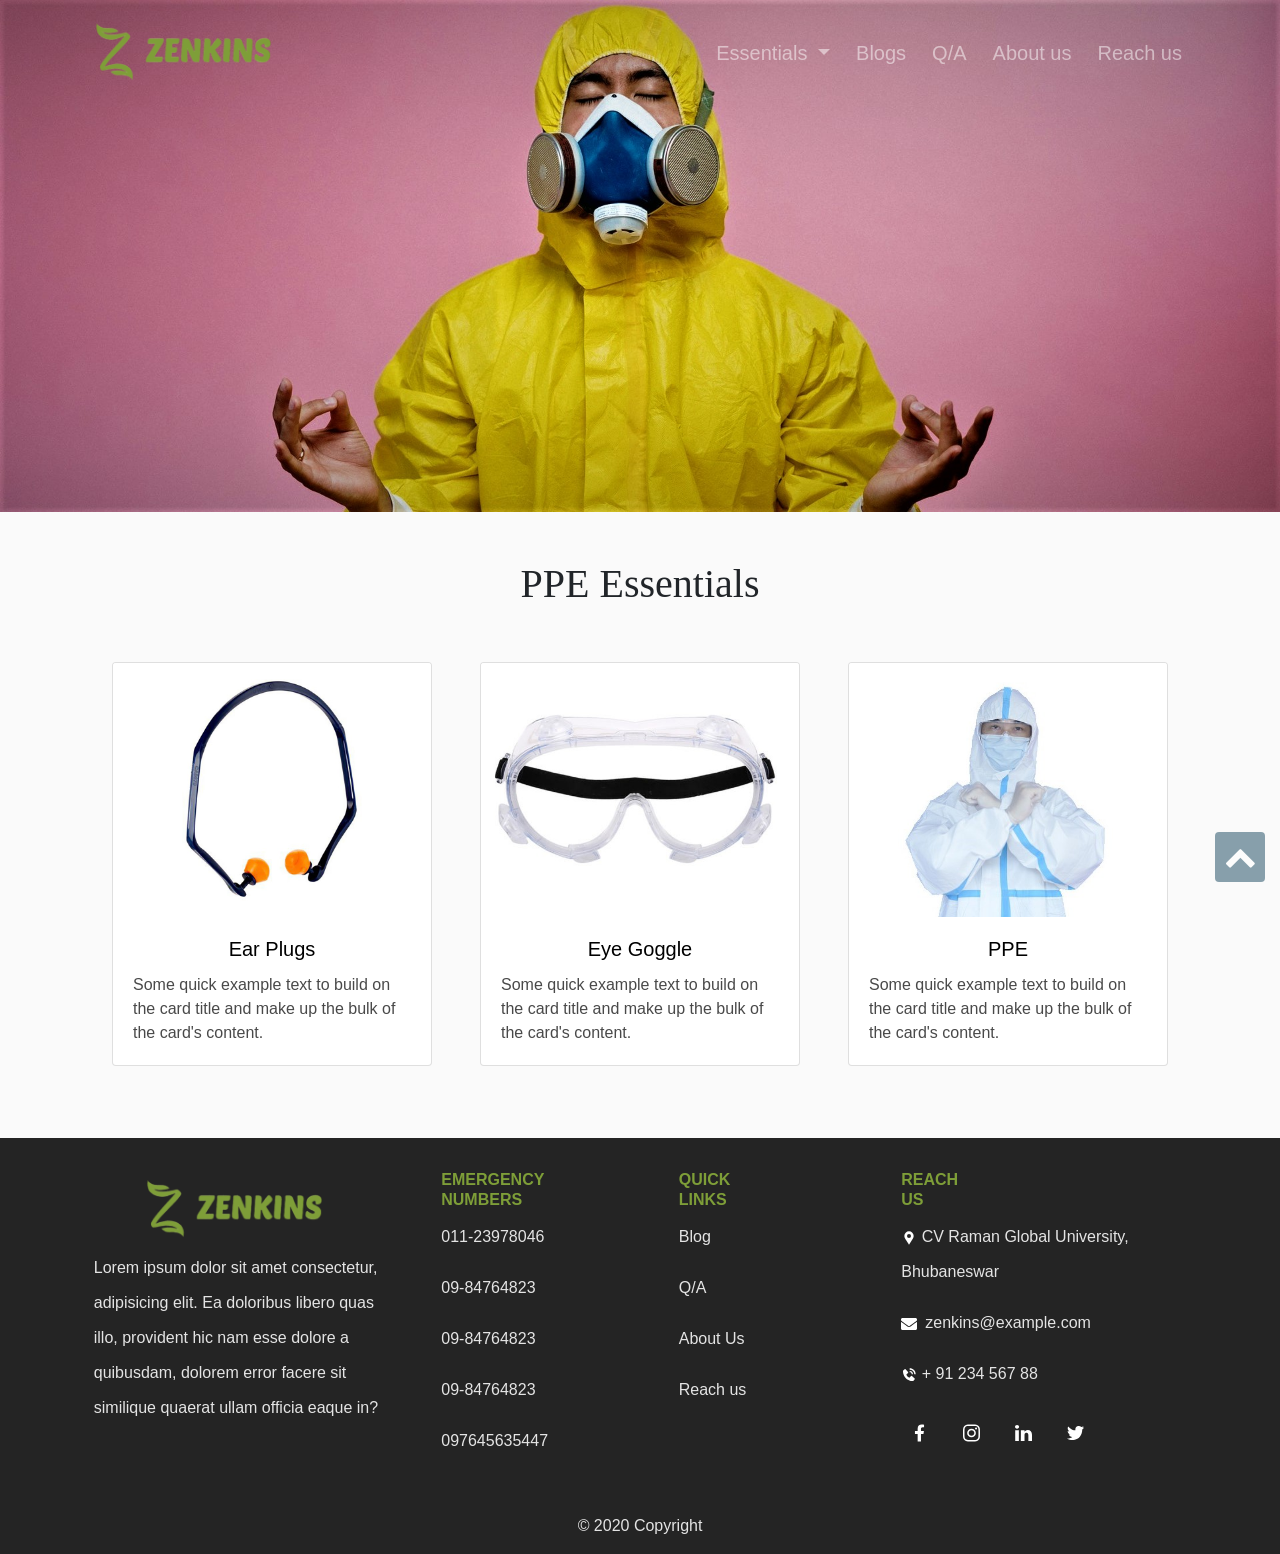
<file: ppe.html>
<!DOCTYPE html>
<html lang="en">
<head>
    <meta charset="UTF-8">
    <meta name="viewport" content="width=device-width, initial-scale=1.0">
    <title>Zenkins | PPE</title>
    <link rel="icon" href="img/titleimage.png">

    <link rel="stylesheet" href="css/style.css">
    <!-- <link rel="stylesheet" href="https://maxcdn.bootstrapcdn.com/bootstrap/3.4.1/css/bootstrap.min.css">-->
  <script src="https://ajax.googleapis.com/ajax/libs/jquery/3.5.1/jquery.min.js"></script>
  <!-- <script src="https://maxcdn.bootstrapcdn.com/bootstrap/3.4.1/js/bootstrap.min.js"></script>  -->
  <link rel="stylesheet" href="https://stackpath.bootstrapcdn.com/bootstrap/4.3.1/css/bootstrap.min.css" integrity="sha384-ggOyR0iXCbMQv3Xipma34MD+dH/1fQ784/j6cY/iJTQUOhcWr7x9JvoRxT2MZw1T" crossorigin="anonymous">
<script src="https://stackpath.bootstrapcdn.com/bootstrap/4.3.1/js/bootstrap.min.js" integrity="sha384-JjSmVgyd0p3pXB1rRibZUAYoIIy6OrQ6VrjIEaFf/nJGzIxFDsf4x0xIM+B07jRM" crossorigin="anonymous"></script>
<script src="js/app.js"></script>
<link rel="stylesheet" href="https://maxcdn.bootstrapcdn.com/font-awesome/4.5.0/css/font-awesome.min.css">
</head>
<body>
  
  <nav class="navbar navbar-expand-lg navbar-dark fixed-top">
    <div class="container">
      <a class="navbar-brand" href="index.html">
            <img src="img/logo.png" alt="">
          </a>
      <button class="navbar-toggler" type="button" data-toggle="collapse" data-target="#navbarResponsive" aria-controls="navbarResponsive" aria-expanded="false" aria-label="Toggle navigation">
            <span class="navbar-toggler-icon"></span>
          </button>
      <div class="collapse navbar-collapse" id="navbarResponsive">
        <ul class="navbar-nav ml-auto">
          
         
          
          <li class="dropdown nav-item">
            <a class="dropdown-toggle nav-link" data-toggle="dropdown" href="#">Essentials
            <span class="caret"></span></a>
            <ul class="dropdown-menu">
              <li><a href="sanitizer.html">Sanitizer</a></li>
              <li><a href="mask.html">Mask</a></li>
              <li><a href="gloves.html">Gloves</a></li>
              <li><a href="medicines.html">Medicines</a></li>
              <li><a href="instruments.html">Medical Instrument</a></li>
              <li><a href="ppe.html">PPE Kit</a></li>
            </ul>
          </li>
          <li class="nav-item">
            <a class="nav-link" href="index.html#blog">Blogs</a>
          </li>
          <li class="nav-item">
            <a class="nav-link" href="index.html#qna">Q/A</a>
          </li>
          <li class="nav-item ">
            <a class="nav-link" href="about.html">About us
                  
            </a>
          </li>
          <li class="nav-item">
            <a class="nav-link" href="index.html#reachus">Reach us</a>
          </li>
        </ul>
      </div>
    </div>
  </nav>

    <img class="ban1" src="img/ppe1.jpg">
 
    <section class=" mt-5 mb-5">
      
              
              <div class="col-xl-12">
                  <h1 class="heading">PPE Essentials</h1>
              
              <div class="row">
                
          <div class="card col-xl-3 col-xs-4 col-md-4 col-lg-3 m-4">
            <a href="sanitizer.html">
            <img
              src="img/ppe2.jpg"
              class="card-img-top"
              alt="..."
            />
            <div class="card-body">
              <h5 class="card-title">Ear Plugs</h5>
              <p class="card-text">
                Some quick example text to build on the card title and make up the bulk of the
                card's content.
              </p>
            </div>
          </a>
          </div>
          <div class="card col-xl-3 col-xs-4 col-md-4 col-lg-3 m-4">
            <a href="mask.html">
            <img
              src="img/ppe3.jpg"
              class="card-img-top"
              alt="..."
            />
            <div class="card-body">
              <h5 class="card-title">Eye Goggle</h5>
              <p class="card-text">
                Some quick example text to build on the card title and make up the bulk of the
                card's content.
              </p>
            </div>
          </a>
          </div>
        
          <div class="card col-xl-3 col-xs-4 col-md-4 col-lg-3 m-4">
            <a href="ppe.html">
            <img
              src="img/ppe4.jpg"
              class="card-img-top"
              alt="..."
            />
            <div class="card-body">
              <h5 class="card-title">PPE</h5>
              <p class="card-text">
                Some quick example text to build on the card title and make up the bulk of the
                card's content.
              </p>
            </div>
          </a>
          </div>
 
  
  
  </div>
  
      </div>
  </section>
  <footer class="myfooter pt-3" style="background-color: #242424;">
        
          
    <!-- Footer Links -->
  <div class="container text-center text-md-left">

    <!-- Grid row -->
    <div class="row mt-3">

      <!-- Grid column -->
      <div class="col-md-3 col-lg-4 col-xl-3 mx-auto mb-4">
        <!-- Content -->
        <div style="text-align: center;"><img src="img/logo.png" style="height: 80px;"></div>
        <p>Lorem ipsum dolor sit amet consectetur, adipisicing elit. Ea doloribus libero quas illo, provident hic nam esse dolore a quibusdam, dolorem error facere sit similique quaerat ullam officia eaque in?</p>

      </div>
      <!-- Grid column -->

      <!-- Grid column -->
      <div class="col-md-2 col-lg-2 col-xl-2 mx-auto mb-4">

        <!-- Links -->
        <h6 class="text-uppercase font-weight-bold">Emergency <br> Numbers</h6>
 
        <p>
          <a href="tel:011-23978046" title="corona helpline">011-23978046</a>
          <p>
            <a href="09-84764823" title="helpline">09-84764823</a> 
         </p>
         <p>
          <a href="09-84764823" title="helpline">09-84764823</a> 
       </p>
       
        <p>
          <a href="09-84764823" title="helpline">09-84764823</a> 
       </p>
        <p>
          <a href="tel:097645635447" title="corona helpline">097645635447</a>    
      </p>

      </div>
      <!-- Grid column -->

      <!-- Grid column -->
      <div class="col-md-3 col-lg-2 col-xl-2 mx-auto mb-4">

        <!-- Links -->
        <h6 class="text-uppercase font-weight-bold"> Quick <br> Links   </h6>
       
       
        <p>
          <a href="index.html#blog">Blog</a>
        </p>
        
        <p>
          <a href="index.html#qna"> Q/A</a>
        </p>
        
        <p>
          <a href="about.html">About Us</a>
        </p>
        <p>
          <a href="index.html#reachus">Reach us</a>
        </p>
      </div>
      <!-- Grid column -->

      <!-- Grid column -->
      <div class="col-md-4 col-lg-3 col-xl-3 mx-auto mb-md-0 mb-4">

        <!-- Links -->
        <h6 class="text-uppercase font-weight-bold">Reach <br> Us</h6>
       
        <p>
          <span class=" mr-0"><svg xmlns="http://www.w3.org/2000/svg" xmlns:xlink="http://www.w3.org/1999/xlink" aria-hidden="true" focusable="false" width="1em" height="1em" style="-ms-transform: rotate(360deg); -webkit-transform: rotate(360deg); transform: rotate(360deg);" preserveAspectRatio="xMidYMid meet" viewBox="0 0 24 24"><path d="M19 9A7 7 0 1 0 5 9c0 1.387.41 2.677 1.105 3.765h-.008C8.457 16.46 12 22 12 22l5.903-9.235h-.007A6.98 6.98 0 0 0 19 9zm-7 3a3 3 0 1 1 0-6a3 3 0 0 1 0 6z" fill="white"/></svg></span> CV Raman Global University, Bhubaneswar</p>
        <p>
          <span class="mr-2"><svg xmlns="http://www.w3.org/2000/svg" xmlns:xlink="http://www.w3.org/1999/xlink" aria-hidden="true" focusable="false" width="1em" height="1em" style="-ms-transform: rotate(360deg); -webkit-transform: rotate(360deg); transform: rotate(360deg);" preserveAspectRatio="xMidYMid meet" viewBox="0 0 512 512"><path d="M502.3 190.8c3.9-3.1 9.7-.2 9.7 4.7V400c0 26.5-21.5 48-48 48H48c-26.5 0-48-21.5-48-48V195.6c0-5 5.7-7.8 9.7-4.7c22.4 17.4 52.1 39.5 154.1 113.6c21.1 15.4 56.7 47.8 92.2 47.6c35.7.3 72-32.8 92.3-47.6c102-74.1 131.6-96.3 154-113.7zM256 320c23.2.4 56.6-29.2 73.4-41.4c132.7-96.3 142.8-104.7 173.4-128.7c5.8-4.5 9.2-11.5 9.2-18.9v-19c0-26.5-21.5-48-48-48H48C21.5 64 0 85.5 0 112v19c0 7.4 3.4 14.3 9.2 18.9c30.6 23.9 40.7 32.4 173.4 128.7c16.8 12.2 50.2 41.8 73.4 41.4z" fill="white"/></svg></span>zenkins@example.com</p>
        <p>
          <span class=" mr-0"><svg xmlns="http://www.w3.org/2000/svg" xmlns:xlink="http://www.w3.org/1999/xlink" aria-hidden="true" focusable="false" width="1em" height="1em" style="-ms-transform: rotate(360deg); -webkit-transform: rotate(360deg); transform: rotate(360deg);" preserveAspectRatio="xMidYMid meet" viewBox="0 0 24 24"><path d="M20 10.999h2C22 5.869 18.127 2 12.99 2v2C17.052 4 20 6.943 20 10.999z" fill="white"/><path d="M13 8c2.103 0 3 .897 3 3h2c0-3.225-1.775-5-5-5v2zm3.422 5.443a1.001 1.001 0 0 0-1.391.043l-2.393 2.461c-.576-.11-1.734-.471-2.926-1.66c-1.192-1.193-1.553-2.354-1.66-2.926l2.459-2.394a1 1 0 0 0 .043-1.391L6.859 3.513a1 1 0 0 0-1.391-.087l-2.17 1.861a1 1 0 0 0-.29.649c-.015.25-.301 6.172 4.291 10.766C11.305 20.707 16.323 21 17.705 21c.202 0 .326-.006.359-.008a.992.992 0 0 0 .648-.291l1.86-2.171a1 1 0 0 0-.086-1.391l-4.064-3.696z" fill="white"/></svg></span> + 91 234 567 88</p>
       
            <div class="d-flex socialiconss social">
              <a href=""> <svg xmlns="http://www.w3.org/2000/svg" xmlns:xlink="http://www.w3.org/1999/xlink" aria-hidden="true" focusable="false" width="2em" height="2em" style="-ms-transform: rotate(360deg); -webkit-transform: rotate(360deg); transform: rotate(360deg);" preserveAspectRatio="xMidYMid meet" viewBox="0 0 32 32"><path d="M23.446 18l.889-5.791h-5.557V8.451c0-1.584.776-3.129 3.265-3.129h2.526V.392S22.277.001 20.085.001c-4.576 0-7.567 2.774-7.567 7.795v4.414H7.431v5.791h5.087v14h6.26v-14z" fill="white"/></svg>
                <a href=""> <svg xmlns="http://www.w3.org/2000/svg" xmlns:xlink="http://www.w3.org/1999/xlink" aria-hidden="true" focusable="false" width="2em" height="2em" style="-ms-transform: rotate(360deg); -webkit-transform: rotate(360deg); transform: rotate(360deg);" preserveAspectRatio="xMidYMid meet" viewBox="0 0 32 32"><path d="M16 0c-4.349 0-4.891.021-6.593.093c-1.709.084-2.865.349-3.885.745a7.847 7.847 0 0 0-2.833 1.849A7.757 7.757 0 0 0 .84 5.52C.444 6.54.179 7.696.095 9.405c-.077 1.703-.093 2.244-.093 6.593s.021 4.891.093 6.593c.084 1.704.349 2.865.745 3.885a7.847 7.847 0 0 0 1.849 2.833a7.757 7.757 0 0 0 2.833 1.849c1.02.391 2.181.661 3.885.745c1.703.077 2.244.093 6.593.093s4.891-.021 6.593-.093c1.704-.084 2.865-.355 3.885-.745a7.847 7.847 0 0 0 2.833-1.849a7.716 7.716 0 0 0 1.849-2.833c.391-1.02.661-2.181.745-3.885c.077-1.703.093-2.244.093-6.593s-.021-4.891-.093-6.593c-.084-1.704-.355-2.871-.745-3.885a7.847 7.847 0 0 0-1.849-2.833A7.716 7.716 0 0 0 26.478.838c-1.02-.396-2.181-.661-3.885-.745C20.89.016 20.349 0 16 0zm0 2.88c4.271 0 4.781.021 6.469.093c1.557.073 2.405.333 2.968.553a4.989 4.989 0 0 1 1.844 1.197a4.931 4.931 0 0 1 1.192 1.839c.22.563.48 1.411.553 2.968c.072 1.688.093 2.199.093 6.469s-.021 4.781-.099 6.469c-.084 1.557-.344 2.405-.563 2.968c-.303.751-.641 1.276-1.199 1.844a5.048 5.048 0 0 1-1.844 1.192c-.556.22-1.416.48-2.979.553c-1.697.072-2.197.093-6.479.093s-4.781-.021-6.48-.099c-1.557-.084-2.416-.344-2.979-.563c-.76-.303-1.281-.641-1.839-1.199c-.563-.563-.921-1.099-1.197-1.844c-.224-.556-.48-1.416-.563-2.979c-.057-1.677-.084-2.197-.084-6.459c0-4.26.027-4.781.084-6.479c.083-1.563.339-2.421.563-2.979c.276-.761.635-1.281 1.197-1.844c.557-.557 1.079-.917 1.839-1.199c.563-.219 1.401-.479 2.964-.557c1.697-.061 2.197-.083 6.473-.083zm0 4.907A8.21 8.21 0 0 0 7.787 16A8.21 8.21 0 0 0 16 24.213A8.21 8.21 0 0 0 24.213 16A8.21 8.21 0 0 0 16 7.787zm0 13.546c-2.948 0-5.333-2.385-5.333-5.333s2.385-5.333 5.333-5.333c2.948 0 5.333 2.385 5.333 5.333S18.948 21.333 16 21.333zM26.464 7.459a1.923 1.923 0 0 1-1.923 1.921a1.919 1.919 0 1 1 0-3.838c1.057 0 1.923.86 1.923 1.917z" fill="white"/></svg></a>
                <a href=""> <svg xmlns="http://www.w3.org/2000/svg" xmlns:xlink="http://www.w3.org/1999/xlink" aria-hidden="true" focusable="false" width="2em" height="2em" style="-ms-transform: rotate(360deg); -webkit-transform: rotate(360deg); transform: rotate(360deg);" preserveAspectRatio="xMidYMid meet" viewBox="0 0 1046.16 1000"><path d="M237.485 1000V325.301H13.229V1000h224.256zM125.386 233.127c78.202 0 126.879-51.809 126.879-116.553C250.808 50.37 203.591-.001 126.87-.001C50.161-.001-.002 50.371-.002 116.574c0 64.747 48.665 116.553 123.924 116.553h1.457zM361.61 1000h224.256V623.215c0-20.165 1.457-40.309 7.379-54.724c16.212-40.289 53.111-82.017 115.06-82.017c81.149 0 113.613 61.872 113.613 152.572v360.949h224.242V613.129c0-207.241-110.636-303.668-258.183-303.668c-120.977 0-174.094 67.622-203.603 113.679h1.497v-97.853H361.615c2.943 63.31 0 674.699 0 674.699z" fill="white"/></svg></a> 
                <a href=""><svg xmlns="http://www.w3.org/2000/svg" xmlns:xlink="http://www.w3.org/1999/xlink" aria-hidden="true" focusable="false" width="2em" height="2em" style="-ms-transform: rotate(360deg); -webkit-transform: rotate(360deg); transform: rotate(360deg);" preserveAspectRatio="xMidYMid meet" viewBox="0 0 1200 1200"><path d="M1200 216.995c-8.026 16.946-22.966 38.351-44.816 64.214s-48.828 48.606-80.937 68.227c.893 7.136 1.562 13.824 2.007 20.067c3.463 96.12-19.561 195.847-51.505 278.93c-61.918 154.473-156.795 278.795-292.308 363.21c-141.314 81.058-305.892 98.298-457.525 83.612C174.25 1083.694 75.033 1050.822 0 988.901c137.233 16.404 265.305-30.28 366.555-105.687c-112.472 2.847-194.191-78.514-232.775-172.575c17.393 4.559 35.588 4.009 52.174 2.677c20.416-1.918 39.796-3.833 58.863-8.026c-71.717-23.139-134.469-65.675-167.224-129.767c-19.213-40.61-27.888-79.282-28.093-123.077c33.605 17.693 74.028 34.937 111.037 33.444c-55.892-47.347-100.7-107.857-109.03-177.258c-5.259-57.866 9.221-110.688 30.101-159.866c83.607 91.885 177.415 167.502 285.618 214.047c73.998 30.302 147.786 46.507 224.081 46.822c-8.807-68.145-1.959-134.05 30.101-189.967c37.73-60.118 92.778-94.998 154.516-112.375c88.337-22.652 174.496 9.345 228.763 70.903c58.521-6.321 114.58-32.283 159.197-58.863c-18.958 57.41-55.874 114.492-109.699 141.806c51.247-9.488 100.149-24.659 145.815-44.144z" fill="white"/></svg></a>  
            </div>
         

      </div>
     

    </div>
   

  </div>
  
  <div class="footer-copyright text-center py-3">© 2020 Copyright
  
  </div>
  

  
 

</footer>
<a id="button"></a>
</body>
</html>
</file>
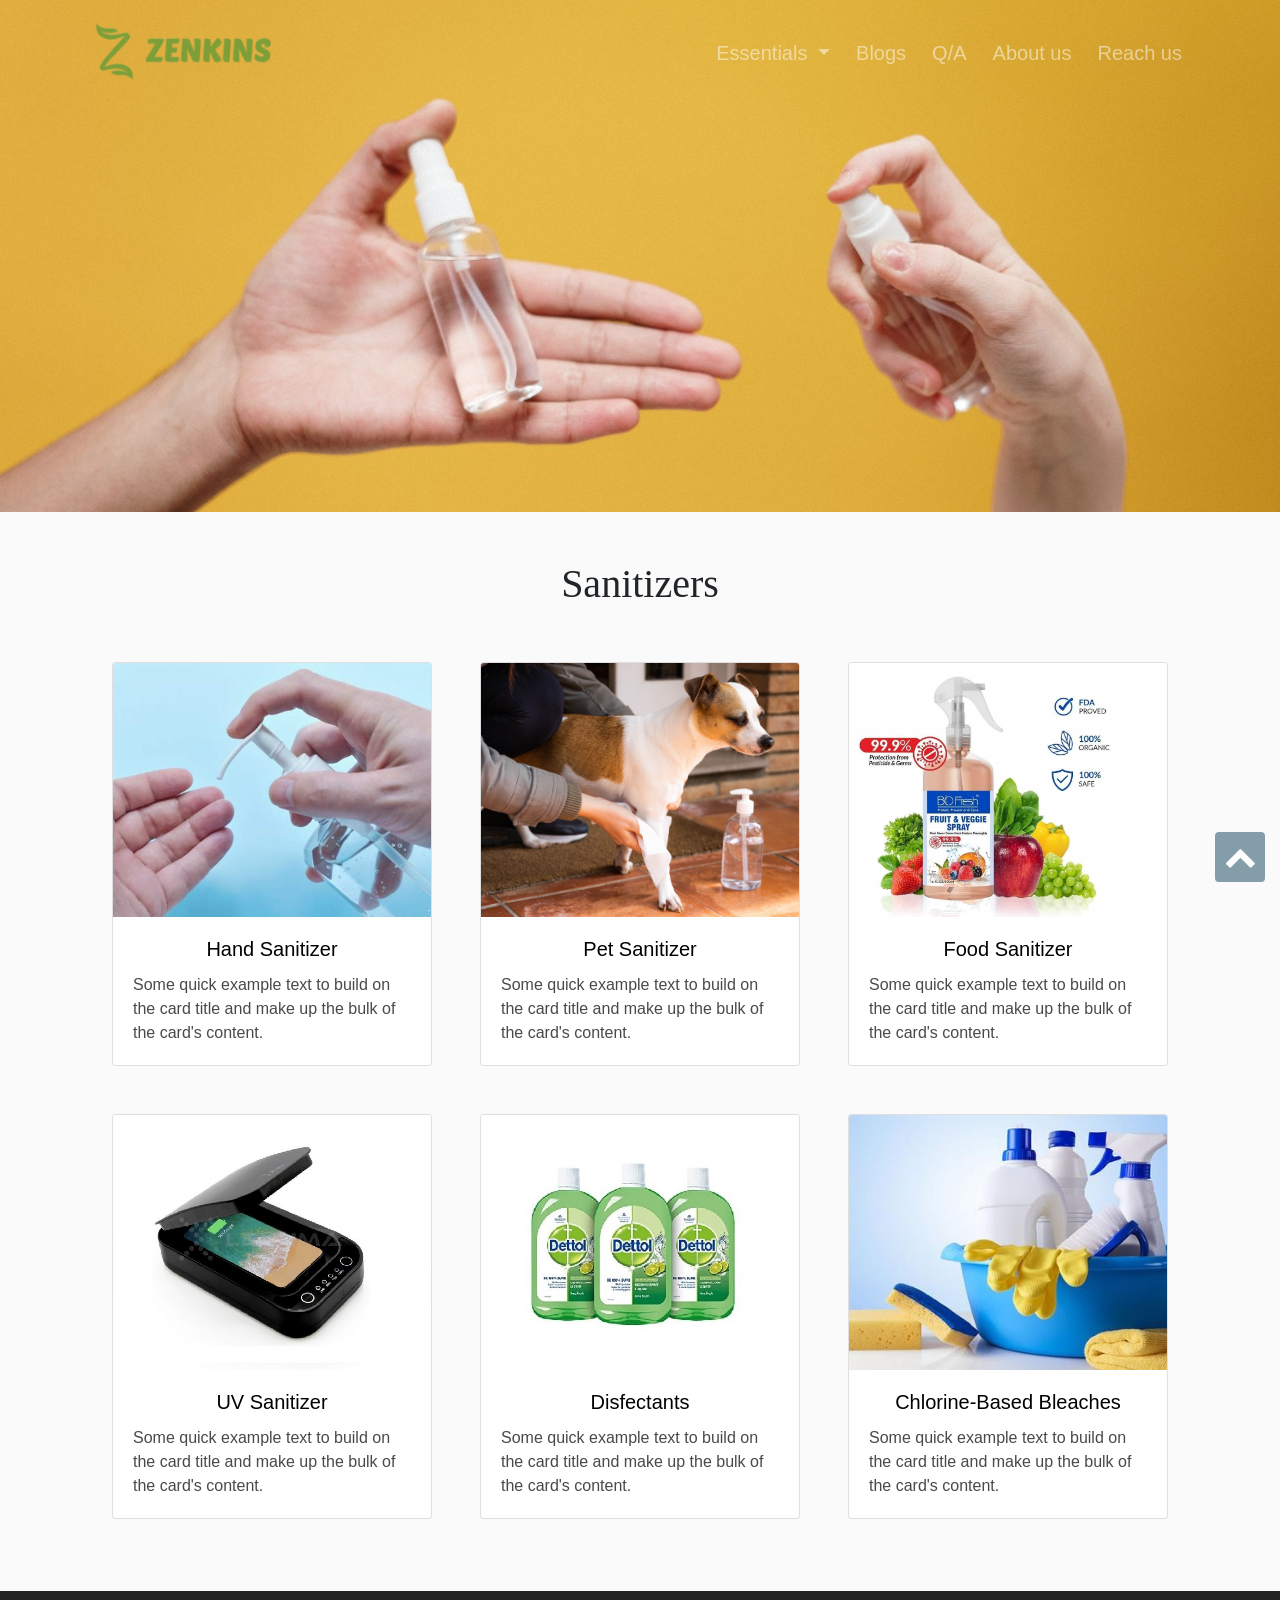
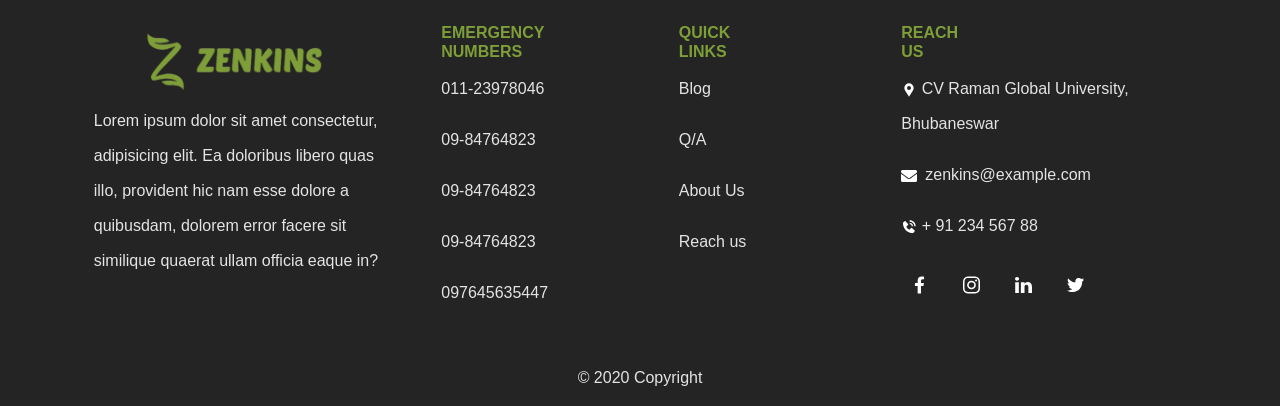
<file: sanitizer.html>
<!DOCTYPE html>
<html lang="en">
<head>
    <meta charset="UTF-8">
    <meta name="viewport" content="width=device-width, initial-scale=1.0">
    <title>Zenkins | Sanitizer</title>
    <link rel="icon" href="img/titleimage.png">

    <link rel="stylesheet" href="css/style.css">
    <!-- <link rel="stylesheet" href="https://maxcdn.bootstrapcdn.com/bootstrap/3.4.1/css/bootstrap.min.css">-->
  <script src="https://ajax.googleapis.com/ajax/libs/jquery/3.5.1/jquery.min.js"></script>
  <!-- <script src="https://maxcdn.bootstrapcdn.com/bootstrap/3.4.1/js/bootstrap.min.js"></script>  -->
  <link rel="stylesheet" href="https://stackpath.bootstrapcdn.com/bootstrap/4.3.1/css/bootstrap.min.css" integrity="sha384-ggOyR0iXCbMQv3Xipma34MD+dH/1fQ784/j6cY/iJTQUOhcWr7x9JvoRxT2MZw1T" crossorigin="anonymous">
<script src="https://stackpath.bootstrapcdn.com/bootstrap/4.3.1/js/bootstrap.min.js" integrity="sha384-JjSmVgyd0p3pXB1rRibZUAYoIIy6OrQ6VrjIEaFf/nJGzIxFDsf4x0xIM+B07jRM" crossorigin="anonymous"></script>
<script src="js/app.js"></script>
<link rel="stylesheet" href="https://maxcdn.bootstrapcdn.com/font-awesome/4.5.0/css/font-awesome.min.css">
</head>
<body>
  <nav class="navbar navbar-expand-lg navbar-dark fixed-top">
    <div class="container">
      <a class="navbar-brand" href="index.html">
            <img src="img/logo.png" alt="">
          </a>
      <button class="navbar-toggler" type="button" data-toggle="collapse" data-target="#navbarResponsive" aria-controls="navbarResponsive" aria-expanded="false" aria-label="Toggle navigation">
            <span class="navbar-toggler-icon"></span>
          </button>
      <div class="collapse navbar-collapse" id="navbarResponsive">
        <ul class="navbar-nav ml-auto">
        
          
          <li class="dropdown nav-item">
            <a class="dropdown-toggle nav-link" data-toggle="dropdown" href="#">Essentials
            <span class="caret"></span></a>
            <ul class="dropdown-menu">
              <li><a href="sanitizer.html">Sanitizer</a></li>
              <li><a href="mask.html">Mask</a></li>
              <li><a href="gloves.html">Gloves</a></li>
              <li><a href="medicines.html">Medicines</a></li>
              <li><a href="instruments.html">Medical Instrument</a></li>
              <li><a href="ppe.html">PPE Kit</a></li>
            </ul>
          </li>
          <li class="nav-item">
            <a class="nav-link" href="index.html#blog">Blogs</a>
          </li>
          <li class="nav-item">
            <a class="nav-link" href="index.html#qna">Q/A</a>
          </li>
          <li class="nav-item ">
            <a class="nav-link" href="about.html">About us
                  
            </a>
          </li>
          <li class="nav-item">
            <a class="nav-link" href="index.html#reachus">Reach us</a>
          </li>
        </ul>
      </div>
    </div>
  </nav>

    <img class="ban1" src="img/sanitizer1.jpg">
 
    <section class=" mt-5 mb-5">
      
              
              <div class="col-xl-12">
                  <h1 class="heading">Sanitizers</h1>
              
              <div class="row">
                
          <div class="card col-xl-3 col-xs-4 col-md-4 col-lg-3 m-4">
            <a href="https://www.amazon.in/s?k=hand+sanitizer&crid=15WSA2DD37Y7X&sprefix=hand+sani%2Caps%2C351&ref=nb_sb_ss_ts-apa-p_1_9" target="_blank">
            <img
              src="img/sanitizer2.jpg"
              class="card-img-top"
              alt="..."
            />
            <div class="card-body">
              <h5 class="card-title">hand sanitizer</h5>
              <p class="card-text">
                Some quick example text to build on the card title and make up the bulk of the
                card's content.
              </p>
            </div>
          </a>
          </div>
          <div class="card col-xl-3 col-xs-4 col-md-4 col-lg-3 m-4">
            <a href="https://www.amazon.in/s?k=pet+sanitizer&crid=DPS1PFGCLNWV&sprefix=pet+san%2Caps%2C331&ref=nb_sb_ss_ts-apa-p_1_7"target="_blank">
            <img
              src="img/sanitizer3.jpg"
              class="card-img-top"
              alt="..."
            />
            <div class="card-body">
              <h5 class="card-title">pet sanitizer</h5>
              <p class="card-text">
                Some quick example text to build on the card title and make up the bulk of the
                card's content.
              </p>
            </div>
          </a>
          </div>
          <div class="card col-xl-3 col-xs-4 col-md-4 col-lg-3 m-4">
            <a href="https://www.amazon.in/s?k=food+sanitizer&crid=3N0DYBGL0MOLG&sprefix=food+s%2Caps%2C409&ref=nb_sb_ss_ts-apa-p_1_6"target="_blank">
            <img
              src="img/sanitizer8.jpg"
              class="card-img-top"
              alt="..."
            />
            <div class="card-body">
              <h5 class="card-title">food sanitizer</h5>
              <p class="card-text">
                Some quick example text to build on the card title and make up the bulk of the
                card's content.
              </p>
            </div>
          </a>
          </div>
          
          <div class="card col-xl-3 col-xs-4 col-md-4 col-lg-3 m-4">
            <a href="https://www.amazon.in/s?k=uv+sanitizer&ref=nb_sb_noss"target="_blank">
            <img
              src="img/sanitizer5.jpg"
              class="card-img-top"
              alt="..."
            />
            <div class="card-body">
              <h5 class="card-title">UV sanitizer</h5>
              <p class="card-text">
                Some quick example text to build on the card title and make up the bulk of the
                card's content.
              </p>
            </div>
          </a>
          </div> 
          <div class="card col-xl-3 col-xs-4 col-md-4 col-lg-3 m-4">
            <a href="https://www.amazon.in/s?k=disinfectants&ref=nb_sb_noss_1"target="_blank">
            <img
              src="img/sanitizer6.jpg"
              class="card-img-top"
              alt="..."
            />
            <div class="card-body">
              <h5 class="card-title">Disfectants</h5>
              <p class="card-text">
                Some quick example text to build on the card title and make up the bulk of the
                card's content.
              </p>
            </div>
          </a>
          </div>
          <div class="card col-xl-3 col-xs-4 col-md-4 col-lg-3 m-4">
            <a href="https://www.amazon.in/s?k=chlorine+cleaner&ref=nb_sb_noss_2"target="_blank">
            <img
              src="img/sanitizer4.jpg"
              class="card-img-top"
              alt="..."
            />
            <div class="card-body">
              <h5 class="card-title">Chlorine-based bleaches</h5>
              <p class="card-text">
                Some quick example text to build on the card title and make up the bulk of the
                card's content.
              </p>
            </div>
          </a>
          </div>
 
  
  
  </div>
  
      </div>
  </section>
  <footer class="myfooter pt-3" style="background-color: #242424;">
        
          
    <!-- Footer Links -->
  <div class="container text-center text-md-left">

    <!-- Grid row -->
    <div class="row mt-3">

      <!-- Grid column -->
      <div class="col-md-3 col-lg-4 col-xl-3 mx-auto mb-4">
        <!-- Content -->
        <div style="text-align: center;"><img src="img/logo.png" style="height: 80px;"></div>
        <p>Lorem ipsum dolor sit amet consectetur, adipisicing elit. Ea doloribus libero quas illo, provident hic nam esse dolore a quibusdam, dolorem error facere sit similique quaerat ullam officia eaque in?</p>

      </div>
      <!-- Grid column -->

      <!-- Grid column -->
      <div class="col-md-2 col-lg-2 col-xl-2 mx-auto mb-4">

        <!-- Links -->
        <h6 class="text-uppercase font-weight-bold">Emergency <br> Numbers</h6>
 
        <p>
          <a href="tel:011-23978046" title="corona helpline">011-23978046</a>
          <p>
            <a href="09-84764823" title="helpline">09-84764823</a> 
         </p>
         <p>
          <a href="09-84764823" title="helpline">09-84764823</a> 
       </p>
       
        <p>
          <a href="09-84764823" title="helpline">09-84764823</a> 
       </p>
        <p>
          <a href="tel:097645635447" title="corona helpline">097645635447</a>    
      </p>

      </div>
      <!-- Grid column -->

      <!-- Grid column -->
      <div class="col-md-3 col-lg-2 col-xl-2 mx-auto mb-4">

        <!-- Links -->
        <h6 class="text-uppercase font-weight-bold"> Quick <br> Links   </h6>
       
       
        <p>
          <a href="index.html#blog">Blog</a>
        </p>
        
        <p>
          <a href="index.html#qna"> Q/A</a>
        </p>
        
        <p>
          <a href="about.html">About Us</a>
        </p>
        <p>
          <a href="index.html#reachus">Reach us</a>
        </p>
      </div>
      <!-- Grid column -->

      <!-- Grid column -->
      <div class="col-md-4 col-lg-3 col-xl-3 mx-auto mb-md-0 mb-4">

        <!-- Links -->
        <h6 class="text-uppercase font-weight-bold">Reach <br> Us</h6>
       
        <p>
          <span class=" mr-0"><svg xmlns="http://www.w3.org/2000/svg" xmlns:xlink="http://www.w3.org/1999/xlink" aria-hidden="true" focusable="false" width="1em" height="1em" style="-ms-transform: rotate(360deg); -webkit-transform: rotate(360deg); transform: rotate(360deg);" preserveAspectRatio="xMidYMid meet" viewBox="0 0 24 24"><path d="M19 9A7 7 0 1 0 5 9c0 1.387.41 2.677 1.105 3.765h-.008C8.457 16.46 12 22 12 22l5.903-9.235h-.007A6.98 6.98 0 0 0 19 9zm-7 3a3 3 0 1 1 0-6a3 3 0 0 1 0 6z" fill="white"/></svg></span> CV Raman Global University, Bhubaneswar</p>
        <p>
          <span class="mr-2"><svg xmlns="http://www.w3.org/2000/svg" xmlns:xlink="http://www.w3.org/1999/xlink" aria-hidden="true" focusable="false" width="1em" height="1em" style="-ms-transform: rotate(360deg); -webkit-transform: rotate(360deg); transform: rotate(360deg);" preserveAspectRatio="xMidYMid meet" viewBox="0 0 512 512"><path d="M502.3 190.8c3.9-3.1 9.7-.2 9.7 4.7V400c0 26.5-21.5 48-48 48H48c-26.5 0-48-21.5-48-48V195.6c0-5 5.7-7.8 9.7-4.7c22.4 17.4 52.1 39.5 154.1 113.6c21.1 15.4 56.7 47.8 92.2 47.6c35.7.3 72-32.8 92.3-47.6c102-74.1 131.6-96.3 154-113.7zM256 320c23.2.4 56.6-29.2 73.4-41.4c132.7-96.3 142.8-104.7 173.4-128.7c5.8-4.5 9.2-11.5 9.2-18.9v-19c0-26.5-21.5-48-48-48H48C21.5 64 0 85.5 0 112v19c0 7.4 3.4 14.3 9.2 18.9c30.6 23.9 40.7 32.4 173.4 128.7c16.8 12.2 50.2 41.8 73.4 41.4z" fill="white"/></svg></span>zenkins@example.com</p>
        <p>
          <span class=" mr-0"><svg xmlns="http://www.w3.org/2000/svg" xmlns:xlink="http://www.w3.org/1999/xlink" aria-hidden="true" focusable="false" width="1em" height="1em" style="-ms-transform: rotate(360deg); -webkit-transform: rotate(360deg); transform: rotate(360deg);" preserveAspectRatio="xMidYMid meet" viewBox="0 0 24 24"><path d="M20 10.999h2C22 5.869 18.127 2 12.99 2v2C17.052 4 20 6.943 20 10.999z" fill="white"/><path d="M13 8c2.103 0 3 .897 3 3h2c0-3.225-1.775-5-5-5v2zm3.422 5.443a1.001 1.001 0 0 0-1.391.043l-2.393 2.461c-.576-.11-1.734-.471-2.926-1.66c-1.192-1.193-1.553-2.354-1.66-2.926l2.459-2.394a1 1 0 0 0 .043-1.391L6.859 3.513a1 1 0 0 0-1.391-.087l-2.17 1.861a1 1 0 0 0-.29.649c-.015.25-.301 6.172 4.291 10.766C11.305 20.707 16.323 21 17.705 21c.202 0 .326-.006.359-.008a.992.992 0 0 0 .648-.291l1.86-2.171a1 1 0 0 0-.086-1.391l-4.064-3.696z" fill="white"/></svg></span> + 91 234 567 88</p>
       
            <div class="d-flex socialiconss social">
              <a href=""> <svg xmlns="http://www.w3.org/2000/svg" xmlns:xlink="http://www.w3.org/1999/xlink" aria-hidden="true" focusable="false" width="2em" height="2em" style="-ms-transform: rotate(360deg); -webkit-transform: rotate(360deg); transform: rotate(360deg);" preserveAspectRatio="xMidYMid meet" viewBox="0 0 32 32"><path d="M23.446 18l.889-5.791h-5.557V8.451c0-1.584.776-3.129 3.265-3.129h2.526V.392S22.277.001 20.085.001c-4.576 0-7.567 2.774-7.567 7.795v4.414H7.431v5.791h5.087v14h6.26v-14z" fill="white"/></svg>
                <a href=""> <svg xmlns="http://www.w3.org/2000/svg" xmlns:xlink="http://www.w3.org/1999/xlink" aria-hidden="true" focusable="false" width="2em" height="2em" style="-ms-transform: rotate(360deg); -webkit-transform: rotate(360deg); transform: rotate(360deg);" preserveAspectRatio="xMidYMid meet" viewBox="0 0 32 32"><path d="M16 0c-4.349 0-4.891.021-6.593.093c-1.709.084-2.865.349-3.885.745a7.847 7.847 0 0 0-2.833 1.849A7.757 7.757 0 0 0 .84 5.52C.444 6.54.179 7.696.095 9.405c-.077 1.703-.093 2.244-.093 6.593s.021 4.891.093 6.593c.084 1.704.349 2.865.745 3.885a7.847 7.847 0 0 0 1.849 2.833a7.757 7.757 0 0 0 2.833 1.849c1.02.391 2.181.661 3.885.745c1.703.077 2.244.093 6.593.093s4.891-.021 6.593-.093c1.704-.084 2.865-.355 3.885-.745a7.847 7.847 0 0 0 2.833-1.849a7.716 7.716 0 0 0 1.849-2.833c.391-1.02.661-2.181.745-3.885c.077-1.703.093-2.244.093-6.593s-.021-4.891-.093-6.593c-.084-1.704-.355-2.871-.745-3.885a7.847 7.847 0 0 0-1.849-2.833A7.716 7.716 0 0 0 26.478.838c-1.02-.396-2.181-.661-3.885-.745C20.89.016 20.349 0 16 0zm0 2.88c4.271 0 4.781.021 6.469.093c1.557.073 2.405.333 2.968.553a4.989 4.989 0 0 1 1.844 1.197a4.931 4.931 0 0 1 1.192 1.839c.22.563.48 1.411.553 2.968c.072 1.688.093 2.199.093 6.469s-.021 4.781-.099 6.469c-.084 1.557-.344 2.405-.563 2.968c-.303.751-.641 1.276-1.199 1.844a5.048 5.048 0 0 1-1.844 1.192c-.556.22-1.416.48-2.979.553c-1.697.072-2.197.093-6.479.093s-4.781-.021-6.48-.099c-1.557-.084-2.416-.344-2.979-.563c-.76-.303-1.281-.641-1.839-1.199c-.563-.563-.921-1.099-1.197-1.844c-.224-.556-.48-1.416-.563-2.979c-.057-1.677-.084-2.197-.084-6.459c0-4.26.027-4.781.084-6.479c.083-1.563.339-2.421.563-2.979c.276-.761.635-1.281 1.197-1.844c.557-.557 1.079-.917 1.839-1.199c.563-.219 1.401-.479 2.964-.557c1.697-.061 2.197-.083 6.473-.083zm0 4.907A8.21 8.21 0 0 0 7.787 16A8.21 8.21 0 0 0 16 24.213A8.21 8.21 0 0 0 24.213 16A8.21 8.21 0 0 0 16 7.787zm0 13.546c-2.948 0-5.333-2.385-5.333-5.333s2.385-5.333 5.333-5.333c2.948 0 5.333 2.385 5.333 5.333S18.948 21.333 16 21.333zM26.464 7.459a1.923 1.923 0 0 1-1.923 1.921a1.919 1.919 0 1 1 0-3.838c1.057 0 1.923.86 1.923 1.917z" fill="white"/></svg></a>
                <a href=""> <svg xmlns="http://www.w3.org/2000/svg" xmlns:xlink="http://www.w3.org/1999/xlink" aria-hidden="true" focusable="false" width="2em" height="2em" style="-ms-transform: rotate(360deg); -webkit-transform: rotate(360deg); transform: rotate(360deg);" preserveAspectRatio="xMidYMid meet" viewBox="0 0 1046.16 1000"><path d="M237.485 1000V325.301H13.229V1000h224.256zM125.386 233.127c78.202 0 126.879-51.809 126.879-116.553C250.808 50.37 203.591-.001 126.87-.001C50.161-.001-.002 50.371-.002 116.574c0 64.747 48.665 116.553 123.924 116.553h1.457zM361.61 1000h224.256V623.215c0-20.165 1.457-40.309 7.379-54.724c16.212-40.289 53.111-82.017 115.06-82.017c81.149 0 113.613 61.872 113.613 152.572v360.949h224.242V613.129c0-207.241-110.636-303.668-258.183-303.668c-120.977 0-174.094 67.622-203.603 113.679h1.497v-97.853H361.615c2.943 63.31 0 674.699 0 674.699z" fill="white"/></svg></a> 
                <a href=""><svg xmlns="http://www.w3.org/2000/svg" xmlns:xlink="http://www.w3.org/1999/xlink" aria-hidden="true" focusable="false" width="2em" height="2em" style="-ms-transform: rotate(360deg); -webkit-transform: rotate(360deg); transform: rotate(360deg);" preserveAspectRatio="xMidYMid meet" viewBox="0 0 1200 1200"><path d="M1200 216.995c-8.026 16.946-22.966 38.351-44.816 64.214s-48.828 48.606-80.937 68.227c.893 7.136 1.562 13.824 2.007 20.067c3.463 96.12-19.561 195.847-51.505 278.93c-61.918 154.473-156.795 278.795-292.308 363.21c-141.314 81.058-305.892 98.298-457.525 83.612C174.25 1083.694 75.033 1050.822 0 988.901c137.233 16.404 265.305-30.28 366.555-105.687c-112.472 2.847-194.191-78.514-232.775-172.575c17.393 4.559 35.588 4.009 52.174 2.677c20.416-1.918 39.796-3.833 58.863-8.026c-71.717-23.139-134.469-65.675-167.224-129.767c-19.213-40.61-27.888-79.282-28.093-123.077c33.605 17.693 74.028 34.937 111.037 33.444c-55.892-47.347-100.7-107.857-109.03-177.258c-5.259-57.866 9.221-110.688 30.101-159.866c83.607 91.885 177.415 167.502 285.618 214.047c73.998 30.302 147.786 46.507 224.081 46.822c-8.807-68.145-1.959-134.05 30.101-189.967c37.73-60.118 92.778-94.998 154.516-112.375c88.337-22.652 174.496 9.345 228.763 70.903c58.521-6.321 114.58-32.283 159.197-58.863c-18.958 57.41-55.874 114.492-109.699 141.806c51.247-9.488 100.149-24.659 145.815-44.144z" fill="white"/></svg></a>  
            </div>
         

      </div>
     

    </div>
   

  </div>
  
  <div class="footer-copyright text-center py-3">© 2020 Copyright
  
  </div>
  

  
 

</footer>
<a id="button"></a>
</body>
</html>
</file>
<file: css/style.css>
*,
*::before,
*::after {
  box-sizing: border-box;
  -webkit-box-sizing: border-box;
}
html{
    scroll-behavior: smooth;
}
body{
    margin: 0;
    padding: 0;
    font-family: sans-serif;
    background-color: #fafafa!important;
   
}
.nav-item{
    font-size: 20px;
    padding: 5px;
}
nav img{
    width: 200px;
}
.dropdown-menu li a{
    padding: 3px 4px 3px 7px ;
    color: rgb(211, 211, 211); ;
    text-decoration: none!important;
}

.dropdown-menu li a:hover{
   
    color: white ;
    text-decoration: none!important;
}
.dropdown-menu{
    background-color:rgba(17, 67, 90, 0.8)!important; 
}
.ban1{
    width: 100%;
    margin: 0;
    padding: 0;
    background-repeat: no-repeat;
    background-size: auto;
    background-size: cover;
    -webkit-background-size: cover;
    -moz-background-size: cover;
    -o-background-size: cover;
    background-size: cover;
    
}
h1{
    text-transform: capitalize;
    font-family:  Georgia, Times, 'Times New Roman', serif;
}
p{
    color: #494949;
}

footer p{
  color:#e4e4e4;
  line-height: 35px;
}
footer a{
text-decoration: none;
color:#e4e4e4;
}
footer a:hover{
    text-decoration: none;
    color: #ffffff;
    }
footer h6{
    color: #7e9e38;
    margin-bottom: 10px;
}
.socialiconss svg{
padding-right: 15px;
}

.col-xl-3,.col-xl-8, .col-xl-4, .col-md-12, .col-lg-6{
    padding: 0px!important;
}

.row{
    justify-content: center;
}
.heading{
    text-align: center;
    margin-bottom: 30px;
}
.card a{
    text-decoration: none;
    color: black;
    -webkit-transition: 0.6s;
    transition: 0.6s;
}

.card a:hover{
    text-decoration: none;
    color: black;
    box-shadow: 0px 20px 30px 0px rgba(0, 27, 94, 0.1);

}
 /* arrow */
 #button {
    display: inline-block;
    background-color: rgba(17, 67, 90);
    width: 50px;
    height: 50px;
    text-align: center;
    border-radius: 4px;
    margin: 10px;
    position: fixed;
    bottom: 8px;
    right: 5px;
    transition: background-color .3s;
    z-index: 1000;
  }
  #button:hover {
    cursor: pointer;
    background-color: #333;
  }
  #button:active {
    background-color: #555555;
  
}
#button::after {
  content: "\f077";
  font-family: FontAwesome;
  font-weight: normal;
  font-style: normal;
  font-size: 2em;
  line-height: 50px;
  color: #fff;
}
 /* arrow end */




.card-title{
    text-align: center;
    text-transform: capitalize;
}
.social{
    text-align: center;
}
.social svg{
   margin: 10px;
}
#more {display: none;}
.underline{
    background-color: rgb(191, 191, 191);
    height: 1px;
    margin-top: 20px;
    margin-bottom: 40px;
    border-radius: 50%;
}
.mybut{
    background-color: #7e9e38;
    border-radius: 5px;
    color:rgb(211, 211, 211);
    border: none;
    padding: 10px;
}
.mybut:hover, .mybut.focus{
    color: white;
    border: none;
}
.panel-heading{
    background-color: rgba(17, 67, 90, 0.9);

    font-size: 20px;
    color: white;
    text-decoration: none;
  
    
}
.panel-default a:hover{
    text-decoration: none!important;
}
.panel-title{
    padding: 5px 5px 5px 15px;
    box-shadow: 0px 2px 3px 0px rgba(0, 0, 0, 0.672);
}
.navback{
    background-color: rgba(17, 67, 90, 0.8);
    
}
.gapp{
  background-color: #fff;
    margin: 15px;
    -webkit-transition: 0.6s;
    transition: 0.6s;

}
.gapp:hover{
    margin: 15px;
    box-shadow: 0px 20px 30px 0px rgba(0, 27, 94, 0.1);
}
.visithere{
    color:  #7e9e38;
}
.visithere:hover{
    color: rgba(17, 67, 90, 0.8);
   
}
.qa{
    
  background: linear-gradient(
      rgba(255, 255, 255, 0.7),
      rgba(255, 255, 255, 0.7)
    ),
    url("../img/qa2.jpg");
  background-position: center;
  background-size: cover;
  background-attachment: fixed;
  background-repeat: no-repeat;
  position: relative;
}
.panel-body p{
    font-weight: 500;
}
.footer-copyright{
    color:  #e4e4e4;}

.covid-data-table-wrapper {
        overflow-y: auto;
        height: 350px;}
.covid-data-table-wrapper > table > thead th {
        position: sticky;
        top: 0;
        box-shadow: 0 0 0 1px #343a40;
      }
      
.covid-data-table-wrapper > table > thead th[sortable] {
        cursor: pointer;
        white-space: nowrap;
      }
      ::-webkit-scrollbar {
        width: 10px;
      }
      
      /* Track */
      ::-webkit-scrollbar-track {
        background: #f1f1f1; 
      }
       
      /* Handle */
      ::-webkit-scrollbar-thumb {
        background: rgba(17, 67, 90, 0.9);
      }
      
      /* Handle on hover */
      ::-webkit-scrollbar-thumb:hover {
        background: #7e9e38
      }
      .aboutimage{
        transition: transform 1s;
        
      }
.aboutimage:hover{
 -ms-transform: scale(1.3); 
 -webkit-transform: scale(1.3); 
 transform: scale(1.3); 
  
      }
 .aboutzoom{
        overflow: hidden;
 }
 .container {
  position: relative;
  width: 100%;
  max-width: 400px;
}

.image {
  display: block;
  width: 100%;
  height: auto;
}

.overlay {
  position: absolute;
  top: 0;
  bottom: 0;
  left: 0;
  right: 0;
  height: 100%;
  width: 100%;
  opacity: 0;
  transition: .3s ease;
  background-color: rgba(17, 67, 90, 0.6);}

.container:hover .overlay {
  opacity: 1;
}
.icon {
  color: rgb(182, 182, 182);
  font-size: 50px;
  position: absolute;
  top: 50%;
  left: 50%;
  transform: translate(-50%, -50%);
  -ms-transform: translate(-50%, -50%);
  text-align: center;}
</file>
